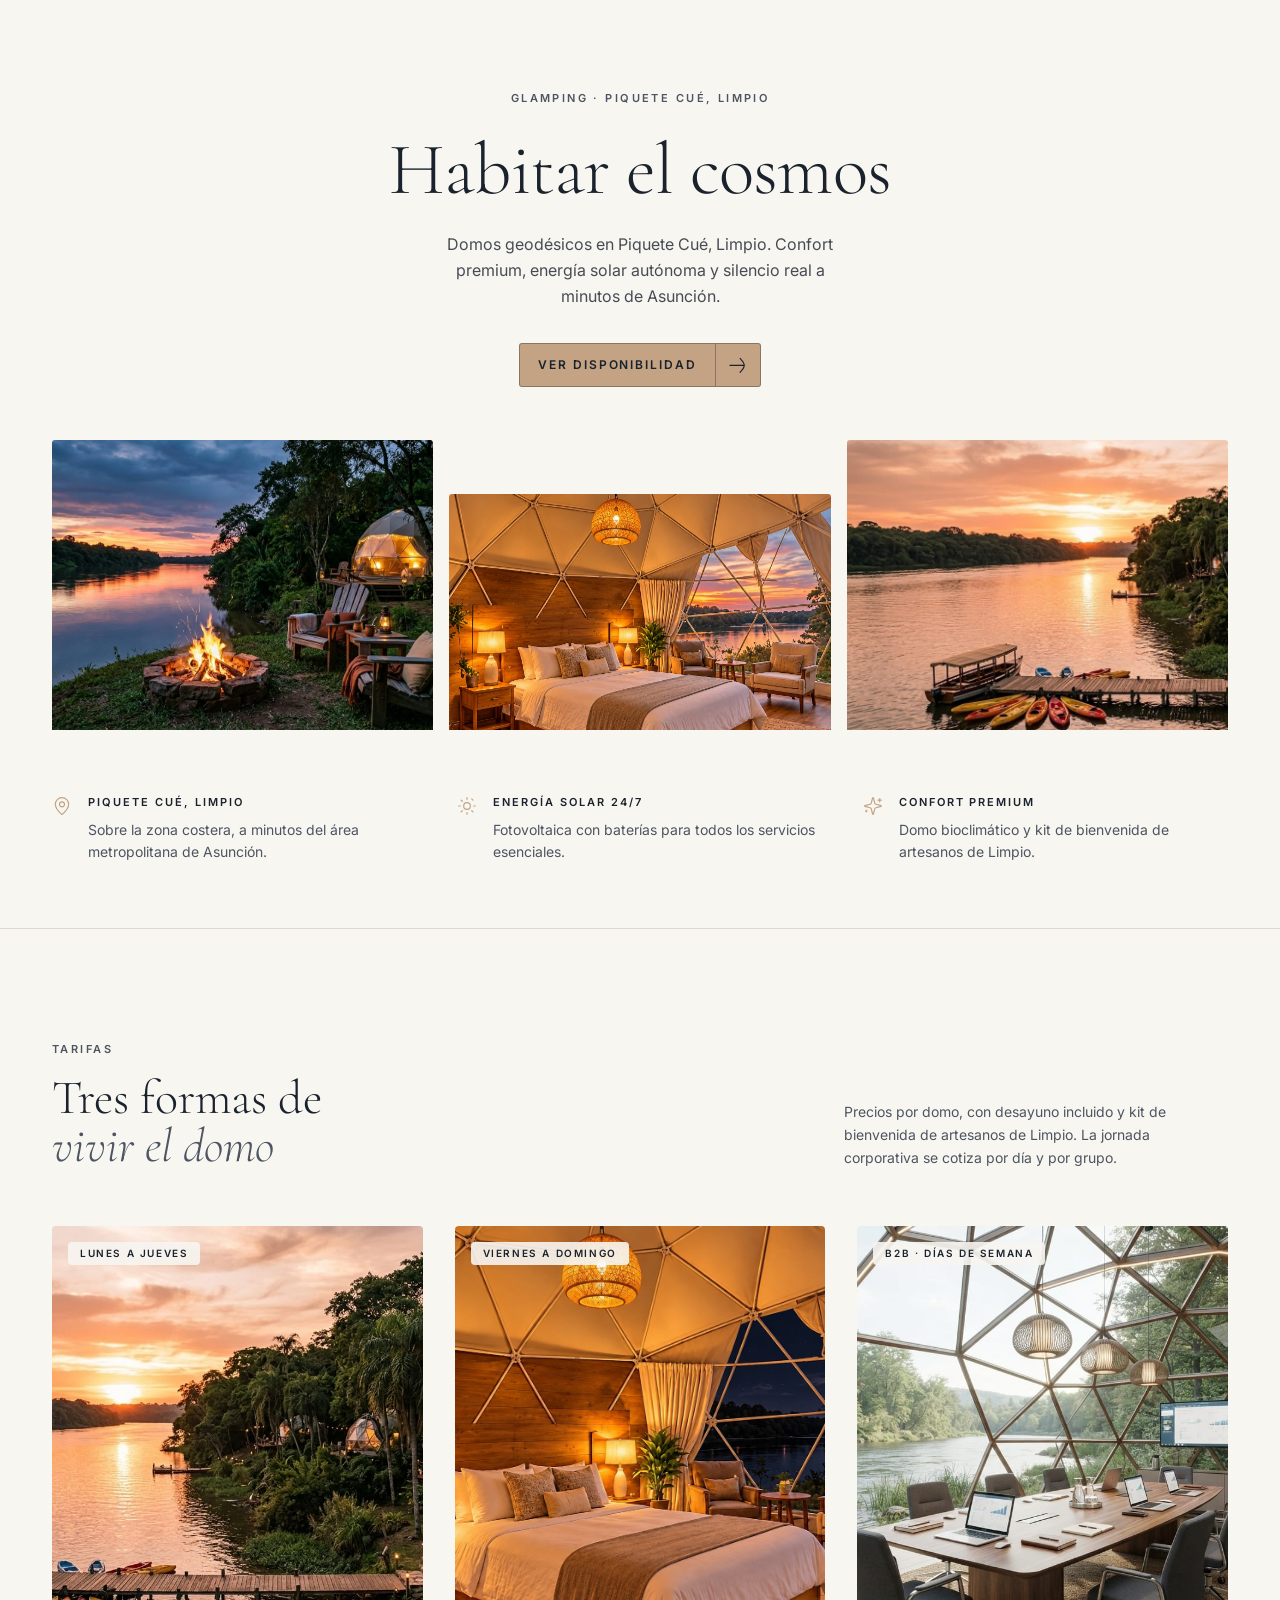
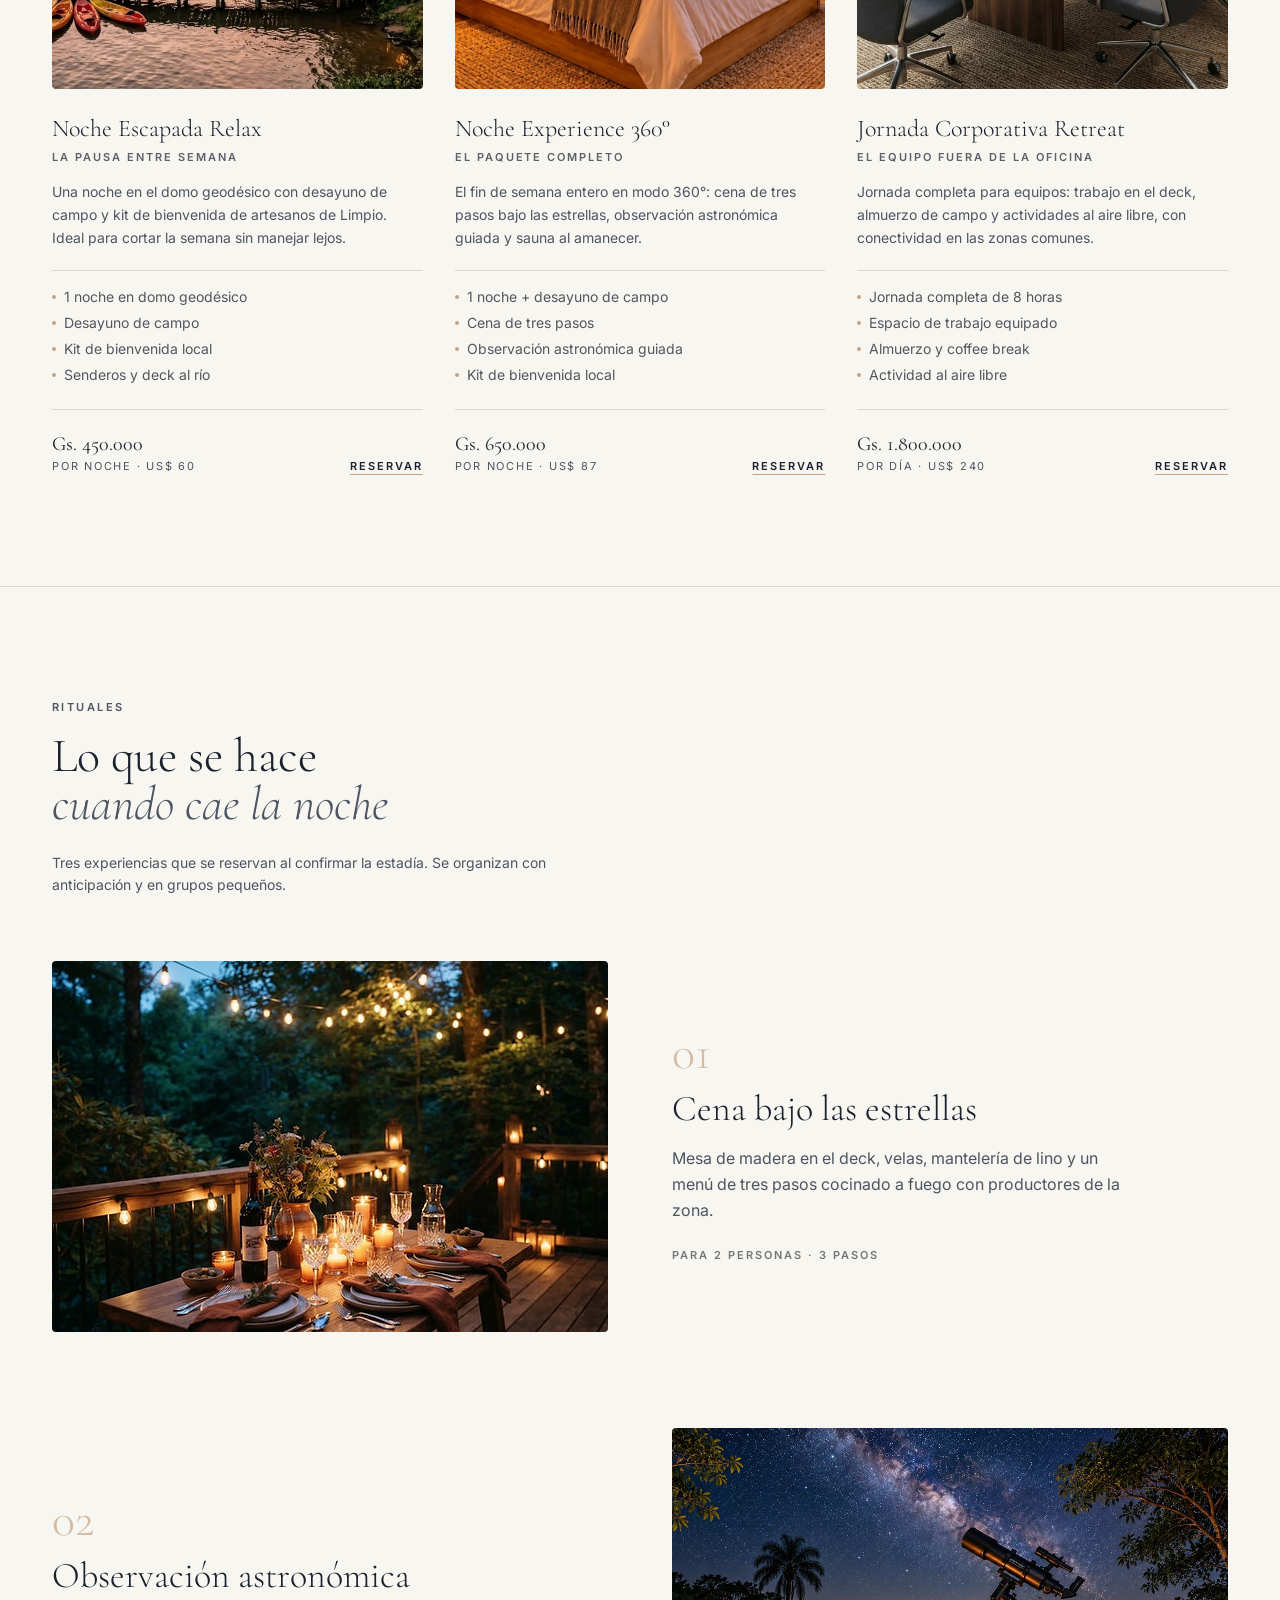
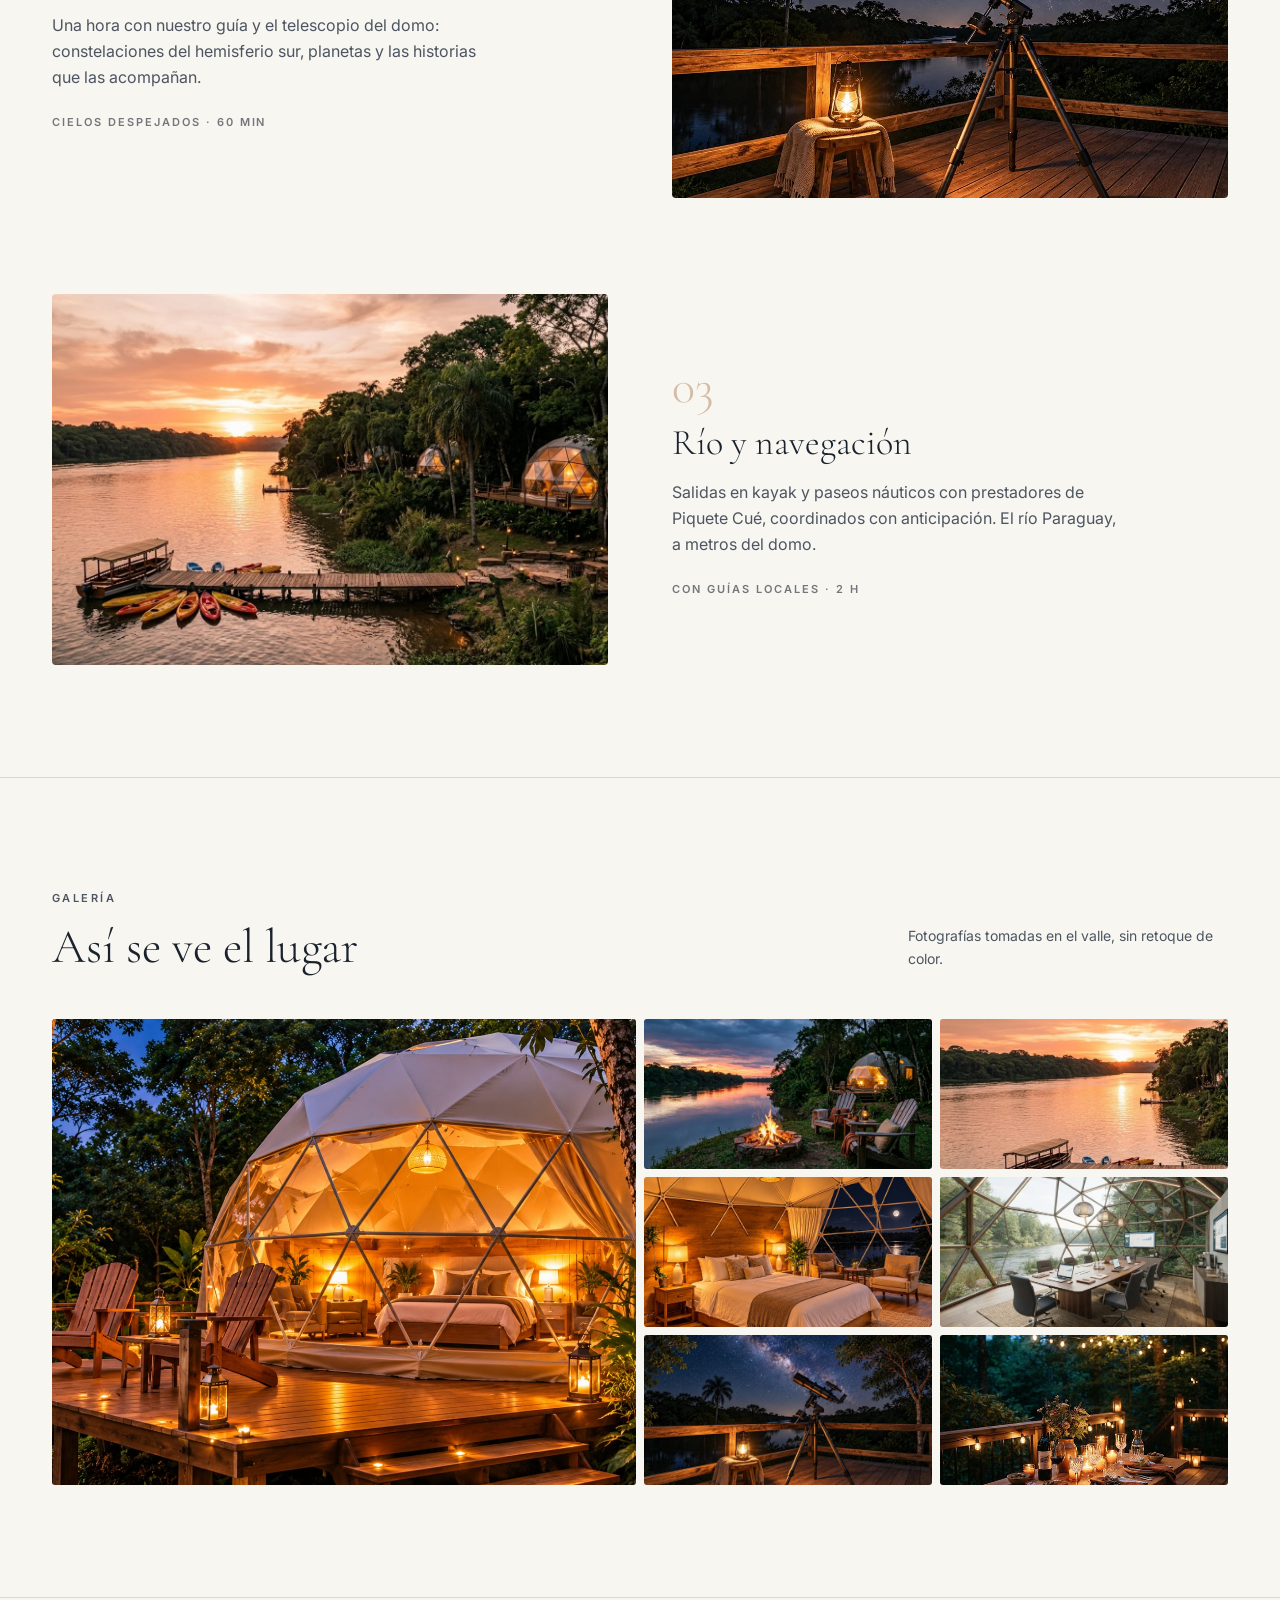
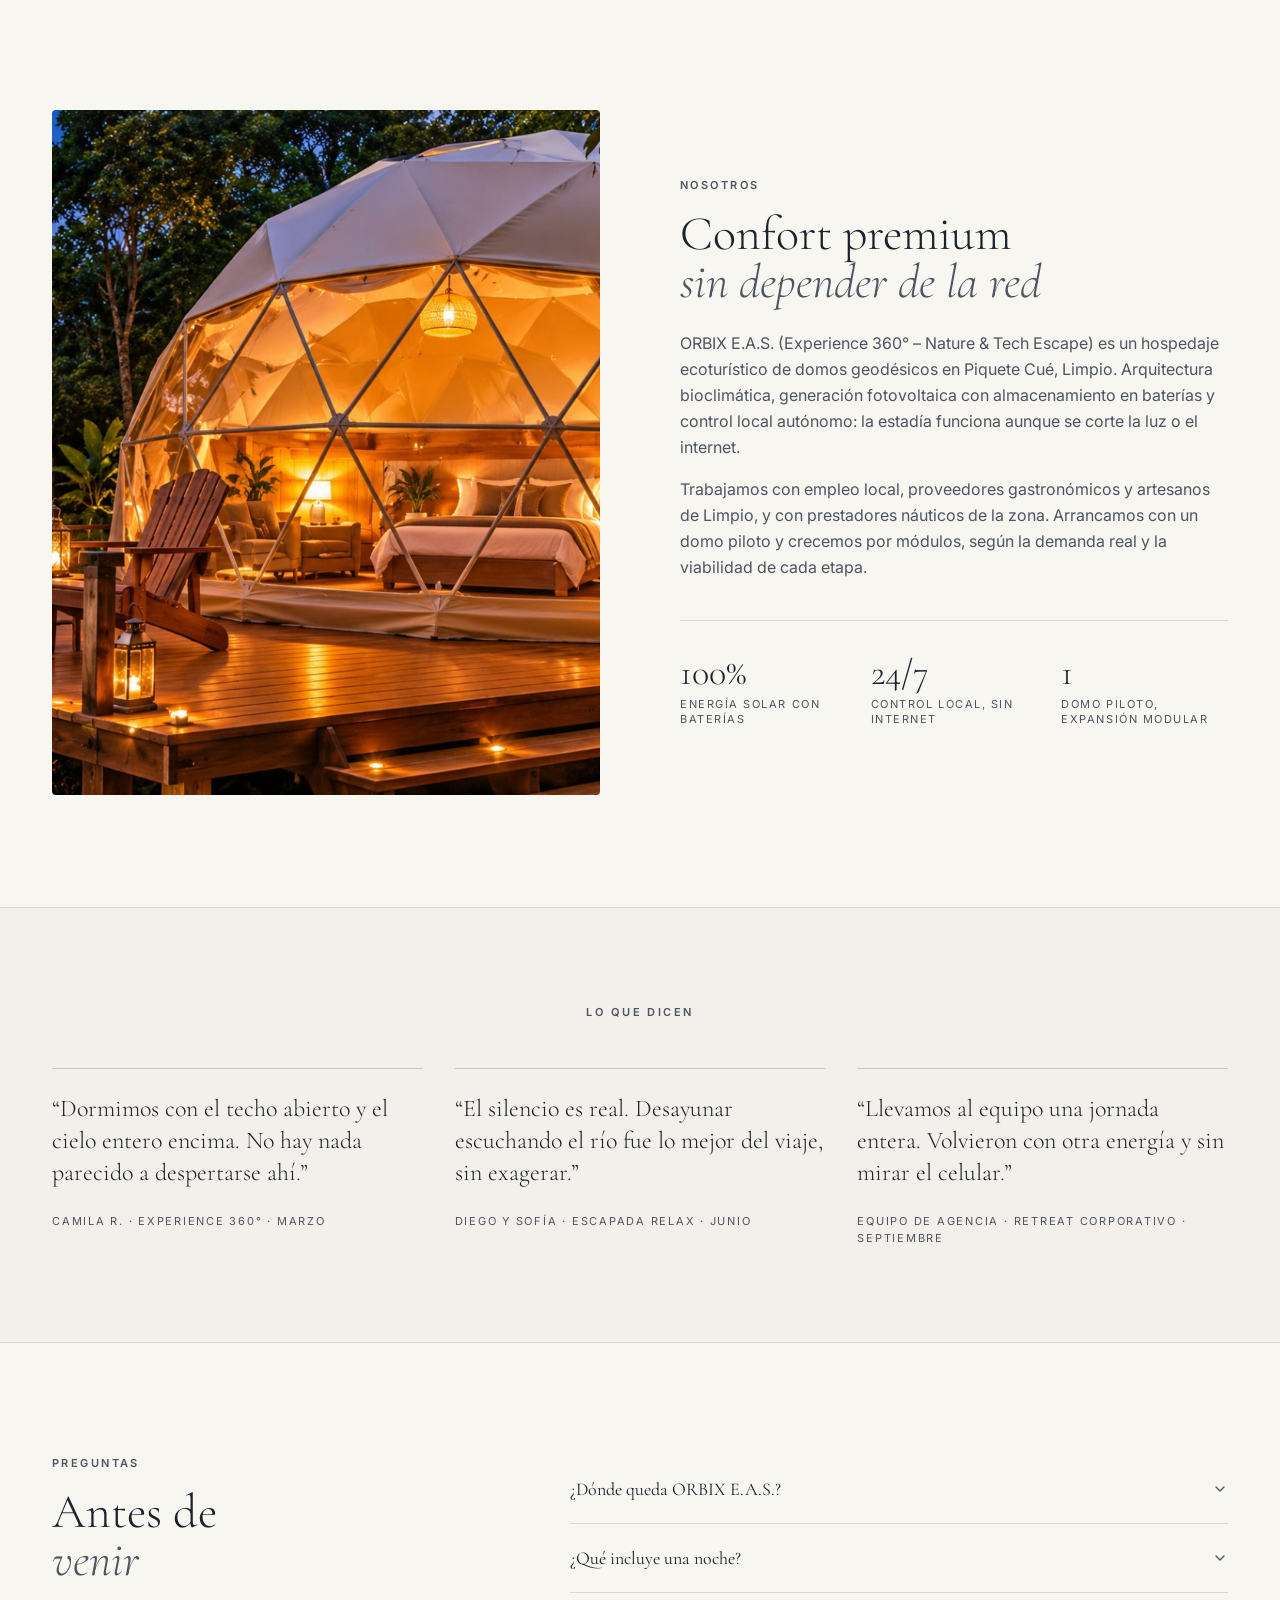
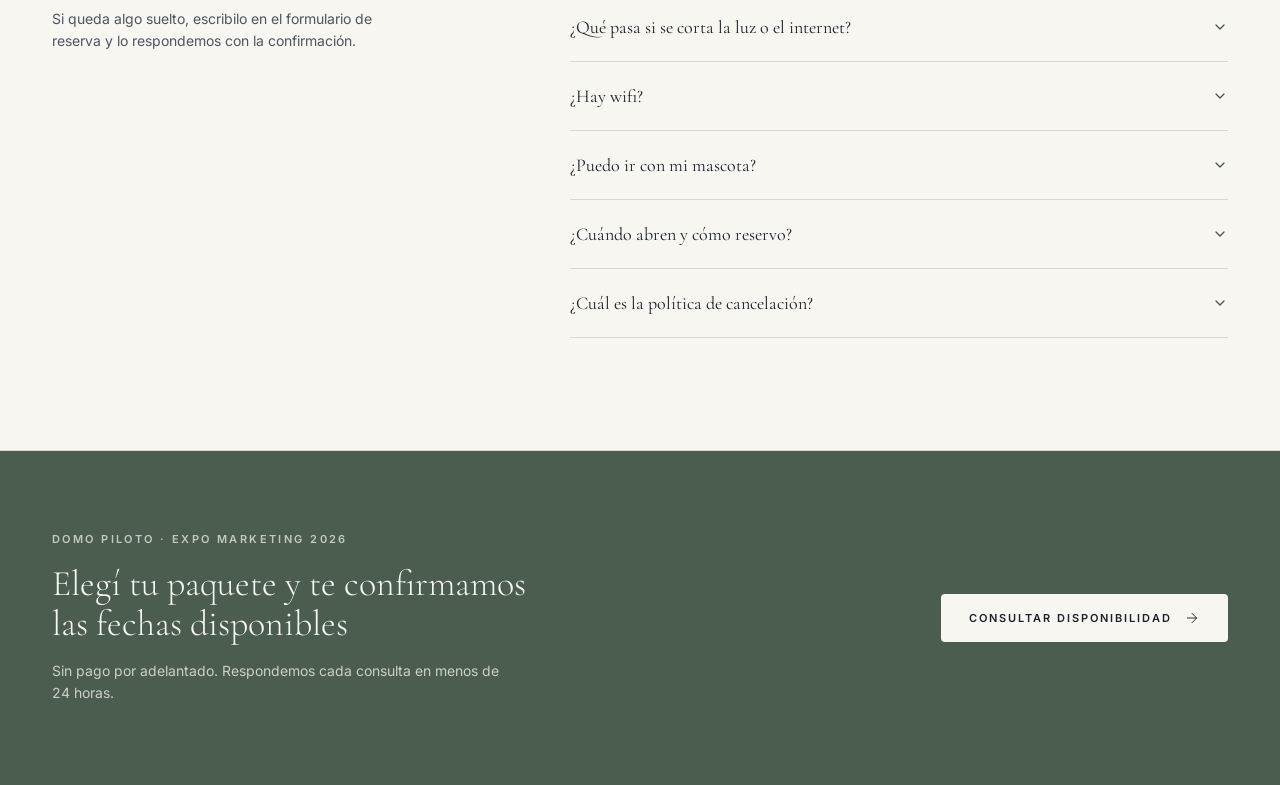
<file: index.html>
<!DOCTYPE html>
<html lang="es">
<head>
<meta charset="utf-8">
<meta name="viewport" content="width=device-width, initial-scale=1">
<title>ORBIX E.A.S. · Glamping en Piquete Cué, Limpio</title>
<meta name="description" content="Hospedaje ecoturístico en domos geodésicos en Piquete Cué, Limpio. Confort premium, energía solar autónoma y silencio a minutos de Asunción.">
<link rel="stylesheet" href="./ORBIX E.A.S. · Glamping en Piquete Cué, Limpio_files/index-BHN_kKSe.css">
<link rel="stylesheet" href="./ORBIX E.A.S. · Glamping en Piquete Cué, Limpio_files/routes-N5KJ4MRd.css">
<style>
  details.faq summary { cursor: pointer; list-style: none; }
  details.faq summary::-webkit-details-marker { display: none; }
  details.faq[open] summary svg { transform: rotate(180deg); }
  details.faq summary svg { transition: transform .2s ease; }
  .hs5-gallery { height: auto; align-items: start; overflow: visible; }
  .hs5-photo { align-self: start; }
  .hs5-photo-frame { height: clamp(220px, 24vw, 290px); }
  .hs5-img { object-fit: cover; object-position: center; }
  .orbix-gallery { display: grid; grid-template-columns: repeat(2, minmax(0, 1fr)); grid-auto-rows: 120px; gap: 8px; }
  .orbix-gallery > div { overflow: hidden; border-radius: 3px; background: hsl(var(--muted)); }
  .orbix-gallery img { width: 100%; height: 100%; object-fit: cover; display: block; }
  .orbix-gallery .tile-large { grid-column: span 2; grid-row: span 2; }
  @media (min-width: 640px) { .orbix-gallery { grid-template-columns: repeat(3, minmax(0, 1fr)); grid-auto-rows: 130px; } .orbix-gallery .tile-large { grid-column: span 1; grid-row: span 3; } }
  @media (min-width: 900px) { .orbix-gallery { grid-template-columns: repeat(4, minmax(0, 1fr)); grid-auto-rows: 150px; } .orbix-gallery .tile-large { grid-column: span 2; grid-row: span 3; } }
</style>
</head>
<body>

<section class="hs5-section hs5-anim" aria-label="Orbix EAS">
  <div class="hs5-inner">
    <div class="hs5-head">
      <p class="hs5-eyebrow">Glamping · Piquete Cué, Limpio</p>
      <h1 class="hs5-title">Habitar el cosmos</h1>
      <p class="hs5-sub">Domos geodésicos en Piquete Cué, Limpio. Confort premium, energía solar autónoma y silencio real a minutos de Asunción.</p>
      <a href="#reservas" class="hs5-btn">
        <span class="hs5-btn-label">Ver disponibilidad</span>
        <span class="hs5-btn-divider" aria-hidden="true"></span>
        <span class="hs5-btn-arrow" aria-hidden="true">
          <svg viewBox="0 0 17.4 17.4" fill="none" xmlns="http://www.w3.org/2000/svg" width="18" height="18">
            <path d="M11.3517 1.52148L14.1053 4.6806C15.9753 6.82906 15.9753 10.3126 14.1053 12.4611L11.3517 15.6202" stroke="currentColor" stroke-width="1.2" stroke-linecap="round" stroke-miterlimit="10" opacity="0.97"/>
            <path d="M15.5039 8.62988L1.07414 8.62988" stroke="currentColor" stroke-width="1.2" stroke-linecap="round" stroke-miterlimit="10"/>
          </svg>
        </span>
      </a>
    </div>
    <div class="hs5-gallery">
      <div class="hs5-photo hs5-photo--1"><figure class="hs5-photo-frame"><img class="hs5-img" src="./ORBIX E.A.S. · Glamping en Piquete Cué, Limpio_files/1.jpeg" alt="Domo geodésico iluminado en el bosque al anochecer"></figure></div>
      <div class="hs5-photo hs5-photo--2"><figure class="hs5-photo-frame"><img class="hs5-img" src="./ORBIX E.A.S. · Glamping en Piquete Cué, Limpio_files/2.jpeg" alt="Interior del domo con cama king frente al bosque"></figure></div>
      <div class="hs5-photo hs5-photo--3"><figure class="hs5-photo-frame"><img class="hs5-img" src="./ORBIX E.A.S. · Glamping en Piquete Cué, Limpio_files/3.jpeg" alt="Fogón de piedra y tazas de cerámica al atardecer"></figure></div>
    </div>
  </div>
</section>

<section class="border-b border-border">
  <div class="container-orbix grid gap-10 py-14 sm:grid-cols-3 md:py-16">
    <div class="flex gap-4">
      <svg class="mt-0.5 h-5 w-5 shrink-0 text-accent" viewBox="0 0 24 24" fill="none" stroke="currentColor" stroke-width="1.4" stroke-linecap="round" stroke-linejoin="round"><path d="M20 10c0 4.993-5.539 10.193-7.399 11.799a1 1 0 0 1-1.202 0C9.539 20.193 4 14.993 4 10a8 8 0 0 1 16 0"/><circle cx="12" cy="10" r="3"/></svg>
      <div>
        <p class="font-body text-[11px] font-semibold uppercase tracking-[0.18em] text-foreground">Piquete Cué, Limpio</p>
        <p class="mt-2 text-sm leading-relaxed text-muted-foreground">Sobre la zona costera, a minutos del área metropolitana de Asunción.</p>
      </div>
    </div>
    <div class="flex gap-4">
      <svg class="mt-0.5 h-5 w-5 shrink-0 text-accent" viewBox="0 0 24 24" fill="none" stroke="currentColor" stroke-width="1.4" stroke-linecap="round" stroke-linejoin="round"><circle cx="12" cy="12" r="4"/><path d="M12 2v2"/><path d="M12 20v2"/><path d="m4.93 4.93 1.41 1.41"/><path d="m17.66 17.66 1.41 1.41"/><path d="M2 12h2"/><path d="M20 12h2"/><path d="m6.34 17.66-1.41 1.41"/><path d="m19.07 4.93-1.41-1.41"/></svg>
      <div>
        <p class="font-body text-[11px] font-semibold uppercase tracking-[0.18em] text-foreground">Energía solar 24/7</p>
        <p class="mt-2 text-sm leading-relaxed text-muted-foreground">Fotovoltaica con baterías para todos los servicios esenciales.</p>
      </div>
    </div>
    <div class="flex gap-4">
      <svg class="mt-0.5 h-5 w-5 shrink-0 text-accent" viewBox="0 0 24 24" fill="none" stroke="currentColor" stroke-width="1.4" stroke-linecap="round" stroke-linejoin="round"><path d="M9.937 15.5A2 2 0 0 0 8.5 14.063l-6.135-1.582a.5.5 0 0 1 0-.962L8.5 9.936A2 2 0 0 0 9.937 8.5l1.582-6.135a.5.5 0 0 1 .963 0L14.063 8.5A2 2 0 0 0 15.5 9.937l6.135 1.581a.5.5 0 0 1 0 .964L15.5 14.063a2 2 0 0 0-1.437 1.437l-1.582 6.135a.5.5 0 0 1-.963 0z"/><path d="M20 3v4"/><path d="M22 5h-4"/><path d="M4 17v2"/><path d="M5 18H3"/></svg>
      <div>
        <p class="font-body text-[11px] font-semibold uppercase tracking-[0.18em] text-foreground">Confort premium</p>
        <p class="mt-2 text-sm leading-relaxed text-muted-foreground">Domo bioclimático y kit de bienvenida de artesanos de Limpio.</p>
      </div>
    </div>
  </div>
</section>

<section id="tarifas" class="scroll-mt-24 border-b border-border">
  <div class="container-orbix py-20 md:py-28">
    <div class="flex flex-col gap-6 md:flex-row md:items-end md:justify-between">
      <div class="max-w-xl">
        <p class="eyebrow">Tarifas</p>
        <h2 class="mt-4 font-heading text-4xl font-light leading-tight md:text-5xl">Tres formas de<span class="block italic text-muted-foreground">vivir el domo</span></h2>
      </div>
      <p class="max-w-sm text-sm leading-relaxed text-muted-foreground">Precios por domo, con desayuno incluido y kit de bienvenida de artesanos de Limpio. La jornada corporativa se cotiza por día y por grupo.</p>
    </div>

    <div class="mt-14 grid gap-10 md:grid-cols-3 md:gap-8">

      <article class="group flex flex-col">
        <div class="relative overflow-hidden rounded-sm bg-muted">
          <img class="aspect-[4/5] w-full object-cover transition-transform duration-700 group-hover:scale-[1.03]" src="./ORBIX E.A.S. · Glamping en Piquete Cué, Limpio_files/1-2.jpeg" alt="Noche Escapada Relax en ORBIX E.A.S.">
          <span class="absolute left-4 top-4 rounded-sm bg-background/90 px-3 py-1 font-body text-[10px] font-semibold uppercase tracking-[0.16em] text-foreground">Lunes a jueves</span>
        </div>
        <h3 class="mt-6 font-heading text-2xl font-light">Noche Escapada Relax</h3>
        <p class="mt-1 font-body text-[11px] font-semibold uppercase tracking-[0.18em] text-accent-foreground/70">La pausa entre semana</p>
        <p class="mt-4 text-sm leading-relaxed text-muted-foreground">Una noche en el domo geodésico con desayuno de campo y kit de bienvenida de artesanos de Limpio. Ideal para cortar la semana sin manejar lejos.</p>
        <ul class="mt-5 space-y-1.5 border-t border-border pt-4 text-sm text-foreground/75">
          <li class="flex items-center gap-2"><span class="h-1 w-1 rounded-full bg-accent"></span>1 noche en domo geodésico</li>
          <li class="flex items-center gap-2"><span class="h-1 w-1 rounded-full bg-accent"></span>Desayuno de campo</li>
          <li class="flex items-center gap-2"><span class="h-1 w-1 rounded-full bg-accent"></span>Kit de bienvenida local</li>
          <li class="flex items-center gap-2"><span class="h-1 w-1 rounded-full bg-accent"></span>Senderos y deck al río</li>
        </ul>
        <div class="mt-auto flex items-end justify-between border-t border-border pt-5 md:mt-6">
          <div><p class="font-heading text-xl">Gs. 450.000</p><p class="text-[11px] uppercase tracking-[0.16em] text-muted-foreground">por noche · US$ 60</p></div>
          <a href="#reservas" class="font-body text-[11px] font-semibold uppercase tracking-[0.18em] text-foreground underline decoration-accent decoration-1 underline-offset-4 hover:text-primary">Reservar</a>
        </div>
      </article>

      <article class="group flex flex-col">
        <div class="relative overflow-hidden rounded-sm bg-muted">
          <img class="aspect-[4/5] w-full object-cover transition-transform duration-700 group-hover:scale-[1.03]" src="./ORBIX E.A.S. · Glamping en Piquete Cué, Limpio_files/2-2.jpeg" alt="Noche Experience 360° en ORBIX E.A.S.">
          <span class="absolute left-4 top-4 rounded-sm bg-background/90 px-3 py-1 font-body text-[10px] font-semibold uppercase tracking-[0.16em] text-foreground">Viernes a domingo</span>
        </div>
        <h3 class="mt-6 font-heading text-2xl font-light">Noche Experience 360°</h3>
        <p class="mt-1 font-body text-[11px] font-semibold uppercase tracking-[0.18em] text-accent-foreground/70">El paquete completo</p>
        <p class="mt-4 text-sm leading-relaxed text-muted-foreground">El fin de semana entero en modo 360°: cena de tres pasos bajo las estrellas, observación astronómica guiada y sauna al amanecer.</p>
        <ul class="mt-5 space-y-1.5 border-t border-border pt-4 text-sm text-foreground/75">
          <li class="flex items-center gap-2"><span class="h-1 w-1 rounded-full bg-accent"></span>1 noche + desayuno de campo</li>
          <li class="flex items-center gap-2"><span class="h-1 w-1 rounded-full bg-accent"></span>Cena de tres pasos</li>
          <li class="flex items-center gap-2"><span class="h-1 w-1 rounded-full bg-accent"></span>Observación astronómica guiada</li>
          <li class="flex items-center gap-2"><span class="h-1 w-1 rounded-full bg-accent"></span>Kit de bienvenida local</li>
        </ul>
        <div class="mt-auto flex items-end justify-between border-t border-border pt-5 md:mt-6">
          <div><p class="font-heading text-xl">Gs. 650.000</p><p class="text-[11px] uppercase tracking-[0.16em] text-muted-foreground">por noche · US$ 87</p></div>
          <a href="#reservas" class="font-body text-[11px] font-semibold uppercase tracking-[0.18em] text-foreground underline decoration-accent decoration-1 underline-offset-4 hover:text-primary">Reservar</a>
        </div>
      </article>

      <article class="group flex flex-col">
        <div class="relative overflow-hidden rounded-sm bg-muted">
          <img class="aspect-[4/5] w-full object-cover transition-transform duration-700 group-hover:scale-[1.03]" src="./ORBIX E.A.S. · Glamping en Piquete Cué, Limpio_files/3-2.jpeg" alt="Jornada Corporativa Retreat en ORBIX E.A.S.">
          <span class="absolute left-4 top-4 rounded-sm bg-background/90 px-3 py-1 font-body text-[10px] font-semibold uppercase tracking-[0.16em] text-foreground">B2B · días de semana</span>
        </div>
        <h3 class="mt-6 font-heading text-2xl font-light">Jornada Corporativa Retreat</h3>
        <p class="mt-1 font-body text-[11px] font-semibold uppercase tracking-[0.18em] text-accent-foreground/70">El equipo fuera de la oficina</p>
        <p class="mt-4 text-sm leading-relaxed text-muted-foreground">Jornada completa para equipos: trabajo en el deck, almuerzo de campo y actividades al aire libre, con conectividad en las zonas comunes.</p>
        <ul class="mt-5 space-y-1.5 border-t border-border pt-4 text-sm text-foreground/75">
          <li class="flex items-center gap-2"><span class="h-1 w-1 rounded-full bg-accent"></span>Jornada completa de 8 horas</li>
          <li class="flex items-center gap-2"><span class="h-1 w-1 rounded-full bg-accent"></span>Espacio de trabajo equipado</li>
          <li class="flex items-center gap-2"><span class="h-1 w-1 rounded-full bg-accent"></span>Almuerzo y coffee break</li>
          <li class="flex items-center gap-2"><span class="h-1 w-1 rounded-full bg-accent"></span>Actividad al aire libre</li>
        </ul>
        <div class="mt-auto flex items-end justify-between border-t border-border pt-5 md:mt-6">
          <div><p class="font-heading text-xl">Gs. 1.800.000</p><p class="text-[11px] uppercase tracking-[0.16em] text-muted-foreground">por día · US$ 240</p></div>
          <a href="#reservas" class="font-body text-[11px] font-semibold uppercase tracking-[0.18em] text-foreground underline decoration-accent decoration-1 underline-offset-4 hover:text-primary">Reservar</a>
        </div>
      </article>

    </div>
  </div>
</section>

<section id="experiencias" class="scroll-mt-24 border-b border-border">
  <div class="container-orbix py-20 md:py-28">
    <div class="max-w-xl">
      <p class="eyebrow">Rituales</p>
      <h2 class="mt-4 font-heading text-4xl font-light leading-tight md:text-5xl">Lo que se hace<span class="block italic text-muted-foreground">cuando cae la noche</span></h2>
      <p class="mt-6 text-sm leading-relaxed text-muted-foreground">Tres experiencias que se reservan al confirmar la estadía. Se organizan con anticipación y en grupos pequeños.</p>
    </div>

    <div class="mt-16 space-y-16 md:space-y-24">

      <div class="grid items-center gap-8 md:grid-cols-2 md:gap-16">
        <div class="overflow-hidden rounded-sm bg-muted"><img class="aspect-[3/2] w-full object-cover" src="./ORBIX E.A.S. · Glamping en Piquete Cué, Limpio_files/972a2d8d2_generated_image(1).png" alt="Cena bajo las estrellas"></div>
        <div>
          <p class="font-heading text-5xl font-light text-accent/70">01</p>
          <h3 class="mt-3 font-heading text-3xl font-light md:text-4xl">Cena bajo las estrellas</h3>
          <p class="mt-4 max-w-md text-base leading-relaxed text-muted-foreground">Mesa de madera en el deck, velas, mantelería de lino y un menú de tres pasos cocinado a fuego con productores de la zona.</p>
          <p class="mt-6 font-body text-[11px] font-semibold uppercase tracking-[0.18em] text-foreground/60">Para 2 personas · 3 pasos</p>
        </div>
      </div>

      <div class="grid items-center gap-8 md:grid-cols-2 md:gap-16 md:[&>*:first-child]:order-2">
        <div class="overflow-hidden rounded-sm bg-muted"><img class="aspect-[3/2] w-full object-cover" src="./ORBIX E.A.S. · Glamping en Piquete Cué, Limpio_files/1-3.jpeg" alt="Observación astronómica"></div>
        <div>
          <p class="font-heading text-5xl font-light text-accent/70">02</p>
          <h3 class="mt-3 font-heading text-3xl font-light md:text-4xl">Observación astronómica</h3>
          <p class="mt-4 max-w-md text-base leading-relaxed text-muted-foreground">Una hora con nuestro guía y el telescopio del domo: constelaciones del hemisferio sur, planetas y las historias que las acompañan.</p>
          <p class="mt-6 font-body text-[11px] font-semibold uppercase tracking-[0.18em] text-foreground/60">Cielos despejados · 60 min</p>
        </div>
      </div>

      <div class="grid items-center gap-8 md:grid-cols-2 md:gap-16">
        <div class="overflow-hidden rounded-sm bg-muted"><img class="aspect-[3/2] w-full object-cover" src="./ORBIX E.A.S. · Glamping en Piquete Cué, Limpio_files/2-3.jpeg" alt="Río y navegación"></div>
        <div>
          <p class="font-heading text-5xl font-light text-accent/70">03</p>
          <h3 class="mt-3 font-heading text-3xl font-light md:text-4xl">Río y navegación</h3>
          <p class="mt-4 max-w-md text-base leading-relaxed text-muted-foreground">Salidas en kayak y paseos náuticos con prestadores de Piquete Cué, coordinados con anticipación. El río Paraguay, a metros del domo.</p>
          <p class="mt-6 font-body text-[11px] font-semibold uppercase tracking-[0.18em] text-foreground/60">Con guías locales · 2 h</p>
        </div>
      </div>

    </div>
  </div>
</section>

<section id="galeria" class="scroll-mt-24 border-b border-border">
  <div class="container-orbix py-20 md:py-28">
    <div class="flex flex-col gap-4 sm:flex-row sm:items-end sm:justify-between">
      <div>
        <p class="eyebrow">Galería</p>
        <h2 class="mt-4 font-heading text-4xl font-light md:text-5xl">Así se ve el lugar</h2>
      </div>
      <p class="max-w-xs text-sm leading-relaxed text-muted-foreground">Fotografías tomadas en el valle, sin retoque de color.</p>
    </div>
    <div class="mt-12 orbix-gallery">
      <div class="tile-large"><img src="./ORBIX E.A.S. · Glamping en Piquete Cué, Limpio_files/1-4.jpeg" alt="Vista principal del domo geodésico en el valle"></div>
      <div class="tile"><img src="./ORBIX E.A.S. · Glamping en Piquete Cué, Limpio_files/1.jpeg" alt="Domo geodésico iluminado en el bosque al anochecer"></div>
      <div class="tile"><img src="./ORBIX E.A.S. · Glamping en Piquete Cué, Limpio_files/3.jpeg" alt="Fogón de piedra y tazas de cerámica al atardecer"></div>
      <div class="tile"><img src="./ORBIX E.A.S. · Glamping en Piquete Cué, Limpio_files/2-2.jpeg" alt="Interior del domo"></div>
      <div class="tile"><img src="./ORBIX E.A.S. · Glamping en Piquete Cué, Limpio_files/3-2.jpeg" alt="Detalle del fogón y el bosque"></div>
      <div class="tile"><img src="./ORBIX E.A.S. · Glamping en Piquete Cué, Limpio_files/1-3.jpeg" alt="Paisaje del valle"></div>
      <div class="tile"><img src="./ORBIX E.A.S. · Glamping en Piquete Cué, Limpio_files/972a2d8d2_generated_image(1).png" alt="Cena bajo las estrellas"></div>
    </div>
  </div>
</section>

<section id="nosotros" class="scroll-mt-24 border-b border-border">
  <div class="container-orbix grid items-center gap-12 py-20 md:grid-cols-2 md:gap-20 md:py-28">
    <div class="overflow-hidden rounded-sm bg-muted"><img class="aspect-[4/5] w-full object-cover" src="./ORBIX E.A.S. · Glamping en Piquete Cué, Limpio_files/1-4.jpeg" alt="Vista aérea del predio en Piquete Cué, Limpio"></div>
    <div>
      <p class="eyebrow">Nosotros</p>
      <h2 class="mt-4 font-heading text-4xl font-light leading-tight md:text-5xl">Confort premium<span class="block italic text-muted-foreground">sin depender de la red</span></h2>
      <div class="mt-6 space-y-4 text-base leading-relaxed text-muted-foreground">
        <p>ORBIX E.A.S. (Experience 360° – Nature &amp; Tech Escape) es un hospedaje ecoturístico de domos geodésicos en Piquete Cué, Limpio. Arquitectura bioclimática, generación fotovoltaica con almacenamiento en baterías y control local autónomo: la estadía funciona aunque se corte la luz o el internet.</p>
        <p>Trabajamos con empleo local, proveedores gastronómicos y artesanos de Limpio, y con prestadores náuticos de la zona. Arrancamos con un domo piloto y crecemos por módulos, según la demanda real y la viabilidad de cada etapa.</p>
      </div>
      <div class="mt-10 grid grid-cols-3 gap-6 border-t border-border pt-8">
        <div><p class="font-heading text-3xl font-light md:text-4xl">100%</p><p class="mt-1 text-[11px] uppercase leading-snug tracking-[0.14em] text-muted-foreground">energía solar con baterías</p></div>
        <div><p class="font-heading text-3xl font-light md:text-4xl">24/7</p><p class="mt-1 text-[11px] uppercase leading-snug tracking-[0.14em] text-muted-foreground">control local, sin internet</p></div>
        <div><p class="font-heading text-3xl font-light md:text-4xl">1</p><p class="mt-1 text-[11px] uppercase leading-snug tracking-[0.14em] text-muted-foreground">domo piloto, expansión modular</p></div>
      </div>
    </div>
  </div>
</section>

<section class="border-b border-border bg-secondary/40">
  <div class="container-orbix py-20 md:py-24">
    <p class="eyebrow text-center">Lo que dicen</p>
    <div class="mt-12 grid gap-8 md:grid-cols-3">
      <figure class="flex flex-col border-t border-accent/60 pt-6"><blockquote class="font-heading text-xl font-light leading-snug text-foreground md:text-2xl">“Dormimos con el techo abierto y el cielo entero encima. No hay nada parecido a despertarse ahí.”</blockquote><figcaption class="mt-6 text-[11px] uppercase tracking-[0.16em] text-muted-foreground">Camila R. · Experience 360° · marzo</figcaption></figure>
      <figure class="flex flex-col border-t border-accent/60 pt-6"><blockquote class="font-heading text-xl font-light leading-snug text-foreground md:text-2xl">“El silencio es real. Desayunar escuchando el río fue lo mejor del viaje, sin exagerar.”</blockquote><figcaption class="mt-6 text-[11px] uppercase tracking-[0.16em] text-muted-foreground">Diego y Sofía · Escapada Relax · junio</figcaption></figure>
      <figure class="flex flex-col border-t border-accent/60 pt-6"><blockquote class="font-heading text-xl font-light leading-snug text-foreground md:text-2xl">“Llevamos al equipo una jornada entera. Volvieron con otra energía y sin mirar el celular.”</blockquote><figcaption class="mt-6 text-[11px] uppercase tracking-[0.16em] text-muted-foreground">Equipo de agencia · Retreat corporativo · septiembre</figcaption></figure>
    </div>
  </div>
</section>

<section id="preguntas" class="scroll-mt-24 border-b border-border">
  <div class="container-orbix grid gap-12 py-20 md:grid-cols-[0.8fr_1.2fr] md:gap-20 md:py-28">
    <div>
      <p class="eyebrow">Preguntas</p>
      <h2 class="mt-4 font-heading text-4xl font-light leading-tight md:text-5xl">Antes de<span class="block italic text-muted-foreground">venir</span></h2>
      <p class="mt-6 max-w-xs text-sm leading-relaxed text-muted-foreground">Si queda algo suelto, escribilo en el formulario de reserva y lo respondemos con la confirmación.</p>
    </div>
    <div class="w-full">
      <details class="faq border-b border-border"><summary class="flex flex-1 items-center justify-between py-5 text-left font-heading text-lg font-normal"><span>¿Dónde queda ORBIX E.A.S.?</span><svg class="h-4 w-4 shrink-0 text-muted-foreground" viewBox="0 0 24 24" fill="none" stroke="currentColor" stroke-width="2" stroke-linecap="round" stroke-linejoin="round"><path d="m6 9 6 6 6-6"/></svg></summary><p class="pb-5 text-sm leading-relaxed text-muted-foreground">En Piquete Cué, Limpio, Departamento Central, sobre la zona costera. Está a minutos del área metropolitana de Asunción: la idea es escaparse sin hacer un viaje largo.</p></details>
      <details class="faq border-b border-border"><summary class="flex flex-1 items-center justify-between py-5 text-left font-heading text-lg font-normal"><span>¿Qué incluye una noche?</span><svg class="h-4 w-4 shrink-0 text-muted-foreground" viewBox="0 0 24 24" fill="none" stroke="currentColor" stroke-width="2" stroke-linecap="round" stroke-linejoin="round"><path d="m6 9 6 6 6-6"/></svg></summary><p class="pb-5 text-sm leading-relaxed text-muted-foreground">El domo geodésico, desayuno de campo, kit de bienvenida con productos de artesanos de Limpio, ropa de cama y toallas, y acceso a los senderos y al deck. Las experiencias dependen del paquete elegido.</p></details>
      <details class="faq border-b border-border"><summary class="flex flex-1 items-center justify-between py-5 text-left font-heading text-lg font-normal"><span>¿Qué pasa si se corta la luz o el internet?</span><svg class="h-4 w-4 shrink-0 text-muted-foreground" viewBox="0 0 24 24" fill="none" stroke="currentColor" stroke-width="2" stroke-linecap="round" stroke-linejoin="round"><path d="m6 9 6 6 6-6"/></svg></summary><p class="pb-5 text-sm leading-relaxed text-muted-foreground">Nada. El complejo funciona con generación fotovoltaica y almacenamiento en baterías, y el control de iluminación, climatización y accesos es local: no depende de internet ni de la red pública.</p></details>
      <details class="faq border-b border-border"><summary class="flex flex-1 items-center justify-between py-5 text-left font-heading text-lg font-normal"><span>¿Hay wifi?</span><svg class="h-4 w-4 shrink-0 text-muted-foreground" viewBox="0 0 24 24" fill="none" stroke="currentColor" stroke-width="2" stroke-linecap="round" stroke-linejoin="round"><path d="m6 9 6 6 6-6"/></svg></summary><p class="pb-5 text-sm leading-relaxed text-muted-foreground">Sí, en las zonas comunes. Los domos están pensados para desconectar: la señal es baja y no llega a todos lados.</p></details>
      <details class="faq border-b border-border"><summary class="flex flex-1 items-center justify-between py-5 text-left font-heading text-lg font-normal"><span>¿Puedo ir con mi mascota?</span><svg class="h-4 w-4 shrink-0 text-muted-foreground" viewBox="0 0 24 24" fill="none" stroke="currentColor" stroke-width="2" stroke-linecap="round" stroke-linejoin="round"><path d="m6 9 6 6 6-6"/></svg></summary><p class="pb-5 text-sm leading-relaxed text-muted-foreground">Consultanos al reservar y lo coordinamos según la ocupación del domo. Pedimos que no suba a la cama y que esté acompañada en todo momento.</p></details>
      <details class="faq border-b border-border"><summary class="flex flex-1 items-center justify-between py-5 text-left font-heading text-lg font-normal"><span>¿Cuándo abren y cómo reservo?</span><svg class="h-4 w-4 shrink-0 text-muted-foreground" viewBox="0 0 24 24" fill="none" stroke="currentColor" stroke-width="2" stroke-linecap="round" stroke-linejoin="round"><path d="m6 9 6 6 6-6"/></svg></summary><p class="pb-5 text-sm leading-relaxed text-muted-foreground">Presentamos el domo piloto en Expo Marketing 2026. Las consultas que llegan por el sitio se confirman por orden de recepción y te avisamos apenas haya fechas disponibles.</p></details>
      <details class="faq border-b border-border"><summary class="flex flex-1 items-center justify-between py-5 text-left font-heading text-lg font-normal"><span>¿Cuál es la política de cancelación?</span><svg class="h-4 w-4 shrink-0 text-muted-foreground" viewBox="0 0 24 24" fill="none" stroke="currentColor" stroke-width="2" stroke-linecap="round" stroke-linejoin="round"><path d="m6 9 6 6 6-6"/></svg></summary><p class="pb-5 text-sm leading-relaxed text-muted-foreground">Sin cargo hasta 7 días antes de la llegada. Dentro de esos 7 días, ofrecemos cambiar la fecha una vez dentro de los siguientes 6 meses.</p></details>
    </div>
  </div>
</section>

<section id="reservas" class="bg-primary text-primary-foreground">
  <div class="container-orbix flex flex-col items-start gap-8 py-16 md:flex-row md:items-center md:justify-between md:py-20">
    <div>
      <p class="font-body text-[11px] font-semibold uppercase tracking-[0.22em] text-primary-foreground/70">Domo piloto · Expo Marketing 2026</p>
      <h2 class="mt-4 max-w-lg font-heading text-3xl font-light leading-tight md:text-4xl">Elegí tu paquete y te confirmamos las fechas disponibles</h2>
      <p class="mt-4 max-w-md text-sm leading-relaxed text-primary-foreground/75">Sin pago por adelantado. Respondemos cada consulta en menos de 24 horas.</p>
    </div>
    <a href="#tarifas" class="inline-flex items-center gap-3 rounded-sm bg-background px-7 py-4 font-body text-[11px] font-semibold uppercase tracking-[0.18em] text-foreground transition-colors hover:bg-accent hover:text-accent-foreground">Consultar disponibilidad<svg class="h-4 w-4" viewBox="0 0 24 24" fill="none" stroke="currentColor" stroke-width="1.4" stroke-linecap="round" stroke-linejoin="round"><path d="M5 12h14"/><path d="m12 5 7 7-7 7"/></svg></a>
  </div>
</section>

</body>
</html>
</file>
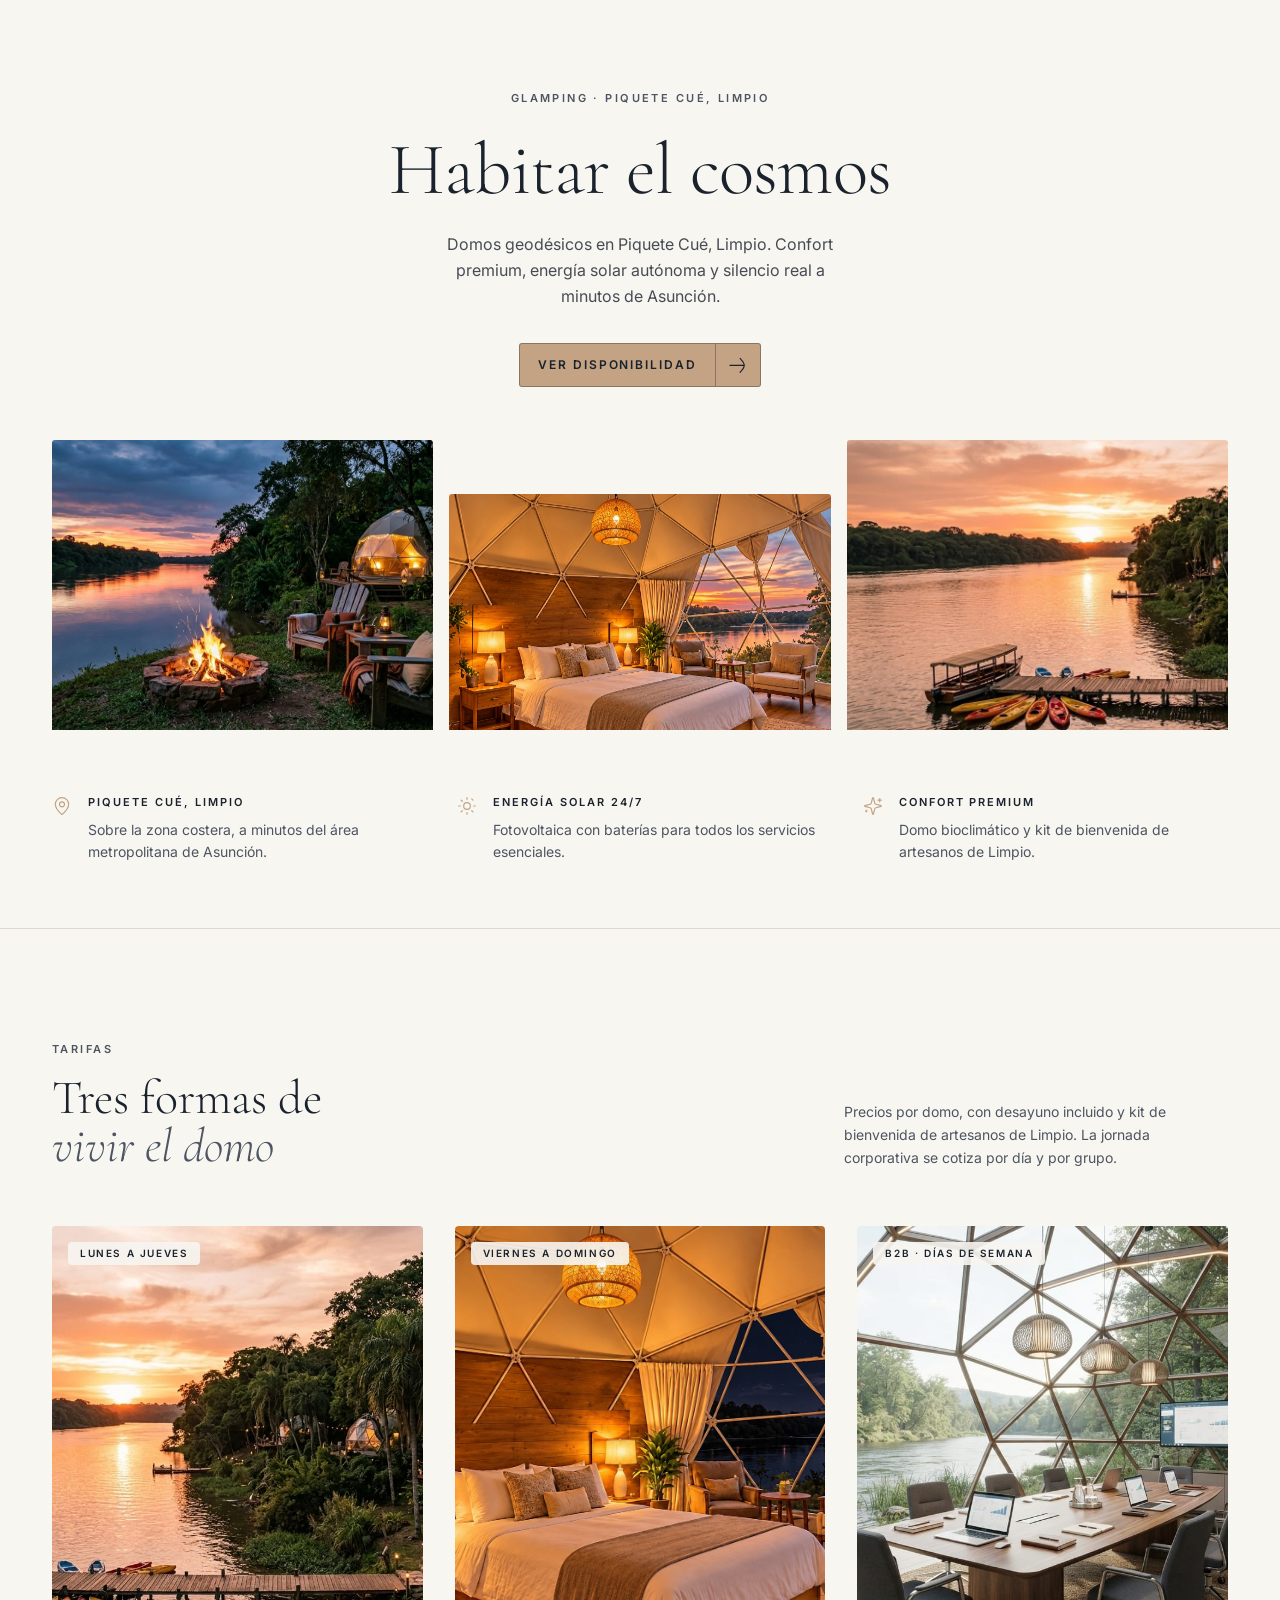
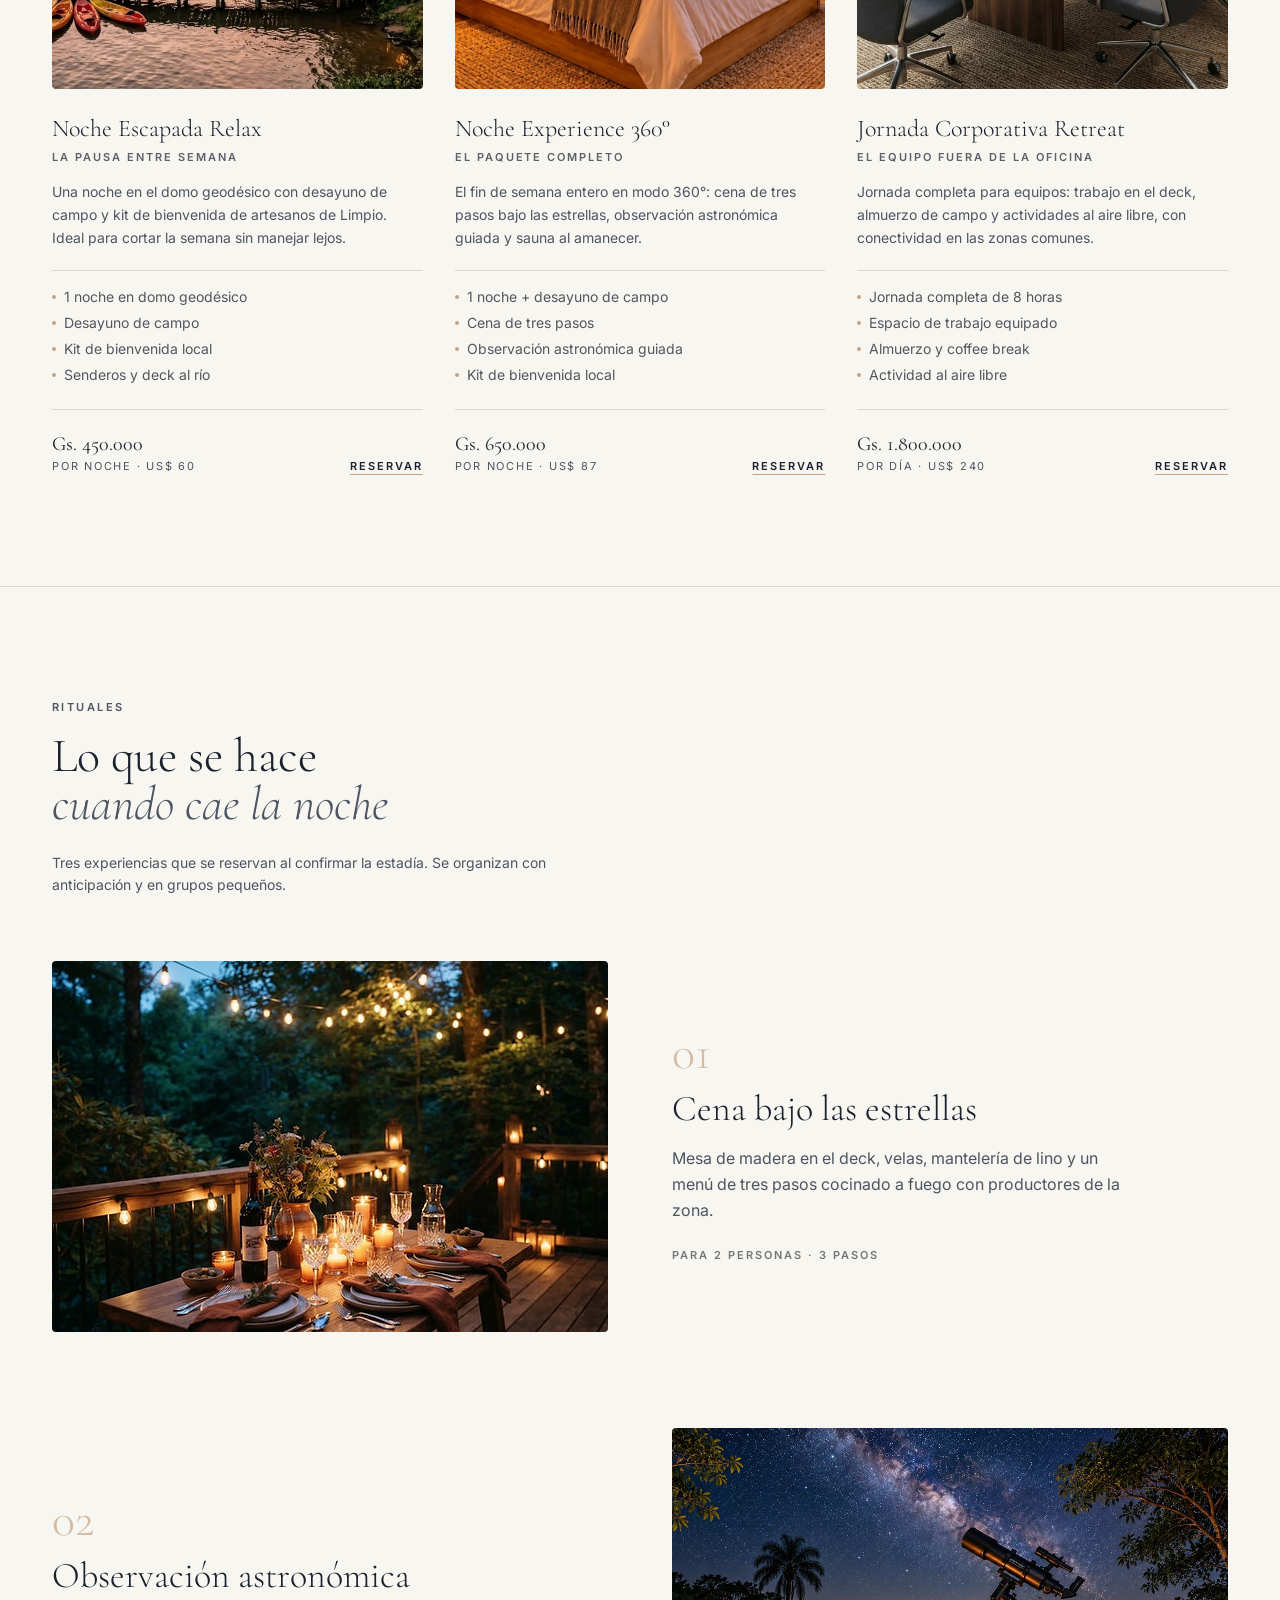
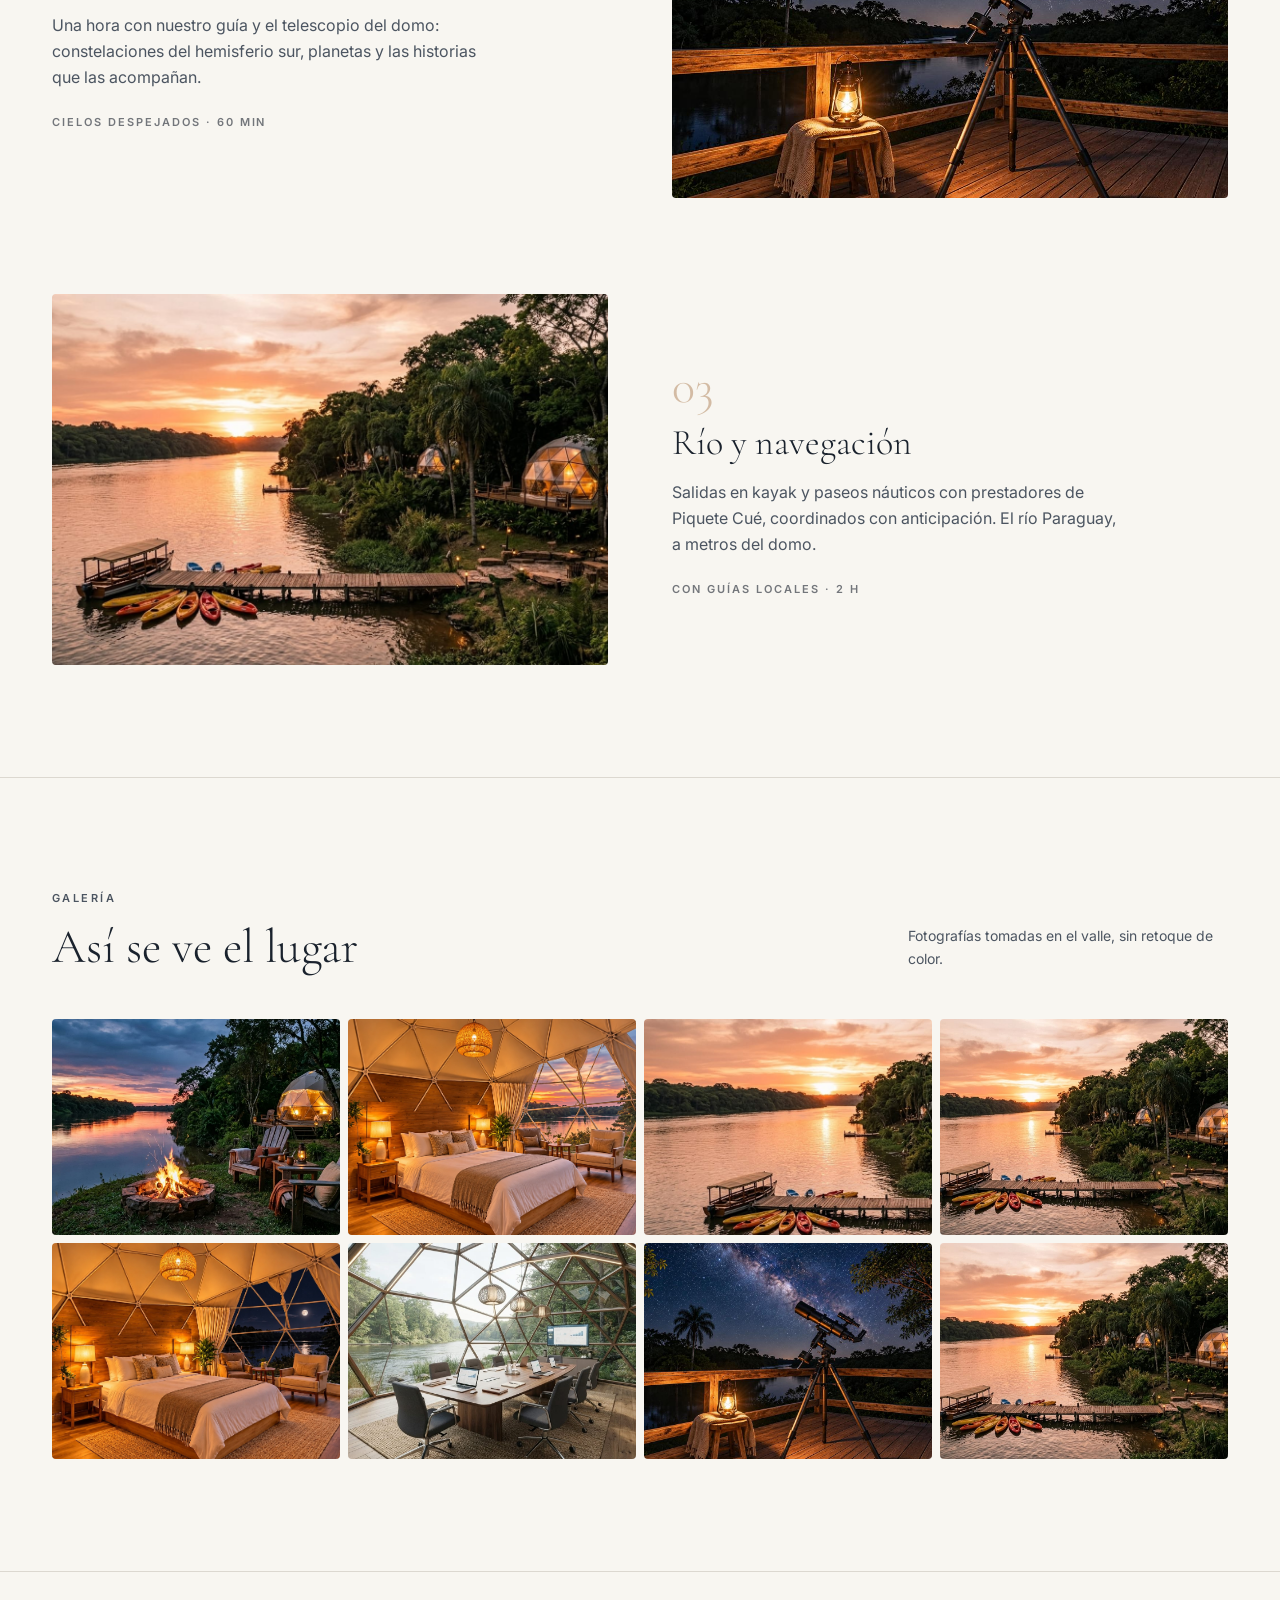
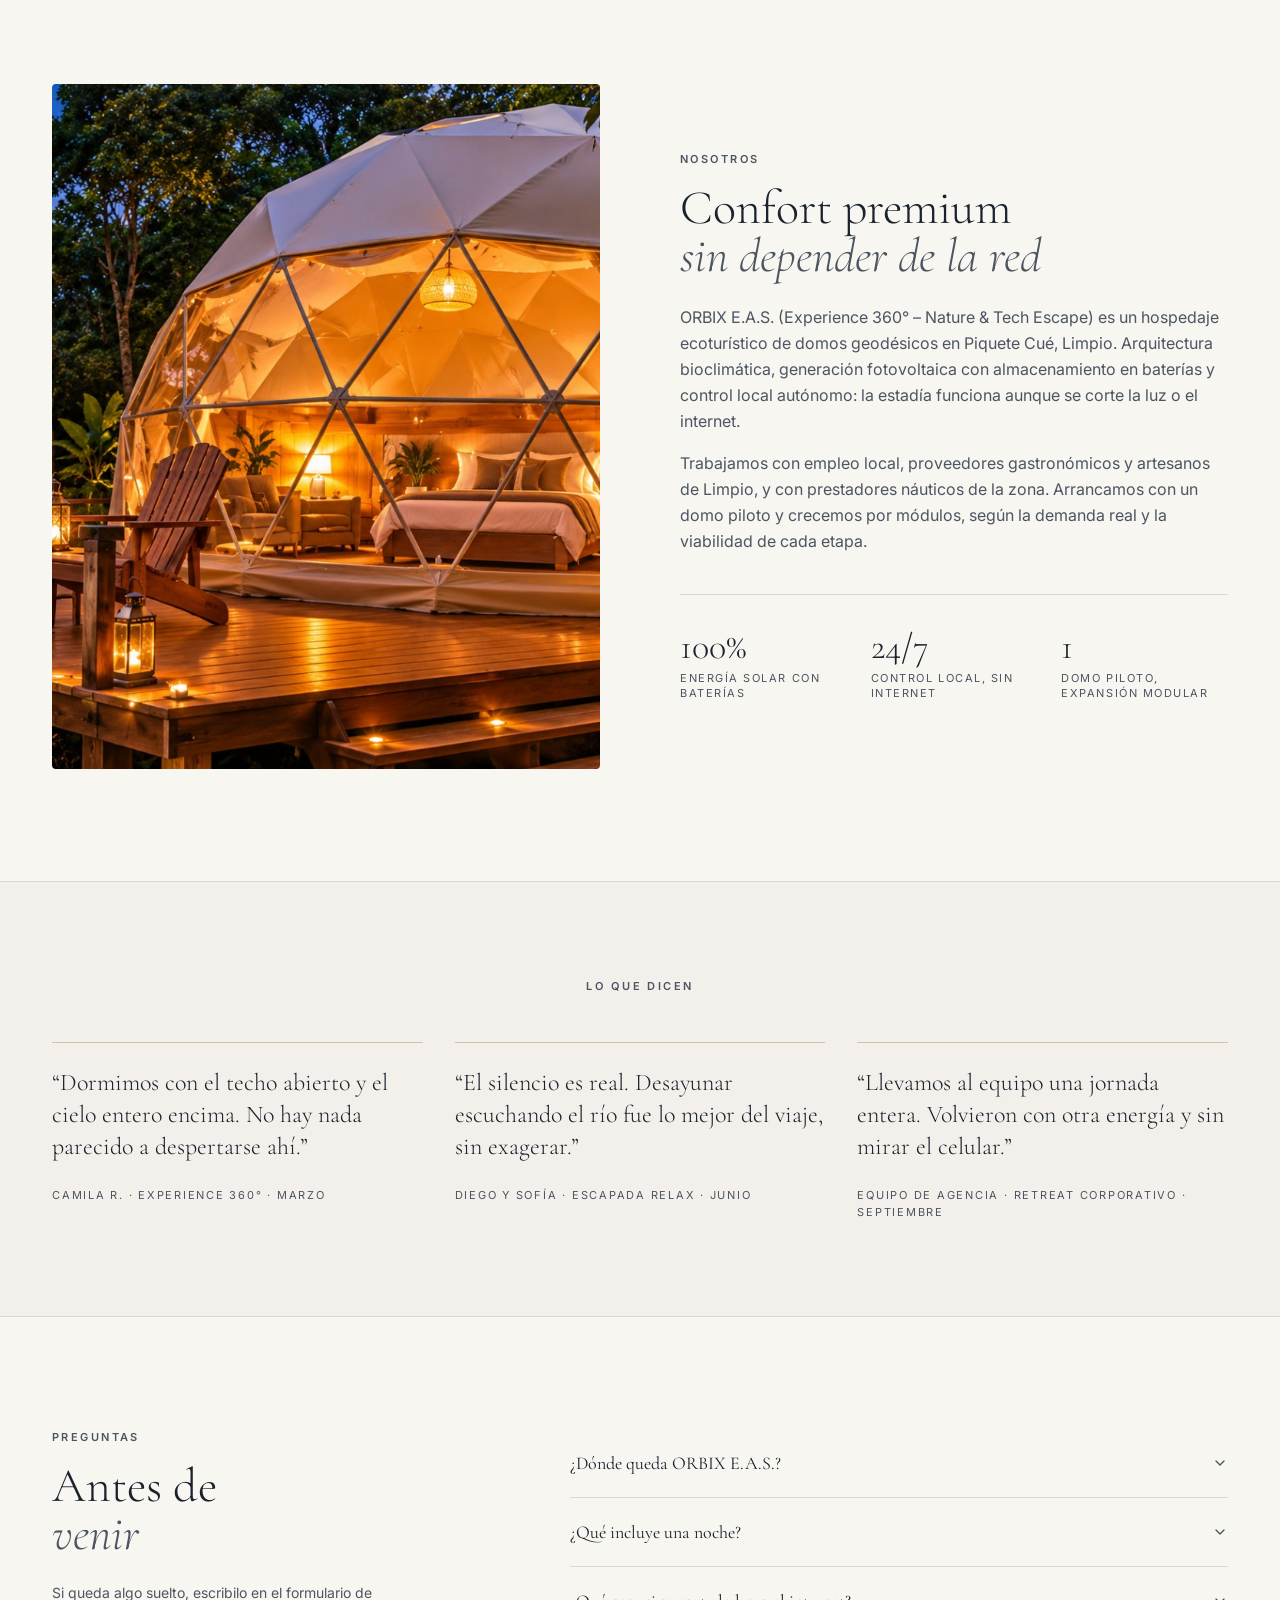
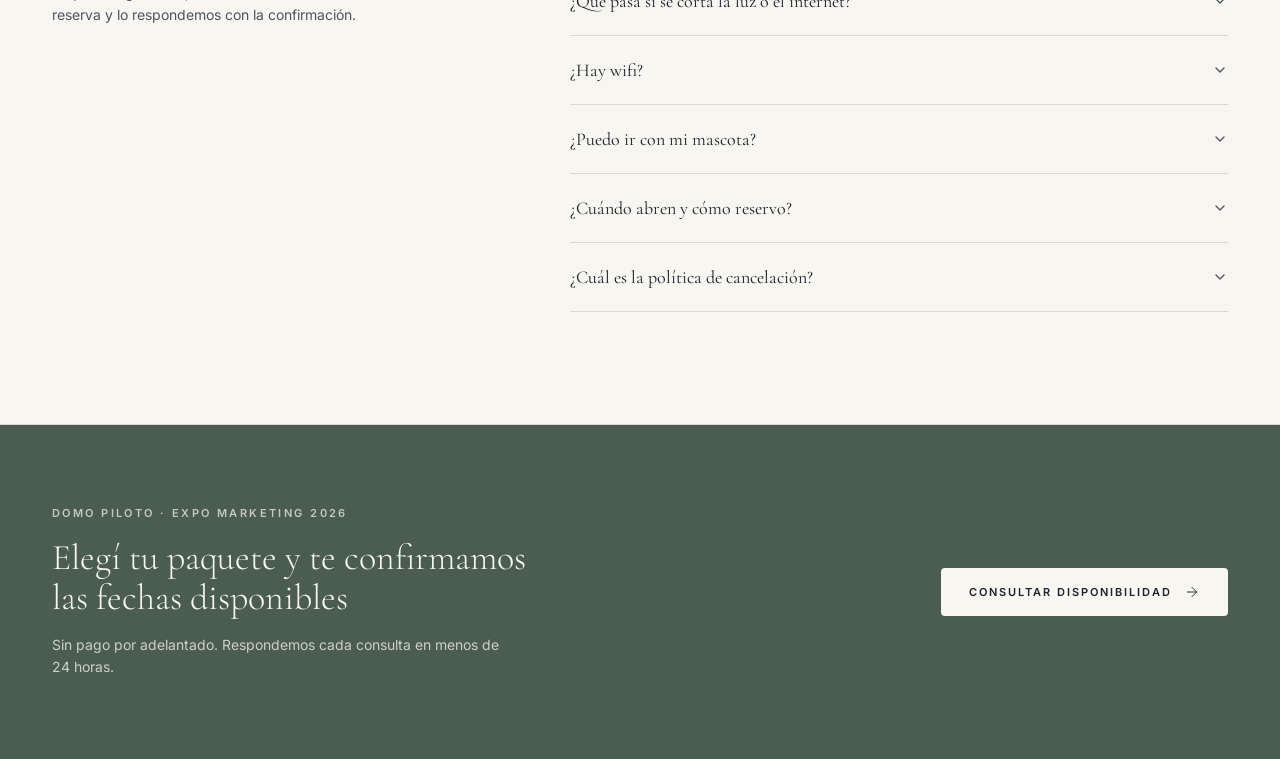
<file: ORBIX E.A.S. - local.html>
<!DOCTYPE html>
<html lang="es">
<head>
<meta charset="utf-8">
<meta name="viewport" content="width=device-width, initial-scale=1">
<title>ORBIX E.A.S. · Glamping en Piquete Cué, Limpio</title>
<meta name="description" content="Hospedaje ecoturístico en domos geodésicos en Piquete Cué, Limpio. Confort premium, energía solar autónoma y silencio a minutos de Asunción.">
<link rel="stylesheet" href="./ORBIX E.A.S. · Glamping en Piquete Cué, Limpio_files/index-BHN_kKSe.css">
<link rel="stylesheet" href="./ORBIX E.A.S. · Glamping en Piquete Cué, Limpio_files/routes-N5KJ4MRd.css">
<style>
  details.faq summary { cursor: pointer; list-style: none; }
  details.faq summary::-webkit-details-marker { display: none; }
  details.faq[open] summary svg { transform: rotate(180deg); }
  details.faq summary svg { transition: transform .2s ease; }
  .hs5-gallery { height: auto; align-items: start; overflow: visible; }
  .hs5-photo { align-self: start; }
  .hs5-photo-frame { height: clamp(220px, 24vw, 290px); }
  .hs5-img { object-fit: cover; object-position: center; }
  .orbix-gallery { display: grid; grid-template-columns: repeat(2, minmax(0, 1fr)); gap: 8px; }
  @media (min-width: 640px) { .orbix-gallery { grid-template-columns: repeat(3, minmax(0, 1fr)); } }
  @media (min-width: 900px) { .orbix-gallery { grid-template-columns: repeat(4, minmax(0, 1fr)); } }
</style>
</head>
<body>

<section class="hs5-section hs5-anim" aria-label="Orbix EAS">
  <div class="hs5-inner">
    <div class="hs5-head">
      <p class="hs5-eyebrow">Glamping · Piquete Cué, Limpio</p>
      <h1 class="hs5-title">Habitar el cosmos</h1>
      <p class="hs5-sub">Domos geodésicos en Piquete Cué, Limpio. Confort premium, energía solar autónoma y silencio real a minutos de Asunción.</p>
      <a href="#reservas" class="hs5-btn">
        <span class="hs5-btn-label">Ver disponibilidad</span>
        <span class="hs5-btn-divider" aria-hidden="true"></span>
        <span class="hs5-btn-arrow" aria-hidden="true">
          <svg viewBox="0 0 17.4 17.4" fill="none" xmlns="http://www.w3.org/2000/svg" width="18" height="18">
            <path d="M11.3517 1.52148L14.1053 4.6806C15.9753 6.82906 15.9753 10.3126 14.1053 12.4611L11.3517 15.6202" stroke="currentColor" stroke-width="1.2" stroke-linecap="round" stroke-miterlimit="10" opacity="0.97"/>
            <path d="M15.5039 8.62988L1.07414 8.62988" stroke="currentColor" stroke-width="1.2" stroke-linecap="round" stroke-miterlimit="10"/>
          </svg>
        </span>
      </a>
    </div>
    <div class="hs5-gallery">
      <div class="hs5-photo hs5-photo--1"><figure class="hs5-photo-frame"><img class="hs5-img" src="./ORBIX E.A.S. · Glamping en Piquete Cué, Limpio_files/1.jpeg" alt="Domo geodésico iluminado en el bosque al anochecer"></figure></div>
      <div class="hs5-photo hs5-photo--2"><figure class="hs5-photo-frame"><img class="hs5-img" src="./ORBIX E.A.S. · Glamping en Piquete Cué, Limpio_files/2.jpeg" alt="Interior del domo con cama king frente al bosque"></figure></div>
      <div class="hs5-photo hs5-photo--3"><figure class="hs5-photo-frame"><img class="hs5-img" src="./ORBIX E.A.S. · Glamping en Piquete Cué, Limpio_files/3.jpeg" alt="Fogón de piedra y tazas de cerámica al atardecer"></figure></div>
    </div>
  </div>
</section>

<section class="border-b border-border">
  <div class="container-orbix grid gap-10 py-14 sm:grid-cols-3 md:py-16">
    <div class="flex gap-4">
      <svg class="mt-0.5 h-5 w-5 shrink-0 text-accent" viewBox="0 0 24 24" fill="none" stroke="currentColor" stroke-width="1.4" stroke-linecap="round" stroke-linejoin="round"><path d="M20 10c0 4.993-5.539 10.193-7.399 11.799a1 1 0 0 1-1.202 0C9.539 20.193 4 14.993 4 10a8 8 0 0 1 16 0"/><circle cx="12" cy="10" r="3"/></svg>
      <div>
        <p class="font-body text-[11px] font-semibold uppercase tracking-[0.18em] text-foreground">Piquete Cué, Limpio</p>
        <p class="mt-2 text-sm leading-relaxed text-muted-foreground">Sobre la zona costera, a minutos del área metropolitana de Asunción.</p>
      </div>
    </div>
    <div class="flex gap-4">
      <svg class="mt-0.5 h-5 w-5 shrink-0 text-accent" viewBox="0 0 24 24" fill="none" stroke="currentColor" stroke-width="1.4" stroke-linecap="round" stroke-linejoin="round"><circle cx="12" cy="12" r="4"/><path d="M12 2v2"/><path d="M12 20v2"/><path d="m4.93 4.93 1.41 1.41"/><path d="m17.66 17.66 1.41 1.41"/><path d="M2 12h2"/><path d="M20 12h2"/><path d="m6.34 17.66-1.41 1.41"/><path d="m19.07 4.93-1.41-1.41"/></svg>
      <div>
        <p class="font-body text-[11px] font-semibold uppercase tracking-[0.18em] text-foreground">Energía solar 24/7</p>
        <p class="mt-2 text-sm leading-relaxed text-muted-foreground">Fotovoltaica con baterías para todos los servicios esenciales.</p>
      </div>
    </div>
    <div class="flex gap-4">
      <svg class="mt-0.5 h-5 w-5 shrink-0 text-accent" viewBox="0 0 24 24" fill="none" stroke="currentColor" stroke-width="1.4" stroke-linecap="round" stroke-linejoin="round"><path d="M9.937 15.5A2 2 0 0 0 8.5 14.063l-6.135-1.582a.5.5 0 0 1 0-.962L8.5 9.936A2 2 0 0 0 9.937 8.5l1.582-6.135a.5.5 0 0 1 .963 0L14.063 8.5A2 2 0 0 0 15.5 9.937l6.135 1.581a.5.5 0 0 1 0 .964L15.5 14.063a2 2 0 0 0-1.437 1.437l-1.582 6.135a.5.5 0 0 1-.963 0z"/><path d="M20 3v4"/><path d="M22 5h-4"/><path d="M4 17v2"/><path d="M5 18H3"/></svg>
      <div>
        <p class="font-body text-[11px] font-semibold uppercase tracking-[0.18em] text-foreground">Confort premium</p>
        <p class="mt-2 text-sm leading-relaxed text-muted-foreground">Domo bioclimático y kit de bienvenida de artesanos de Limpio.</p>
      </div>
    </div>
  </div>
</section>

<section id="tarifas" class="scroll-mt-24 border-b border-border">
  <div class="container-orbix py-20 md:py-28">
    <div class="flex flex-col gap-6 md:flex-row md:items-end md:justify-between">
      <div class="max-w-xl">
        <p class="eyebrow">Tarifas</p>
        <h2 class="mt-4 font-heading text-4xl font-light leading-tight md:text-5xl">Tres formas de<span class="block italic text-muted-foreground">vivir el domo</span></h2>
      </div>
      <p class="max-w-sm text-sm leading-relaxed text-muted-foreground">Precios por domo, con desayuno incluido y kit de bienvenida de artesanos de Limpio. La jornada corporativa se cotiza por día y por grupo.</p>
    </div>

    <div class="mt-14 grid gap-10 md:grid-cols-3 md:gap-8">

      <article class="group flex flex-col">
        <div class="relative overflow-hidden rounded-sm bg-muted">
          <img class="aspect-[4/5] w-full object-cover transition-transform duration-700 group-hover:scale-[1.03]" src="./ORBIX E.A.S. · Glamping en Piquete Cué, Limpio_files/1-2.jpeg" alt="Noche Escapada Relax en ORBIX E.A.S.">
          <span class="absolute left-4 top-4 rounded-sm bg-background/90 px-3 py-1 font-body text-[10px] font-semibold uppercase tracking-[0.16em] text-foreground">Lunes a jueves</span>
        </div>
        <h3 class="mt-6 font-heading text-2xl font-light">Noche Escapada Relax</h3>
        <p class="mt-1 font-body text-[11px] font-semibold uppercase tracking-[0.18em] text-accent-foreground/70">La pausa entre semana</p>
        <p class="mt-4 text-sm leading-relaxed text-muted-foreground">Una noche en el domo geodésico con desayuno de campo y kit de bienvenida de artesanos de Limpio. Ideal para cortar la semana sin manejar lejos.</p>
        <ul class="mt-5 space-y-1.5 border-t border-border pt-4 text-sm text-foreground/75">
          <li class="flex items-center gap-2"><span class="h-1 w-1 rounded-full bg-accent"></span>1 noche en domo geodésico</li>
          <li class="flex items-center gap-2"><span class="h-1 w-1 rounded-full bg-accent"></span>Desayuno de campo</li>
          <li class="flex items-center gap-2"><span class="h-1 w-1 rounded-full bg-accent"></span>Kit de bienvenida local</li>
          <li class="flex items-center gap-2"><span class="h-1 w-1 rounded-full bg-accent"></span>Senderos y deck al río</li>
        </ul>
        <div class="mt-auto flex items-end justify-between border-t border-border pt-5 md:mt-6">
          <div><p class="font-heading text-xl">Gs. 450.000</p><p class="text-[11px] uppercase tracking-[0.16em] text-muted-foreground">por noche · US$ 60</p></div>
          <a href="#reservas" class="font-body text-[11px] font-semibold uppercase tracking-[0.18em] text-foreground underline decoration-accent decoration-1 underline-offset-4 hover:text-primary">Reservar</a>
        </div>
      </article>

      <article class="group flex flex-col">
        <div class="relative overflow-hidden rounded-sm bg-muted">
          <img class="aspect-[4/5] w-full object-cover transition-transform duration-700 group-hover:scale-[1.03]" src="./ORBIX E.A.S. · Glamping en Piquete Cué, Limpio_files/2-2.jpeg" alt="Noche Experience 360° en ORBIX E.A.S.">
          <span class="absolute left-4 top-4 rounded-sm bg-background/90 px-3 py-1 font-body text-[10px] font-semibold uppercase tracking-[0.16em] text-foreground">Viernes a domingo</span>
        </div>
        <h3 class="mt-6 font-heading text-2xl font-light">Noche Experience 360°</h3>
        <p class="mt-1 font-body text-[11px] font-semibold uppercase tracking-[0.18em] text-accent-foreground/70">El paquete completo</p>
        <p class="mt-4 text-sm leading-relaxed text-muted-foreground">El fin de semana entero en modo 360°: cena de tres pasos bajo las estrellas, observación astronómica guiada y sauna al amanecer.</p>
        <ul class="mt-5 space-y-1.5 border-t border-border pt-4 text-sm text-foreground/75">
          <li class="flex items-center gap-2"><span class="h-1 w-1 rounded-full bg-accent"></span>1 noche + desayuno de campo</li>
          <li class="flex items-center gap-2"><span class="h-1 w-1 rounded-full bg-accent"></span>Cena de tres pasos</li>
          <li class="flex items-center gap-2"><span class="h-1 w-1 rounded-full bg-accent"></span>Observación astronómica guiada</li>
          <li class="flex items-center gap-2"><span class="h-1 w-1 rounded-full bg-accent"></span>Kit de bienvenida local</li>
        </ul>
        <div class="mt-auto flex items-end justify-between border-t border-border pt-5 md:mt-6">
          <div><p class="font-heading text-xl">Gs. 650.000</p><p class="text-[11px] uppercase tracking-[0.16em] text-muted-foreground">por noche · US$ 87</p></div>
          <a href="#reservas" class="font-body text-[11px] font-semibold uppercase tracking-[0.18em] text-foreground underline decoration-accent decoration-1 underline-offset-4 hover:text-primary">Reservar</a>
        </div>
      </article>

      <article class="group flex flex-col">
        <div class="relative overflow-hidden rounded-sm bg-muted">
          <img class="aspect-[4/5] w-full object-cover transition-transform duration-700 group-hover:scale-[1.03]" src="./ORBIX E.A.S. · Glamping en Piquete Cué, Limpio_files/3-2.jpeg" alt="Jornada Corporativa Retreat en ORBIX E.A.S.">
          <span class="absolute left-4 top-4 rounded-sm bg-background/90 px-3 py-1 font-body text-[10px] font-semibold uppercase tracking-[0.16em] text-foreground">B2B · días de semana</span>
        </div>
        <h3 class="mt-6 font-heading text-2xl font-light">Jornada Corporativa Retreat</h3>
        <p class="mt-1 font-body text-[11px] font-semibold uppercase tracking-[0.18em] text-accent-foreground/70">El equipo fuera de la oficina</p>
        <p class="mt-4 text-sm leading-relaxed text-muted-foreground">Jornada completa para equipos: trabajo en el deck, almuerzo de campo y actividades al aire libre, con conectividad en las zonas comunes.</p>
        <ul class="mt-5 space-y-1.5 border-t border-border pt-4 text-sm text-foreground/75">
          <li class="flex items-center gap-2"><span class="h-1 w-1 rounded-full bg-accent"></span>Jornada completa de 8 horas</li>
          <li class="flex items-center gap-2"><span class="h-1 w-1 rounded-full bg-accent"></span>Espacio de trabajo equipado</li>
          <li class="flex items-center gap-2"><span class="h-1 w-1 rounded-full bg-accent"></span>Almuerzo y coffee break</li>
          <li class="flex items-center gap-2"><span class="h-1 w-1 rounded-full bg-accent"></span>Actividad al aire libre</li>
        </ul>
        <div class="mt-auto flex items-end justify-between border-t border-border pt-5 md:mt-6">
          <div><p class="font-heading text-xl">Gs. 1.800.000</p><p class="text-[11px] uppercase tracking-[0.16em] text-muted-foreground">por día · US$ 240</p></div>
          <a href="#reservas" class="font-body text-[11px] font-semibold uppercase tracking-[0.18em] text-foreground underline decoration-accent decoration-1 underline-offset-4 hover:text-primary">Reservar</a>
        </div>
      </article>

    </div>
  </div>
</section>

<section id="experiencias" class="scroll-mt-24 border-b border-border">
  <div class="container-orbix py-20 md:py-28">
    <div class="max-w-xl">
      <p class="eyebrow">Rituales</p>
      <h2 class="mt-4 font-heading text-4xl font-light leading-tight md:text-5xl">Lo que se hace<span class="block italic text-muted-foreground">cuando cae la noche</span></h2>
      <p class="mt-6 text-sm leading-relaxed text-muted-foreground">Tres experiencias que se reservan al confirmar la estadía. Se organizan con anticipación y en grupos pequeños.</p>
    </div>

    <div class="mt-16 space-y-16 md:space-y-24">

      <div class="grid items-center gap-8 md:grid-cols-2 md:gap-16">
        <div class="overflow-hidden rounded-sm bg-muted"><img class="aspect-[3/2] w-full object-cover" src="./ORBIX E.A.S. · Glamping en Piquete Cué, Limpio_files/972a2d8d2_generated_image(1).png" alt="Cena bajo las estrellas"></div>
        <div>
          <p class="font-heading text-5xl font-light text-accent/70">01</p>
          <h3 class="mt-3 font-heading text-3xl font-light md:text-4xl">Cena bajo las estrellas</h3>
          <p class="mt-4 max-w-md text-base leading-relaxed text-muted-foreground">Mesa de madera en el deck, velas, mantelería de lino y un menú de tres pasos cocinado a fuego con productores de la zona.</p>
          <p class="mt-6 font-body text-[11px] font-semibold uppercase tracking-[0.18em] text-foreground/60">Para 2 personas · 3 pasos</p>
        </div>
      </div>

      <div class="grid items-center gap-8 md:grid-cols-2 md:gap-16 md:[&>*:first-child]:order-2">
        <div class="overflow-hidden rounded-sm bg-muted"><img class="aspect-[3/2] w-full object-cover" src="./ORBIX E.A.S. · Glamping en Piquete Cué, Limpio_files/1-3.jpeg" alt="Observación astronómica"></div>
        <div>
          <p class="font-heading text-5xl font-light text-accent/70">02</p>
          <h3 class="mt-3 font-heading text-3xl font-light md:text-4xl">Observación astronómica</h3>
          <p class="mt-4 max-w-md text-base leading-relaxed text-muted-foreground">Una hora con nuestro guía y el telescopio del domo: constelaciones del hemisferio sur, planetas y las historias que las acompañan.</p>
          <p class="mt-6 font-body text-[11px] font-semibold uppercase tracking-[0.18em] text-foreground/60">Cielos despejados · 60 min</p>
        </div>
      </div>

      <div class="grid items-center gap-8 md:grid-cols-2 md:gap-16">
        <div class="overflow-hidden rounded-sm bg-muted"><img class="aspect-[3/2] w-full object-cover" src="./ORBIX E.A.S. · Glamping en Piquete Cué, Limpio_files/2-3.jpeg" alt="Río y navegación"></div>
        <div>
          <p class="font-heading text-5xl font-light text-accent/70">03</p>
          <h3 class="mt-3 font-heading text-3xl font-light md:text-4xl">Río y navegación</h3>
          <p class="mt-4 max-w-md text-base leading-relaxed text-muted-foreground">Salidas en kayak y paseos náuticos con prestadores de Piquete Cué, coordinados con anticipación. El río Paraguay, a metros del domo.</p>
          <p class="mt-6 font-body text-[11px] font-semibold uppercase tracking-[0.18em] text-foreground/60">Con guías locales · 2 h</p>
        </div>
      </div>

    </div>
  </div>
</section>

<section id="galeria" class="scroll-mt-24 border-b border-border">
  <div class="container-orbix py-20 md:py-28">
    <div class="flex flex-col gap-4 sm:flex-row sm:items-end sm:justify-between">
      <div>
        <p class="eyebrow">Galería</p>
        <h2 class="mt-4 font-heading text-4xl font-light md:text-5xl">Así se ve el lugar</h2>
      </div>
      <p class="max-w-xs text-sm leading-relaxed text-muted-foreground">Fotografías tomadas en el valle, sin retoque de color.</p>
    </div>
    <div class="mt-12 orbix-gallery">
      <div class="overflow-hidden rounded-sm bg-muted aspect-[4/3]"><img class="h-full w-full object-cover" src="./ORBIX E.A.S. · Glamping en Piquete Cué, Limpio_files/1.jpeg" alt="Domo geodésico iluminado en el bosque al anochecer"></div>
      <div class="overflow-hidden rounded-sm bg-muted aspect-[4/3]"><img class="h-full w-full object-cover" src="./ORBIX E.A.S. · Glamping en Piquete Cué, Limpio_files/2.jpeg" alt="Interior del domo con cama king frente al bosque"></div>
      <div class="overflow-hidden rounded-sm bg-muted aspect-[4/3]"><img class="h-full w-full object-cover" src="./ORBIX E.A.S. · Glamping en Piquete Cué, Limpio_files/3.jpeg" alt="Fogón de piedra y tazas de cerámica al atardecer"></div>
      <div class="overflow-hidden rounded-sm bg-muted aspect-[4/3]"><img class="h-full w-full object-cover" src="./ORBIX E.A.S. · Glamping en Piquete Cué, Limpio_files/1-2.jpeg" alt="Vista del domo y el entorno"></div>
      <div class="overflow-hidden rounded-sm bg-muted aspect-[4/3]"><img class="h-full w-full object-cover" src="./ORBIX E.A.S. · Glamping en Piquete Cué, Limpio_files/2-2.jpeg" alt="Interior del domo"></div>
      <div class="overflow-hidden rounded-sm bg-muted aspect-[4/3]"><img class="h-full w-full object-cover" src="./ORBIX E.A.S. · Glamping en Piquete Cué, Limpio_files/3-2.jpeg" alt="Detalle del fogón y el bosque"></div>
      <div class="overflow-hidden rounded-sm bg-muted aspect-[4/3]"><img class="h-full w-full object-cover" src="./ORBIX E.A.S. · Glamping en Piquete Cué, Limpio_files/1-3.jpeg" alt="Paisaje del valle"></div>
      <div class="overflow-hidden rounded-sm bg-muted aspect-[4/3]"><img class="h-full w-full object-cover" src="./ORBIX E.A.S. · Glamping en Piquete Cué, Limpio_files/2-3.jpeg" alt="Domo geodésico durante el día"></div>
    </div>
  </div>
</section>

<section id="nosotros" class="scroll-mt-24 border-b border-border">
  <div class="container-orbix grid items-center gap-12 py-20 md:grid-cols-2 md:gap-20 md:py-28">
    <div class="overflow-hidden rounded-sm bg-muted"><img class="aspect-[4/5] w-full object-cover" src="./ORBIX E.A.S. · Glamping en Piquete Cué, Limpio_files/1-4.jpeg" alt="Vista aérea del predio en Piquete Cué, Limpio"></div>
    <div>
      <p class="eyebrow">Nosotros</p>
      <h2 class="mt-4 font-heading text-4xl font-light leading-tight md:text-5xl">Confort premium<span class="block italic text-muted-foreground">sin depender de la red</span></h2>
      <div class="mt-6 space-y-4 text-base leading-relaxed text-muted-foreground">
        <p>ORBIX E.A.S. (Experience 360° – Nature &amp; Tech Escape) es un hospedaje ecoturístico de domos geodésicos en Piquete Cué, Limpio. Arquitectura bioclimática, generación fotovoltaica con almacenamiento en baterías y control local autónomo: la estadía funciona aunque se corte la luz o el internet.</p>
        <p>Trabajamos con empleo local, proveedores gastronómicos y artesanos de Limpio, y con prestadores náuticos de la zona. Arrancamos con un domo piloto y crecemos por módulos, según la demanda real y la viabilidad de cada etapa.</p>
      </div>
      <div class="mt-10 grid grid-cols-3 gap-6 border-t border-border pt-8">
        <div><p class="font-heading text-3xl font-light md:text-4xl">100%</p><p class="mt-1 text-[11px] uppercase leading-snug tracking-[0.14em] text-muted-foreground">energía solar con baterías</p></div>
        <div><p class="font-heading text-3xl font-light md:text-4xl">24/7</p><p class="mt-1 text-[11px] uppercase leading-snug tracking-[0.14em] text-muted-foreground">control local, sin internet</p></div>
        <div><p class="font-heading text-3xl font-light md:text-4xl">1</p><p class="mt-1 text-[11px] uppercase leading-snug tracking-[0.14em] text-muted-foreground">domo piloto, expansión modular</p></div>
      </div>
    </div>
  </div>
</section>

<section class="border-b border-border bg-secondary/40">
  <div class="container-orbix py-20 md:py-24">
    <p class="eyebrow text-center">Lo que dicen</p>
    <div class="mt-12 grid gap-8 md:grid-cols-3">
      <figure class="flex flex-col border-t border-accent/60 pt-6"><blockquote class="font-heading text-xl font-light leading-snug text-foreground md:text-2xl">“Dormimos con el techo abierto y el cielo entero encima. No hay nada parecido a despertarse ahí.”</blockquote><figcaption class="mt-6 text-[11px] uppercase tracking-[0.16em] text-muted-foreground">Camila R. · Experience 360° · marzo</figcaption></figure>
      <figure class="flex flex-col border-t border-accent/60 pt-6"><blockquote class="font-heading text-xl font-light leading-snug text-foreground md:text-2xl">“El silencio es real. Desayunar escuchando el río fue lo mejor del viaje, sin exagerar.”</blockquote><figcaption class="mt-6 text-[11px] uppercase tracking-[0.16em] text-muted-foreground">Diego y Sofía · Escapada Relax · junio</figcaption></figure>
      <figure class="flex flex-col border-t border-accent/60 pt-6"><blockquote class="font-heading text-xl font-light leading-snug text-foreground md:text-2xl">“Llevamos al equipo una jornada entera. Volvieron con otra energía y sin mirar el celular.”</blockquote><figcaption class="mt-6 text-[11px] uppercase tracking-[0.16em] text-muted-foreground">Equipo de agencia · Retreat corporativo · septiembre</figcaption></figure>
    </div>
  </div>
</section>

<section id="preguntas" class="scroll-mt-24 border-b border-border">
  <div class="container-orbix grid gap-12 py-20 md:grid-cols-[0.8fr_1.2fr] md:gap-20 md:py-28">
    <div>
      <p class="eyebrow">Preguntas</p>
      <h2 class="mt-4 font-heading text-4xl font-light leading-tight md:text-5xl">Antes de<span class="block italic text-muted-foreground">venir</span></h2>
      <p class="mt-6 max-w-xs text-sm leading-relaxed text-muted-foreground">Si queda algo suelto, escribilo en el formulario de reserva y lo respondemos con la confirmación.</p>
    </div>
    <div class="w-full">
      <details class="faq border-b border-border"><summary class="flex flex-1 items-center justify-between py-5 text-left font-heading text-lg font-normal"><span>¿Dónde queda ORBIX E.A.S.?</span><svg class="h-4 w-4 shrink-0 text-muted-foreground" viewBox="0 0 24 24" fill="none" stroke="currentColor" stroke-width="2" stroke-linecap="round" stroke-linejoin="round"><path d="m6 9 6 6 6-6"/></svg></summary><p class="pb-5 text-sm leading-relaxed text-muted-foreground">En Piquete Cué, Limpio, Departamento Central, sobre la zona costera. Está a minutos del área metropolitana de Asunción: la idea es escaparse sin hacer un viaje largo.</p></details>
      <details class="faq border-b border-border"><summary class="flex flex-1 items-center justify-between py-5 text-left font-heading text-lg font-normal"><span>¿Qué incluye una noche?</span><svg class="h-4 w-4 shrink-0 text-muted-foreground" viewBox="0 0 24 24" fill="none" stroke="currentColor" stroke-width="2" stroke-linecap="round" stroke-linejoin="round"><path d="m6 9 6 6 6-6"/></svg></summary><p class="pb-5 text-sm leading-relaxed text-muted-foreground">El domo geodésico, desayuno de campo, kit de bienvenida con productos de artesanos de Limpio, ropa de cama y toallas, y acceso a los senderos y al deck. Las experiencias dependen del paquete elegido.</p></details>
      <details class="faq border-b border-border"><summary class="flex flex-1 items-center justify-between py-5 text-left font-heading text-lg font-normal"><span>¿Qué pasa si se corta la luz o el internet?</span><svg class="h-4 w-4 shrink-0 text-muted-foreground" viewBox="0 0 24 24" fill="none" stroke="currentColor" stroke-width="2" stroke-linecap="round" stroke-linejoin="round"><path d="m6 9 6 6 6-6"/></svg></summary><p class="pb-5 text-sm leading-relaxed text-muted-foreground">Nada. El complejo funciona con generación fotovoltaica y almacenamiento en baterías, y el control de iluminación, climatización y accesos es local: no depende de internet ni de la red pública.</p></details>
      <details class="faq border-b border-border"><summary class="flex flex-1 items-center justify-between py-5 text-left font-heading text-lg font-normal"><span>¿Hay wifi?</span><svg class="h-4 w-4 shrink-0 text-muted-foreground" viewBox="0 0 24 24" fill="none" stroke="currentColor" stroke-width="2" stroke-linecap="round" stroke-linejoin="round"><path d="m6 9 6 6 6-6"/></svg></summary><p class="pb-5 text-sm leading-relaxed text-muted-foreground">Sí, en las zonas comunes. Los domos están pensados para desconectar: la señal es baja y no llega a todos lados.</p></details>
      <details class="faq border-b border-border"><summary class="flex flex-1 items-center justify-between py-5 text-left font-heading text-lg font-normal"><span>¿Puedo ir con mi mascota?</span><svg class="h-4 w-4 shrink-0 text-muted-foreground" viewBox="0 0 24 24" fill="none" stroke="currentColor" stroke-width="2" stroke-linecap="round" stroke-linejoin="round"><path d="m6 9 6 6 6-6"/></svg></summary><p class="pb-5 text-sm leading-relaxed text-muted-foreground">Consultanos al reservar y lo coordinamos según la ocupación del domo. Pedimos que no suba a la cama y que esté acompañada en todo momento.</p></details>
      <details class="faq border-b border-border"><summary class="flex flex-1 items-center justify-between py-5 text-left font-heading text-lg font-normal"><span>¿Cuándo abren y cómo reservo?</span><svg class="h-4 w-4 shrink-0 text-muted-foreground" viewBox="0 0 24 24" fill="none" stroke="currentColor" stroke-width="2" stroke-linecap="round" stroke-linejoin="round"><path d="m6 9 6 6 6-6"/></svg></summary><p class="pb-5 text-sm leading-relaxed text-muted-foreground">Presentamos el domo piloto en Expo Marketing 2026. Las consultas que llegan por el sitio se confirman por orden de recepción y te avisamos apenas haya fechas disponibles.</p></details>
      <details class="faq border-b border-border"><summary class="flex flex-1 items-center justify-between py-5 text-left font-heading text-lg font-normal"><span>¿Cuál es la política de cancelación?</span><svg class="h-4 w-4 shrink-0 text-muted-foreground" viewBox="0 0 24 24" fill="none" stroke="currentColor" stroke-width="2" stroke-linecap="round" stroke-linejoin="round"><path d="m6 9 6 6 6-6"/></svg></summary><p class="pb-5 text-sm leading-relaxed text-muted-foreground">Sin cargo hasta 7 días antes de la llegada. Dentro de esos 7 días, ofrecemos cambiar la fecha una vez dentro de los siguientes 6 meses.</p></details>
    </div>
  </div>
</section>

<section id="reservas" class="bg-primary text-primary-foreground">
  <div class="container-orbix flex flex-col items-start gap-8 py-16 md:flex-row md:items-center md:justify-between md:py-20">
    <div>
      <p class="font-body text-[11px] font-semibold uppercase tracking-[0.22em] text-primary-foreground/70">Domo piloto · Expo Marketing 2026</p>
      <h2 class="mt-4 max-w-lg font-heading text-3xl font-light leading-tight md:text-4xl">Elegí tu paquete y te confirmamos las fechas disponibles</h2>
      <p class="mt-4 max-w-md text-sm leading-relaxed text-primary-foreground/75">Sin pago por adelantado. Respondemos cada consulta en menos de 24 horas.</p>
    </div>
    <a href="#tarifas" class="inline-flex items-center gap-3 rounded-sm bg-background px-7 py-4 font-body text-[11px] font-semibold uppercase tracking-[0.18em] text-foreground transition-colors hover:bg-accent hover:text-accent-foreground">Consultar disponibilidad<svg class="h-4 w-4" viewBox="0 0 24 24" fill="none" stroke="currentColor" stroke-width="1.4" stroke-linecap="round" stroke-linejoin="round"><path d="M5 12h14"/><path d="m12 5 7 7-7 7"/></svg></a>
  </div>
</section>

</body>
</html>
</file>
<file: ORBIX E.A.S. · Glamping en Piquete Cué, Limpio_files/index-BHN_kKSe.css>
@import "https://fonts.googleapis.com/css2?family=Cormorant+Garamond:ital,wght@0,300;0,400;0,500;0,600;1,300;1,400&family=Inter:wght@300;400;500;600&display=swap";*,:before,:after,::backdrop{--tw-border-spacing-x:0;--tw-border-spacing-y:0;--tw-translate-x:0;--tw-translate-y:0;--tw-rotate:0;--tw-skew-x:0;--tw-skew-y:0;--tw-scale-x:1;--tw-scale-y:1;--tw-pan-x: ;--tw-pan-y: ;--tw-pinch-zoom: ;--tw-scroll-snap-strictness:proximity;--tw-gradient-from-position: ;--tw-gradient-via-position: ;--tw-gradient-to-position: ;--tw-ordinal: ;--tw-slashed-zero: ;--tw-numeric-figure: ;--tw-numeric-spacing: ;--tw-numeric-fraction: ;--tw-ring-inset: ;--tw-ring-offset-width:0px;--tw-ring-offset-color:#fff;--tw-ring-color:#3b82f680;--tw-ring-offset-shadow:0 0 #0000;--tw-ring-shadow:0 0 #0000;--tw-shadow:0 0 #0000;--tw-shadow-colored:0 0 #0000;--tw-blur: ;--tw-brightness: ;--tw-contrast: ;--tw-grayscale: ;--tw-hue-rotate: ;--tw-invert: ;--tw-saturate: ;--tw-sepia: ;--tw-drop-shadow: ;--tw-backdrop-blur: ;--tw-backdrop-brightness: ;--tw-backdrop-contrast: ;--tw-backdrop-grayscale: ;--tw-backdrop-hue-rotate: ;--tw-backdrop-invert: ;--tw-backdrop-opacity: ;--tw-backdrop-saturate: ;--tw-backdrop-sepia: ;--tw-contain-size: ;--tw-contain-layout: ;--tw-contain-paint: ;--tw-contain-style: }*,:before,:after{box-sizing:border-box;border:0 solid #e5e7eb}:before,:after{--tw-content:""}html,:host{-webkit-text-size-adjust:100%;tab-size:4;font-feature-settings:normal;font-variation-settings:normal;-webkit-tap-highlight-color:transparent;font-family:ui-sans-serif,system-ui,sans-serif,Apple Color Emoji,Segoe UI Emoji,Segoe UI Symbol,Noto Color Emoji;line-height:1.5}body{line-height:inherit;margin:0}hr{height:0;color:inherit;border-top-width:1px}abbr:where([title]){-webkit-text-decoration:underline dotted;text-decoration:underline dotted}h1,h2,h3,h4,h5,h6{font-size:inherit;font-weight:inherit}a{color:inherit;-webkit-text-decoration:inherit;text-decoration:inherit}b,strong{font-weight:bolder}code,kbd,samp,pre{font-family:var(--font-mono);font-feature-settings:normal;font-variation-settings:normal;font-size:1em}small{font-size:80%}sub,sup{vertical-align:baseline;font-size:75%;line-height:0;position:relative}sub{bottom:-.25em}sup{top:-.5em}table{text-indent:0;border-color:inherit;border-collapse:collapse}button,input,optgroup,select,textarea{font-feature-settings:inherit;font-variation-settings:inherit;font-family:inherit;font-size:100%;font-weight:inherit;line-height:inherit;letter-spacing:inherit;color:inherit;margin:0;padding:0}button,select{text-transform:none}button,input:where([type=button]),input:where([type=reset]),input:where([type=submit]){-webkit-appearance:button;background-color:#0000;background-image:none}:-moz-focusring{outline:auto}:-moz-ui-invalid{box-shadow:none}progress{vertical-align:baseline}::-webkit-inner-spin-button{height:auto}::-webkit-outer-spin-button{height:auto}[type=search]{-webkit-appearance:textfield;outline-offset:-2px}::-webkit-search-decoration{-webkit-appearance:none}::-webkit-file-upload-button{-webkit-appearance:button;font:inherit}summary{display:list-item}blockquote,dl,dd,h1,h2,h3,h4,h5,h6,hr,figure,p,pre{margin:0}fieldset{margin:0;padding:0}legend{padding:0}ol,ul,menu{margin:0;padding:0;list-style:none}dialog{padding:0}textarea{resize:vertical}input::-moz-placeholder{opacity:1;color:#9ca3af}textarea::-moz-placeholder{opacity:1;color:#9ca3af}input::placeholder,textarea::placeholder{opacity:1;color:#9ca3af}button,[role=button]{cursor:pointer}:disabled{cursor:default}img,svg,video,canvas,audio,iframe,embed,object{vertical-align:middle;display:block}img,video{max-width:100%;height:auto}[hidden]:where(:not([hidden=until-found])){display:none}:root{--background:40 33% 96%;--foreground:215 27% 14%;--card:40 40% 99%;--card-foreground:215 27% 14%;--popover:40 40% 99%;--popover-foreground:215 27% 14%;--primary:133 11% 33%;--primary-foreground:40 33% 96%;--secondary:40 22% 90%;--secondary-foreground:215 27% 14%;--muted:40 18% 91%;--muted-foreground:215 12% 34%;--accent:30 35% 64%;--accent-foreground:215 27% 14%;--destructive:0 65% 45%;--destructive-foreground:40 33% 96%;--border:40 15% 84%;--input:40 15% 84%;--ring:133 11% 33%;--chart-1:30 35% 64%;--chart-2:133 11% 33%;--chart-3:215 27% 30%;--chart-4:40 20% 55%;--chart-5:20 40% 45%;--radius:.5rem;--font-heading:"Cormorant Garamond", Georgia, "Times New Roman", serif;--font-body:"Inter", system-ui, -apple-system, Arial, sans-serif;--font-display:"Cormorant Garamond", Georgia, "Times New Roman", serif;--font-mono:ui-monospace, SFMono-Regular, Menlo, Monaco, Consolas, "Liberation Mono", "Courier New", monospace;--sidebar-background:40 33% 96%;--sidebar-foreground:215 27% 20%;--sidebar-primary:133 11% 33%;--sidebar-primary-foreground:40 33% 96%;--sidebar-accent:40 22% 90%;--sidebar-accent-foreground:215 27% 14%;--sidebar-border:40 15% 84%;--sidebar-ring:133 11% 33%}.dark{--background:215 27% 9%;--foreground:40 33% 96%;--card:215 25% 12%;--card-foreground:40 33% 96%;--popover:215 25% 12%;--popover-foreground:40 33% 96%;--primary:40 33% 92%;--primary-foreground:215 27% 14%;--secondary:215 20% 18%;--secondary-foreground:40 33% 96%;--muted:215 20% 18%;--muted-foreground:40 12% 70%;--accent:30 35% 64%;--accent-foreground:215 27% 12%;--destructive:0 55% 45%;--destructive-foreground:40 33% 96%;--border:215 18% 22%;--input:215 18% 22%;--ring:30 35% 64%;--sidebar-background:215 27% 9%;--sidebar-foreground:40 20% 92%;--sidebar-primary:30 35% 64%;--sidebar-primary-foreground:215 27% 12%;--sidebar-accent:215 20% 18%;--sidebar-accent-foreground:40 33% 96%;--sidebar-border:215 18% 22%;--sidebar-ring:30 35% 64%}*{border-color:hsl(var(--border));outline-color:hsl(var(--ring) / .5)}body{background-color:hsl(var(--background));font-family:var(--font-body);color:hsl(var(--foreground));-webkit-font-smoothing:antialiased;-moz-osx-font-smoothing:grayscale}h1,h2,h3,h4{font-family:var(--font-heading)}.container{width:100%}@media (width>=640px){.container{max-width:640px}}@media (width>=768px){.container{max-width:768px}}@media (width>=1024px){.container{max-width:1024px}}@media (width>=1280px){.container{max-width:1280px}}@media (width>=1536px){.container{max-width:1536px}}.container-orbix{width:100%;max-width:1240px;margin-left:auto;margin-right:auto;padding-left:1.25rem;padding-right:1.25rem}@media (width>=640px){.container-orbix{padding-left:2rem;padding-right:2rem}}.eyebrow{font-family:var(--font-body);text-transform:uppercase;letter-spacing:.22em;color:hsl(var(--muted-foreground));font-size:11px;font-weight:600}.sr-only{clip:rect(0, 0, 0, 0);white-space:nowrap;border-width:0;width:1px;height:1px;margin:-1px;padding:0;position:absolute;overflow:hidden}.pointer-events-none{pointer-events:none}.pointer-events-auto{pointer-events:auto}.visible{visibility:visible}.invisible{visibility:hidden}.static{position:static}.fixed{position:fixed}.absolute{position:absolute}.relative{position:relative}.sticky{position:sticky}.inset-0{inset:0}.inset-x-0{left:0;right:0}.inset-y-0{top:0;bottom:0}.-bottom-12{bottom:-3rem}.-left-12{left:-3rem}.-right-12{right:-3rem}.-top-12{top:-3rem}.bottom-0{bottom:0}.left-0{left:0}.left-1{left:.25rem}.left-1\/2{left:50%}.left-2{left:.5rem}.left-3{left:.75rem}.left-4{left:1rem}.left-\[50\%\]{left:50%}.right-0{right:0}.right-1{right:.25rem}.right-2{right:.5rem}.right-3{right:.75rem}.right-4{right:1rem}.top-0{top:0}.top-1\.5{top:.375rem}.top-1\/2{top:50%}.top-2{top:.5rem}.top-3\.5{top:.875rem}.top-4{top:1rem}.top-\[1px\]{top:1px}.top-\[50\%\]{top:50%}.top-\[60\%\]{top:60%}.top-full{top:100%}.z-10{z-index:10}.z-20{z-index:20}.z-50{z-index:50}.z-\[100\]{z-index:100}.z-\[1\]{z-index:1}.col-span-2{grid-column:span 2/span 2}.row-span-2{grid-row:span 2/span 2}.-mx-1{margin-left:-.25rem;margin-right:-.25rem}.mx-2{margin-left:.5rem;margin-right:.5rem}.mx-3\.5{margin-left:.875rem;margin-right:.875rem}.mx-auto{margin-left:auto;margin-right:auto}.my-0\.5{margin-top:.125rem;margin-bottom:.125rem}.my-1{margin-top:.25rem;margin-bottom:.25rem}.-ml-4{margin-left:-1rem}.-mt-4{margin-top:-1rem}.mb-1{margin-bottom:.25rem}.mb-2{margin-bottom:.5rem}.mb-3{margin-bottom:.75rem}.mb-4{margin-bottom:1rem}.mb-6{margin-bottom:1.5rem}.mb-8{margin-bottom:2rem}.ml-1{margin-left:.25rem}.ml-auto{margin-left:auto}.mr-1{margin-right:.25rem}.mr-2{margin-right:.5rem}.mt-0\.5{margin-top:.125rem}.mt-1{margin-top:.25rem}.mt-1\.5{margin-top:.375rem}.mt-10{margin-top:2.5rem}.mt-12{margin-top:3rem}.mt-14{margin-top:3.5rem}.mt-16{margin-top:4rem}.mt-2{margin-top:.5rem}.mt-24{margin-top:6rem}.mt-3{margin-top:.75rem}.mt-4{margin-top:1rem}.mt-5{margin-top:1.25rem}.mt-6{margin-top:1.5rem}.mt-8{margin-top:2rem}.mt-auto{margin-top:auto}.block{display:block}.inline-block{display:inline-block}.inline{display:inline}.flex{display:flex}.inline-flex{display:inline-flex}.table{display:table}.grid{display:grid}.hidden{display:none}.aspect-\[3\/2\]{aspect-ratio:3/2}.aspect-\[4\/3\]{aspect-ratio:4/3}.aspect-\[4\/5\]{aspect-ratio:4/5}.aspect-square{aspect-ratio:1}.aspect-video{aspect-ratio:16/9}.size-4{width:1rem;height:1rem}.h-1{height:.25rem}.h-1\.5{height:.375rem}.h-10{height:2.5rem}.h-11{height:2.75rem}.h-12{height:3rem}.h-14{height:3.5rem}.h-16{height:4rem}.h-2{height:.5rem}.h-2\.5{height:.625rem}.h-3{height:.75rem}.h-3\.5{height:.875rem}.h-36{height:9rem}.h-4{height:1rem}.h-5{height:1.25rem}.h-6{height:1.5rem}.h-7{height:1.75rem}.h-8{height:2rem}.h-9{height:2.25rem}.h-\[1px\]{height:1px}.h-\[var\(--radix-navigation-menu-viewport-height\)\]{height:var(--radix-navigation-menu-viewport-height)}.h-\[var\(--radix-select-trigger-height\)\]{height:var(--radix-select-trigger-height)}.h-auto{height:auto}.h-full{height:100%}.h-px{height:1px}.h-svh{height:100svh}.max-h-96{max-height:24rem}.max-h-\[300px\]{max-height:300px}.max-h-screen{max-height:100vh}.min-h-0{min-height:0}.min-h-\[2rem\]{min-height:2rem}.min-h-\[60px\]{min-height:60px}.min-h-screen{min-height:100vh}.min-h-svh{min-height:100svh}.w-0{width:0}.w-1{width:.25rem}.w-10{width:2.5rem}.w-12{width:3rem}.w-14{width:3.5rem}.w-2{width:.5rem}.w-2\.5{width:.625rem}.w-3{width:.75rem}.w-3\.5{width:.875rem}.w-3\/4{width:75%}.w-36{width:9rem}.w-4{width:1rem}.w-5{width:1.25rem}.w-6{width:1.5rem}.w-64{width:16rem}.w-7{width:1.75rem}.w-72{width:18rem}.w-8{width:2rem}.w-9{width:2.25rem}.w-\[--sidebar-width\]{width:var(--sidebar-width)}.w-\[100px\]{width:100px}.w-\[140px\]{width:140px}.w-\[1px\]{width:1px}.w-auto{width:auto}.w-full{width:100%}.w-max{width:max-content}.w-px{width:1px}.min-w-0{min-width:0}.min-w-10{min-width:2.5rem}.min-w-5{min-width:1.25rem}.min-w-8{min-width:2rem}.min-w-9{min-width:2.25rem}.min-w-\[10rem\]{min-width:10rem}.min-w-\[12rem\]{min-width:12rem}.min-w-\[8rem\]{min-width:8rem}.min-w-\[var\(--radix-select-trigger-width\)\]{min-width:var(--radix-select-trigger-width)}.max-w-2xl{max-width:42rem}.max-w-3xl{max-width:48rem}.max-w-\[--skeleton-width\]{max-width:var(--skeleton-width)}.max-w-lg{max-width:32rem}.max-w-max{max-width:max-content}.max-w-md{max-width:28rem}.max-w-sm{max-width:24rem}.max-w-xl{max-width:36rem}.max-w-xs{max-width:20rem}.flex-1{flex:1}.shrink-0{flex-shrink:0}.grow{flex-grow:1}.grow-0{flex-grow:0}.basis-full{flex-basis:100%}.caption-bottom{caption-side:bottom}.border-collapse{border-collapse:collapse}.-translate-x-1\/2{--tw-translate-x:-50%;transform:translate(var(--tw-translate-x), var(--tw-translate-y)) rotate(var(--tw-rotate)) skewX(var(--tw-skew-x)) skewY(var(--tw-skew-y)) scaleX(var(--tw-scale-x)) scaleY(var(--tw-scale-y))}.-translate-x-px{--tw-translate-x:-1px;transform:translate(var(--tw-translate-x), var(--tw-translate-y)) rotate(var(--tw-rotate)) skewX(var(--tw-skew-x)) skewY(var(--tw-skew-y)) scaleX(var(--tw-scale-x)) scaleY(var(--tw-scale-y))}.-translate-y-1\/2{--tw-translate-y:-50%;transform:translate(var(--tw-translate-x), var(--tw-translate-y)) rotate(var(--tw-rotate)) skewX(var(--tw-skew-x)) skewY(var(--tw-skew-y)) scaleX(var(--tw-scale-x)) scaleY(var(--tw-scale-y))}.translate-x-\[-50\%\]{--tw-translate-x:-50%;transform:translate(var(--tw-translate-x), var(--tw-translate-y)) rotate(var(--tw-rotate)) skewX(var(--tw-skew-x)) skewY(var(--tw-skew-y)) scaleX(var(--tw-scale-x)) scaleY(var(--tw-scale-y))}.translate-x-px{--tw-translate-x:1px;transform:translate(var(--tw-translate-x), var(--tw-translate-y)) rotate(var(--tw-rotate)) skewX(var(--tw-skew-x)) skewY(var(--tw-skew-y)) scaleX(var(--tw-scale-x)) scaleY(var(--tw-scale-y))}.translate-y-\[-50\%\]{--tw-translate-y:-50%;transform:translate(var(--tw-translate-x), var(--tw-translate-y)) rotate(var(--tw-rotate)) skewX(var(--tw-skew-x)) skewY(var(--tw-skew-y)) scaleX(var(--tw-scale-x)) scaleY(var(--tw-scale-y))}.rotate-45{--tw-rotate:45deg;transform:translate(var(--tw-translate-x), var(--tw-translate-y)) rotate(var(--tw-rotate)) skewX(var(--tw-skew-x)) skewY(var(--tw-skew-y)) scaleX(var(--tw-scale-x)) scaleY(var(--tw-scale-y))}.rotate-90{--tw-rotate:90deg;transform:translate(var(--tw-translate-x), var(--tw-translate-y)) rotate(var(--tw-rotate)) skewX(var(--tw-skew-x)) skewY(var(--tw-skew-y)) scaleX(var(--tw-scale-x)) scaleY(var(--tw-scale-y))}.transform{transform:translate(var(--tw-translate-x), var(--tw-translate-y)) rotate(var(--tw-rotate)) skewX(var(--tw-skew-x)) skewY(var(--tw-skew-y)) scaleX(var(--tw-scale-x)) scaleY(var(--tw-scale-y))}@keyframes pulse{50%{opacity:.5}}.animate-pulse{animation:2s cubic-bezier(.4,0,.6,1) infinite pulse}@keyframes spin{to{transform:rotate(360deg)}}.animate-spin{animation:1s linear infinite spin}.cursor-default{cursor:default}.cursor-pointer{cursor:pointer}.touch-none{touch-action:none}.select-none{-webkit-user-select:none;user-select:none}.scroll-mt-24{scroll-margin-top:6rem}.list-decimal{list-style-type:decimal}.list-none{list-style-type:none}.grid-cols-2{grid-template-columns:repeat(2,minmax(0,1fr))}.grid-cols-3{grid-template-columns:repeat(3,minmax(0,1fr))}.flex-row{flex-direction:row}.flex-col{flex-direction:column}.flex-col-reverse{flex-direction:column-reverse}.flex-wrap{flex-wrap:wrap}.items-start{align-items:flex-start}.items-end{align-items:flex-end}.items-center{align-items:center}.items-baseline{align-items:baseline}.items-stretch{align-items:stretch}.justify-center{justify-content:center}.justify-between{justify-content:space-between}.gap-0\.5{gap:.125rem}.gap-1{gap:.25rem}.gap-1\.5{gap:.375rem}.gap-10{gap:2.5rem}.gap-12{gap:3rem}.gap-2{gap:.5rem}.gap-3{gap:.75rem}.gap-4{gap:1rem}.gap-5{gap:1.25rem}.gap-6{gap:1.5rem}.gap-8{gap:2rem}.space-x-1>:not([hidden])~:not([hidden]){--tw-space-x-reverse:0;margin-right:calc(.25rem * var(--tw-space-x-reverse));margin-left:calc(.25rem * calc(1 - var(--tw-space-x-reverse)))}.space-x-4>:not([hidden])~:not([hidden]){--tw-space-x-reverse:0;margin-right:calc(1rem * var(--tw-space-x-reverse));margin-left:calc(1rem * calc(1 - var(--tw-space-x-reverse)))}.space-y-1>:not([hidden])~:not([hidden]){--tw-space-y-reverse:0;margin-top:calc(.25rem * calc(1 - var(--tw-space-y-reverse)));margin-bottom:calc(.25rem * var(--tw-space-y-reverse))}.space-y-1\.5>:not([hidden])~:not([hidden]){--tw-space-y-reverse:0;margin-top:calc(.375rem * calc(1 - var(--tw-space-y-reverse)));margin-bottom:calc(.375rem * var(--tw-space-y-reverse))}.space-y-10>:not([hidden])~:not([hidden]){--tw-space-y-reverse:0;margin-top:calc(2.5rem * calc(1 - var(--tw-space-y-reverse)));margin-bottom:calc(2.5rem * var(--tw-space-y-reverse))}.space-y-16>:not([hidden])~:not([hidden]){--tw-space-y-reverse:0;margin-top:calc(4rem * calc(1 - var(--tw-space-y-reverse)));margin-bottom:calc(4rem * var(--tw-space-y-reverse))}.space-y-2>:not([hidden])~:not([hidden]){--tw-space-y-reverse:0;margin-top:calc(.5rem * calc(1 - var(--tw-space-y-reverse)));margin-bottom:calc(.5rem * var(--tw-space-y-reverse))}.space-y-3>:not([hidden])~:not([hidden]){--tw-space-y-reverse:0;margin-top:calc(.75rem * calc(1 - var(--tw-space-y-reverse)));margin-bottom:calc(.75rem * var(--tw-space-y-reverse))}.space-y-4>:not([hidden])~:not([hidden]){--tw-space-y-reverse:0;margin-top:calc(1rem * calc(1 - var(--tw-space-y-reverse)));margin-bottom:calc(1rem * var(--tw-space-y-reverse))}.divide-y>:not([hidden])~:not([hidden]){--tw-divide-y-reverse:0;border-top-width:calc(1px * calc(1 - var(--tw-divide-y-reverse)));border-bottom-width:calc(1px * var(--tw-divide-y-reverse))}.divide-border>:not([hidden])~:not([hidden]){border-color:hsl(var(--border))}.overflow-auto{overflow:auto}.overflow-hidden{overflow:hidden}.overflow-y-auto{overflow-y:auto}.overflow-x-hidden{overflow-x:hidden}.whitespace-nowrap{white-space:nowrap}.break-words{overflow-wrap:break-word}.break-all{word-break:break-all}.rounded-2xl{border-radius:1rem}.rounded-\[2px\]{border-radius:2px}.rounded-\[inherit\]{border-radius:inherit}.rounded-full{border-radius:9999px}.rounded-lg{border-radius:var(--radius)}.rounded-md{border-radius:calc(var(--radius) - 2px)}.rounded-sm{border-radius:calc(var(--radius) - 4px)}.rounded-xl{border-radius:.75rem}.rounded-t-\[10px\]{border-top-left-radius:10px;border-top-right-radius:10px}.rounded-tl-sm{border-top-left-radius:calc(var(--radius) - 4px)}.border{border-width:1px}.border-2{border-width:2px}.border-\[1\.5px\]{border-width:1.5px}.border-y{border-top-width:1px;border-bottom-width:1px}.border-b{border-bottom-width:1px}.border-l{border-left-width:1px}.border-l-2{border-left-width:2px}.border-r{border-right-width:1px}.border-t{border-top-width:1px}.border-dashed{border-style:dashed}.border-\[--color-border\]{border-color:var(--color-border)}.border-accent\/60{border-color:hsl(var(--accent) / .6)}.border-border{border-color:hsl(var(--border))}.border-border\/50{border-color:hsl(var(--border) / .5)}.border-border\/60{border-color:hsl(var(--border) / .6)}.border-border\/70{border-color:hsl(var(--border) / .7)}.border-destructive{border-color:hsl(var(--destructive))}.border-destructive\/50{border-color:hsl(var(--destructive) / .5)}.border-foreground\/30{border-color:hsl(var(--foreground) / .3)}.border-input{border-color:hsl(var(--input))}.border-primary{border-color:hsl(var(--primary))}.border-primary\/50{border-color:hsl(var(--primary) / .5)}.border-sidebar-border{border-color:hsl(var(--sidebar-border))}.border-transparent{border-color:#0000}.border-l-transparent{border-left-color:#0000}.border-t-transparent{border-top-color:#0000}.bg-\[--color-bg\]{background-color:var(--color-bg)}.bg-accent{background-color:hsl(var(--accent))}.bg-background{background-color:hsl(var(--background))}.bg-background\/85{background-color:hsl(var(--background) / .85)}.bg-background\/90{background-color:hsl(var(--background) / .9)}.bg-black\/80{background-color:#000c}.bg-border{background-color:hsl(var(--border))}.bg-card{background-color:hsl(var(--card))}.bg-destructive{background-color:hsl(var(--destructive))}.bg-destructive\/10{background-color:hsl(var(--destructive) / .1)}.bg-foreground{background-color:hsl(var(--foreground))}.bg-muted{background-color:hsl(var(--muted))}.bg-muted\/50{background-color:hsl(var(--muted) / .5)}.bg-popover{background-color:hsl(var(--popover))}.bg-primary{background-color:hsl(var(--primary))}.bg-primary\/10{background-color:hsl(var(--primary) / .1)}.bg-primary\/20{background-color:hsl(var(--primary) / .2)}.bg-secondary{background-color:hsl(var(--secondary))}.bg-secondary\/40{background-color:hsl(var(--secondary) / .4)}.bg-sidebar{background-color:hsl(var(--sidebar-background))}.bg-sidebar-border{background-color:hsl(var(--sidebar-border))}.bg-transparent{background-color:#0000}.bg-white{--tw-bg-opacity:1;background-color:rgb(255 255 255/var(--tw-bg-opacity,1))}.fill-current{fill:currentColor}.fill-primary{fill:hsl(var(--primary))}.object-contain{-o-object-fit:contain;object-fit:contain}.object-cover{-o-object-fit:cover;object-fit:cover}.p-0{padding:0}.p-1{padding:.25rem}.p-2{padding:.5rem}.p-3{padding:.75rem}.p-4{padding:1rem}.p-6{padding:1.5rem}.p-8{padding:2rem}.p-\[1px\]{padding:1px}.px-1{padding-left:.25rem;padding-right:.25rem}.px-1\.5{padding-left:.375rem;padding-right:.375rem}.px-2{padding-left:.5rem;padding-right:.5rem}.px-2\.5{padding-left:.625rem;padding-right:.625rem}.px-3{padding-left:.75rem;padding-right:.75rem}.px-4{padding-left:1rem;padding-right:1rem}.px-6{padding-left:1.5rem;padding-right:1.5rem}.px-7{padding-left:1.75rem;padding-right:1.75rem}.px-8{padding-left:2rem;padding-right:2rem}.py-0\.5{padding-top:.125rem;padding-bottom:.125rem}.py-1{padding-top:.25rem;padding-bottom:.25rem}.py-1\.5{padding-top:.375rem;padding-bottom:.375rem}.py-14{padding-top:3.5rem;padding-bottom:3.5rem}.py-16{padding-top:4rem;padding-bottom:4rem}.py-2{padding-top:.5rem;padding-bottom:.5rem}.py-20{padding-top:5rem;padding-bottom:5rem}.py-24{padding-top:6rem;padding-bottom:6rem}.py-3{padding-top:.75rem;padding-bottom:.75rem}.py-4{padding-top:1rem;padding-bottom:1rem}.py-5{padding-top:1.25rem;padding-bottom:1.25rem}.py-6{padding-top:1.5rem;padding-bottom:1.5rem}.py-8{padding-top:2rem;padding-bottom:2rem}.pb-3{padding-bottom:.75rem}.pb-4{padding-bottom:1rem}.pb-5{padding-bottom:1.25rem}.pl-10{padding-left:2.5rem}.pl-2{padding-left:.5rem}.pl-2\.5{padding-left:.625rem}.pl-3{padding-left:.75rem}.pl-4{padding-left:1rem}.pl-5{padding-left:1.25rem}.pl-8{padding-left:2rem}.pr-2{padding-right:.5rem}.pr-2\.5{padding-right:.625rem}.pr-8{padding-right:2rem}.pt-0{padding-top:0}.pt-1{padding-top:.25rem}.pt-2{padding-top:.5rem}.pt-3{padding-top:.75rem}.pt-4{padding-top:1rem}.pt-5{padding-top:1.25rem}.pt-6{padding-top:1.5rem}.pt-8{padding-top:2rem}.text-left{text-align:left}.text-center{text-align:center}.align-middle{vertical-align:middle}.font-body{font-family:var(--font-body)}.font-heading{font-family:var(--font-heading)}.font-mono{font-family:var(--font-mono)}.text-2xl{font-size:1.5rem;line-height:2rem}.text-3xl{font-size:1.875rem;line-height:2.25rem}.text-4xl{font-size:2.25rem;line-height:2.5rem}.text-5xl{font-size:3rem;line-height:1}.text-6xl{font-size:3.75rem;line-height:1}.text-\[0\.8rem\]{font-size:.8rem}.text-\[10px\]{font-size:10px}.text-\[11px\]{font-size:11px}.text-base{font-size:1rem;line-height:1.5rem}.text-lg{font-size:1.125rem;line-height:1.75rem}.text-sm{font-size:.875rem;line-height:1.25rem}.text-xl{font-size:1.25rem;line-height:1.75rem}.text-xs{font-size:.75rem;line-height:1rem}.font-bold{font-weight:700}.font-light{font-weight:300}.font-medium{font-weight:500}.font-normal{font-weight:400}.font-semibold{font-weight:600}.uppercase{text-transform:uppercase}.italic{font-style:italic}.tabular-nums{--tw-numeric-spacing:tabular-nums;font-variant-numeric:var(--tw-ordinal) var(--tw-slashed-zero) var(--tw-numeric-figure) var(--tw-numeric-spacing) var(--tw-numeric-fraction)}.leading-none{line-height:1}.leading-relaxed{line-height:1.625}.leading-snug{line-height:1.375}.leading-tight{line-height:1.25}.tracking-\[0\.14em\]{letter-spacing:.14em}.tracking-\[0\.16em\]{letter-spacing:.16em}.tracking-\[0\.18em\]{letter-spacing:.18em}.tracking-\[0\.22em\]{letter-spacing:.22em}.tracking-\[0\.24em\]{letter-spacing:.24em}.tracking-tight{letter-spacing:-.025em}.tracking-wide{letter-spacing:.025em}.tracking-wider{letter-spacing:.05em}.tracking-widest{letter-spacing:.1em}.text-accent{color:hsl(var(--accent))}.text-accent-foreground{color:hsl(var(--accent-foreground))}.text-accent-foreground\/70{color:hsl(var(--accent-foreground) / .7)}.text-accent\/70{color:hsl(var(--accent) / .7)}.text-card-foreground{color:hsl(var(--card-foreground))}.text-current{color:currentColor}.text-destructive{color:hsl(var(--destructive))}.text-destructive-foreground{color:hsl(var(--destructive-foreground))}.text-foreground{color:hsl(var(--foreground))}.text-foreground\/50{color:hsl(var(--foreground) / .5)}.text-foreground\/60{color:hsl(var(--foreground) / .6)}.text-foreground\/70{color:hsl(var(--foreground) / .7)}.text-foreground\/75{color:hsl(var(--foreground) / .75)}.text-foreground\/80{color:hsl(var(--foreground) / .8)}.text-muted-foreground{color:hsl(var(--muted-foreground))}.text-popover-foreground{color:hsl(var(--popover-foreground))}.text-primary{color:hsl(var(--primary))}.text-primary-foreground{color:hsl(var(--primary-foreground))}.text-primary-foreground\/70{color:hsl(var(--primary-foreground) / .7)}.text-primary-foreground\/75{color:hsl(var(--primary-foreground) / .75)}.text-secondary-foreground{color:hsl(var(--secondary-foreground))}.text-sidebar-foreground{color:hsl(var(--sidebar-foreground))}.text-sidebar-foreground\/70{color:hsl(var(--sidebar-foreground) / .7)}.underline{text-decoration-line:underline}.decoration-accent{-webkit-text-decoration-color:hsl(var(--accent));text-decoration-color:hsl(var(--accent))}.decoration-1{text-decoration-thickness:1px}.underline-offset-4{text-underline-offset:4px}.accent-primary{accent-color:hsl(var(--primary))}.opacity-0{opacity:0}.opacity-100{opacity:1}.opacity-50{opacity:.5}.opacity-60{opacity:.6}.opacity-70{opacity:.7}.opacity-90{opacity:.9}.shadow{--tw-shadow:0 1px 3px 0 #0000001a, 0 1px 2px -1px #0000001a;--tw-shadow-colored:0 1px 3px 0 var(--tw-shadow-color), 0 1px 2px -1px var(--tw-shadow-color);box-shadow:var(--tw-ring-offset-shadow,0 0 #0000), var(--tw-ring-shadow,0 0 #0000), var(--tw-shadow)}.shadow-\[0_0_0_1px_hsl\(var\(--sidebar-border\)\)\]{--tw-shadow:0 0 0 1px hsl(var(--sidebar-border));--tw-shadow-colored:0 0 0 1px var(--tw-shadow-color);box-shadow:var(--tw-ring-offset-shadow,0 0 #0000), var(--tw-ring-shadow,0 0 #0000), var(--tw-shadow)}.shadow-lg{--tw-shadow:0 10px 15px -3px #0000001a, 0 4px 6px -4px #0000001a;--tw-shadow-colored:0 10px 15px -3px var(--tw-shadow-color), 0 4px 6px -4px var(--tw-shadow-color);box-shadow:var(--tw-ring-offset-shadow,0 0 #0000), var(--tw-ring-shadow,0 0 #0000), var(--tw-shadow)}.shadow-md{--tw-shadow:0 4px 6px -1px #0000001a, 0 2px 4px -2px #0000001a;--tw-shadow-colored:0 4px 6px -1px var(--tw-shadow-color), 0 2px 4px -2px var(--tw-shadow-color);box-shadow:var(--tw-ring-offset-shadow,0 0 #0000), var(--tw-ring-shadow,0 0 #0000), var(--tw-shadow)}.shadow-none{--tw-shadow:0 0 #0000;--tw-shadow-colored:0 0 #0000;box-shadow:var(--tw-ring-offset-shadow,0 0 #0000), var(--tw-ring-shadow,0 0 #0000), var(--tw-shadow)}.shadow-sm{--tw-shadow:0 1px 2px 0 #0000000d;--tw-shadow-colored:0 1px 2px 0 var(--tw-shadow-color);box-shadow:var(--tw-ring-offset-shadow,0 0 #0000), var(--tw-ring-shadow,0 0 #0000), var(--tw-shadow)}.shadow-xl{--tw-shadow:0 20px 25px -5px #0000001a, 0 8px 10px -6px #0000001a;--tw-shadow-colored:0 20px 25px -5px var(--tw-shadow-color), 0 8px 10px -6px var(--tw-shadow-color);box-shadow:var(--tw-ring-offset-shadow,0 0 #0000), var(--tw-ring-shadow,0 0 #0000), var(--tw-shadow)}.outline-none{outline-offset:2px;outline:2px solid #0000}.outline{outline-style:solid}.ring-0{--tw-ring-offset-shadow:var(--tw-ring-inset) 0 0 0 var(--tw-ring-offset-width) var(--tw-ring-offset-color);--tw-ring-shadow:var(--tw-ring-inset) 0 0 0 calc(0px + var(--tw-ring-offset-width)) var(--tw-ring-color);box-shadow:var(--tw-ring-offset-shadow), var(--tw-ring-shadow), var(--tw-shadow,0 0 #0000)}.ring-1{--tw-ring-offset-shadow:var(--tw-ring-inset) 0 0 0 var(--tw-ring-offset-width) var(--tw-ring-offset-color);--tw-ring-shadow:var(--tw-ring-inset) 0 0 0 calc(1px + var(--tw-ring-offset-width)) var(--tw-ring-color);box-shadow:var(--tw-ring-offset-shadow), var(--tw-ring-shadow), var(--tw-shadow,0 0 #0000)}.ring-ring{--tw-ring-color:hsl(var(--ring))}.ring-sidebar-ring{--tw-ring-color:hsl(var(--sidebar-ring))}.ring-offset-background{--tw-ring-offset-color:hsl(var(--background))}.blur{--tw-blur:blur(8px);filter:var(--tw-blur) var(--tw-brightness) var(--tw-contrast) var(--tw-grayscale) var(--tw-hue-rotate) var(--tw-invert) var(--tw-saturate) var(--tw-sepia) var(--tw-drop-shadow)}.filter{filter:var(--tw-blur) var(--tw-brightness) var(--tw-contrast) var(--tw-grayscale) var(--tw-hue-rotate) var(--tw-invert) var(--tw-saturate) var(--tw-sepia) var(--tw-drop-shadow)}.backdrop-blur-md{--tw-backdrop-blur:blur(12px);-webkit-backdrop-filter:var(--tw-backdrop-blur) var(--tw-backdrop-brightness) var(--tw-backdrop-contrast) var(--tw-backdrop-grayscale) var(--tw-backdrop-hue-rotate) var(--tw-backdrop-invert) var(--tw-backdrop-opacity) var(--tw-backdrop-saturate) var(--tw-backdrop-sepia);backdrop-filter:var(--tw-backdrop-blur) var(--tw-backdrop-brightness) var(--tw-backdrop-contrast) var(--tw-backdrop-grayscale) var(--tw-backdrop-hue-rotate) var(--tw-backdrop-invert) var(--tw-backdrop-opacity) var(--tw-backdrop-saturate) var(--tw-backdrop-sepia)}.transition{transition-property:color,background-color,border-color,text-decoration-color,fill,stroke,opacity,box-shadow,transform,filter,-webkit-backdrop-filter,backdrop-filter;transition-duration:.15s;transition-timing-function:cubic-bezier(.4,0,.2,1)}.transition-\[left\,right\,width\]{transition-property:left,right,width;transition-duration:.15s;transition-timing-function:cubic-bezier(.4,0,.2,1)}.transition-\[margin\,opacity\]{transition-property:margin,opacity;transition-duration:.15s;transition-timing-function:cubic-bezier(.4,0,.2,1)}.transition-\[width\,height\,padding\]{transition-property:width,height,padding;transition-duration:.15s;transition-timing-function:cubic-bezier(.4,0,.2,1)}.transition-\[width\]{transition-property:width;transition-duration:.15s;transition-timing-function:cubic-bezier(.4,0,.2,1)}.transition-all{transition-property:all;transition-duration:.15s;transition-timing-function:cubic-bezier(.4,0,.2,1)}.transition-colors{transition-property:color,background-color,border-color,text-decoration-color,fill,stroke;transition-duration:.15s;transition-timing-function:cubic-bezier(.4,0,.2,1)}.transition-opacity{transition-property:opacity;transition-duration:.15s;transition-timing-function:cubic-bezier(.4,0,.2,1)}.transition-transform{transition-property:transform;transition-duration:.15s;transition-timing-function:cubic-bezier(.4,0,.2,1)}.duration-1000{transition-duration:1s}.duration-200{transition-duration:.2s}.duration-300{transition-duration:.3s}.duration-700{transition-duration:.7s}.ease-in-out{transition-timing-function:cubic-bezier(.4,0,.2,1)}.ease-linear{transition-timing-function:linear}@keyframes enter{0%{opacity:var(--tw-enter-opacity,1);transform:translate3d(var(--tw-enter-translate-x,0), var(--tw-enter-translate-y,0), 0) scale3d(var(--tw-enter-scale,1), var(--tw-enter-scale,1), var(--tw-enter-scale,1)) rotate(var(--tw-enter-rotate,0))}}@keyframes exit{to{opacity:var(--tw-exit-opacity,1);transform:translate3d(var(--tw-exit-translate-x,0), var(--tw-exit-translate-y,0), 0) scale3d(var(--tw-exit-scale,1), var(--tw-exit-scale,1), var(--tw-exit-scale,1)) rotate(var(--tw-exit-rotate,0))}}.animate-in{--tw-enter-opacity:initial;--tw-enter-scale:initial;--tw-enter-rotate:initial;--tw-enter-translate-x:initial;--tw-enter-translate-y:initial;animation-name:enter;animation-duration:.15s}.fade-in-0{--tw-enter-opacity:0}.zoom-in-95{--tw-enter-scale:.95}.duration-1000{animation-duration:1s}.duration-200{animation-duration:.2s}.duration-300{animation-duration:.3s}.duration-700{animation-duration:.7s}.ease-in-out{animation-timing-function:cubic-bezier(.4,0,.2,1)}.ease-linear{animation-timing-function:linear}.file\:border-0::file-selector-button{border-width:0}.file\:bg-transparent::file-selector-button{background-color:#0000}.file\:text-sm::file-selector-button{font-size:.875rem;line-height:1.25rem}.file\:font-medium::file-selector-button{font-weight:500}.file\:text-foreground::file-selector-button{color:hsl(var(--foreground))}.placeholder\:text-muted-foreground::placeholder{color:hsl(var(--muted-foreground))}.placeholder\:text-muted-foreground\/70::placeholder{color:hsl(var(--muted-foreground) / .7)}.after\:absolute:after{content:var(--tw-content);position:absolute}.after\:-inset-2:after{content:var(--tw-content);inset:-.5rem}.after\:inset-y-0:after{content:var(--tw-content);top:0;bottom:0}.after\:left-1\/2:after{content:var(--tw-content);left:50%}.after\:w-1:after{content:var(--tw-content);width:.25rem}.after\:w-\[2px\]:after{content:var(--tw-content);width:2px}.after\:-translate-x-1\/2:after{content:var(--tw-content);--tw-translate-x:-50%;transform:translate(var(--tw-translate-x), var(--tw-translate-y)) rotate(var(--tw-rotate)) skewX(var(--tw-skew-x)) skewY(var(--tw-skew-y)) scaleX(var(--tw-scale-x)) scaleY(var(--tw-scale-y))}.first\:rounded-l-md:first-child{border-top-left-radius:calc(var(--radius) - 2px);border-bottom-left-radius:calc(var(--radius) - 2px)}.first\:border-l:first-child{border-left-width:1px}.last\:rounded-r-md:last-child{border-top-right-radius:calc(var(--radius) - 2px);border-bottom-right-radius:calc(var(--radius) - 2px)}.focus-within\:relative:focus-within{position:relative}.focus-within\:z-20:focus-within{z-index:20}.hover\:border-foreground\/40:hover{border-color:hsl(var(--foreground) / .4)}.hover\:bg-accent:hover{background-color:hsl(var(--accent))}.hover\:bg-destructive\/80:hover{background-color:hsl(var(--destructive) / .8)}.hover\:bg-destructive\/90:hover{background-color:hsl(var(--destructive) / .9)}.hover\:bg-foreground:hover{background-color:hsl(var(--foreground))}.hover\:bg-muted:hover{background-color:hsl(var(--muted))}.hover\:bg-muted\/50:hover{background-color:hsl(var(--muted) / .5)}.hover\:bg-primary:hover{background-color:hsl(var(--primary))}.hover\:bg-primary\/80:hover{background-color:hsl(var(--primary) / .8)}.hover\:bg-primary\/90:hover{background-color:hsl(var(--primary) / .9)}.hover\:bg-secondary:hover{background-color:hsl(var(--secondary))}.hover\:bg-secondary\/80:hover{background-color:hsl(var(--secondary) / .8)}.hover\:bg-sidebar-accent:hover{background-color:hsl(var(--sidebar-accent))}.hover\:text-accent-foreground:hover{color:hsl(var(--accent-foreground))}.hover\:text-foreground:hover{color:hsl(var(--foreground))}.hover\:text-muted-foreground:hover{color:hsl(var(--muted-foreground))}.hover\:text-primary:hover{color:hsl(var(--primary))}.hover\:text-primary-foreground:hover{color:hsl(var(--primary-foreground))}.hover\:text-sidebar-accent-foreground:hover{color:hsl(var(--sidebar-accent-foreground))}.hover\:underline:hover{text-decoration-line:underline}.hover\:no-underline:hover{text-decoration-line:none}.hover\:opacity-100:hover{opacity:1}.hover\:shadow-\[0_0_0_1px_hsl\(var\(--sidebar-accent\)\)\]:hover{--tw-shadow:0 0 0 1px hsl(var(--sidebar-accent));--tw-shadow-colored:0 0 0 1px var(--tw-shadow-color);box-shadow:var(--tw-ring-offset-shadow,0 0 #0000), var(--tw-ring-shadow,0 0 #0000), var(--tw-shadow)}.hover\:after\:bg-sidebar-border:hover:after{content:var(--tw-content);background-color:hsl(var(--sidebar-border))}.focus\:border-primary:focus{border-color:hsl(var(--primary))}.focus\:bg-accent:focus{background-color:hsl(var(--accent))}.focus\:bg-primary:focus{background-color:hsl(var(--primary))}.focus\:text-accent-foreground:focus{color:hsl(var(--accent-foreground))}.focus\:text-primary-foreground:focus{color:hsl(var(--primary-foreground))}.focus\:opacity-100:focus{opacity:1}.focus\:outline-none:focus{outline-offset:2px;outline:2px solid #0000}.focus\:ring-1:focus{--tw-ring-offset-shadow:var(--tw-ring-inset) 0 0 0 var(--tw-ring-offset-width) var(--tw-ring-offset-color);--tw-ring-shadow:var(--tw-ring-inset) 0 0 0 calc(1px + var(--tw-ring-offset-width)) var(--tw-ring-color);box-shadow:var(--tw-ring-offset-shadow), var(--tw-ring-shadow), var(--tw-shadow,0 0 #0000)}.focus\:ring-2:focus{--tw-ring-offset-shadow:var(--tw-ring-inset) 0 0 0 var(--tw-ring-offset-width) var(--tw-ring-offset-color);--tw-ring-shadow:var(--tw-ring-inset) 0 0 0 calc(2px + var(--tw-ring-offset-width)) var(--tw-ring-color);box-shadow:var(--tw-ring-offset-shadow), var(--tw-ring-shadow), var(--tw-shadow,0 0 #0000)}.focus\:ring-ring:focus{--tw-ring-color:hsl(var(--ring))}.focus\:ring-offset-2:focus{--tw-ring-offset-width:2px}.focus-visible\:outline-none:focus-visible{outline-offset:2px;outline:2px solid #0000}.focus-visible\:ring-1:focus-visible{--tw-ring-offset-shadow:var(--tw-ring-inset) 0 0 0 var(--tw-ring-offset-width) var(--tw-ring-offset-color);--tw-ring-shadow:var(--tw-ring-inset) 0 0 0 calc(1px + var(--tw-ring-offset-width)) var(--tw-ring-color);box-shadow:var(--tw-ring-offset-shadow), var(--tw-ring-shadow), var(--tw-shadow,0 0 #0000)}.focus-visible\:ring-2:focus-visible{--tw-ring-offset-shadow:var(--tw-ring-inset) 0 0 0 var(--tw-ring-offset-width) var(--tw-ring-offset-color);--tw-ring-shadow:var(--tw-ring-inset) 0 0 0 calc(2px + var(--tw-ring-offset-width)) var(--tw-ring-color);box-shadow:var(--tw-ring-offset-shadow), var(--tw-ring-shadow), var(--tw-shadow,0 0 #0000)}.focus-visible\:ring-destructive:focus-visible{--tw-ring-color:hsl(var(--destructive))}.focus-visible\:ring-ring:focus-visible{--tw-ring-color:hsl(var(--ring))}.focus-visible\:ring-sidebar-ring:focus-visible{--tw-ring-color:hsl(var(--sidebar-ring))}.focus-visible\:ring-offset-1:focus-visible{--tw-ring-offset-width:1px}.focus-visible\:ring-offset-2:focus-visible{--tw-ring-offset-width:2px}.focus-visible\:ring-offset-background:focus-visible{--tw-ring-offset-color:hsl(var(--background))}.active\:bg-sidebar-accent:active{background-color:hsl(var(--sidebar-accent))}.active\:text-sidebar-accent-foreground:active{color:hsl(var(--sidebar-accent-foreground))}.disabled\:pointer-events-none:disabled{pointer-events:none}.disabled\:cursor-not-allowed:disabled{cursor:not-allowed}.disabled\:opacity-50:disabled{opacity:.5}.disabled\:opacity-60:disabled{opacity:.6}.group\/menu-item:focus-within .group-focus-within\/menu-item\:opacity-100{opacity:1}.group:hover .group-hover\:scale-\[1\.03\]{--tw-scale-x:1.03;--tw-scale-y:1.03;transform:translate(var(--tw-translate-x), var(--tw-translate-y)) rotate(var(--tw-rotate)) skewX(var(--tw-skew-x)) skewY(var(--tw-skew-y)) scaleX(var(--tw-scale-x)) scaleY(var(--tw-scale-y))}.group\/menu-item:hover .group-hover\/menu-item\:opacity-100,.group:hover .group-hover\:opacity-100{opacity:1}.group.destructive .group-\[\.destructive\]\:border-muted\/40{border-color:hsl(var(--muted) / .4)}.group.toaster .group-\[\.toaster\]\:border-border{border-color:hsl(var(--border))}.group.toast .group-\[\.toast\]\:bg-muted{background-color:hsl(var(--muted))}.group.toast .group-\[\.toast\]\:bg-primary{background-color:hsl(var(--primary))}.group.toaster .group-\[\.toaster\]\:bg-background{background-color:hsl(var(--background))}.group.destructive .group-\[\.destructive\]\:text-red-300{--tw-text-opacity:1;color:rgb(252 165 165/var(--tw-text-opacity,1))}.group.toast .group-\[\.toast\]\:text-muted-foreground{color:hsl(var(--muted-foreground))}.group.toast .group-\[\.toast\]\:text-primary-foreground{color:hsl(var(--primary-foreground))}.group.toaster .group-\[\.toaster\]\:text-foreground{color:hsl(var(--foreground))}.group.toaster .group-\[\.toaster\]\:shadow-lg{--tw-shadow:0 10px 15px -3px #0000001a, 0 4px 6px -4px #0000001a;--tw-shadow-colored:0 10px 15px -3px var(--tw-shadow-color), 0 4px 6px -4px var(--tw-shadow-color);box-shadow:var(--tw-ring-offset-shadow,0 0 #0000), var(--tw-ring-shadow,0 0 #0000), var(--tw-shadow)}.group.destructive .group-\[\.destructive\]\:hover\:border-destructive\/30:hover{border-color:hsl(var(--destructive) / .3)}.group.destructive .group-\[\.destructive\]\:hover\:bg-destructive:hover{background-color:hsl(var(--destructive))}.group.destructive .group-\[\.destructive\]\:hover\:text-destructive-foreground:hover{color:hsl(var(--destructive-foreground))}.group.destructive .group-\[\.destructive\]\:hover\:text-red-50:hover{--tw-text-opacity:1;color:rgb(254 242 242/var(--tw-text-opacity,1))}.group.destructive .group-\[\.destructive\]\:focus\:ring-destructive:focus{--tw-ring-color:hsl(var(--destructive))}.group.destructive .group-\[\.destructive\]\:focus\:ring-red-400:focus{--tw-ring-opacity:1;--tw-ring-color:rgb(248 113 113/var(--tw-ring-opacity,1))}.group.destructive .group-\[\.destructive\]\:focus\:ring-offset-red-600:focus{--tw-ring-offset-color:#dc2626}.peer\/menu-button:hover~.peer-hover\/menu-button\:text-sidebar-accent-foreground{color:hsl(var(--sidebar-accent-foreground))}.peer:disabled~.peer-disabled\:cursor-not-allowed{cursor:not-allowed}.peer:disabled~.peer-disabled\:opacity-70{opacity:.7}.has-\[\[data-variant\=inset\]\]\:bg-sidebar:has([data-variant=inset]){background-color:hsl(var(--sidebar-background))}.has-\[\:disabled\]\:opacity-50:has(:disabled){opacity:.5}.group\/menu-item:has([data-sidebar=menu-action]) .group-has-\[\[data-sidebar\=menu-action\]\]\/menu-item\:pr-8{padding-right:2rem}.aria-disabled\:pointer-events-none[aria-disabled=true]{pointer-events:none}.aria-disabled\:opacity-50[aria-disabled=true]{opacity:.5}.aria-selected\:bg-accent[aria-selected=true]{background-color:hsl(var(--accent))}.aria-selected\:bg-accent\/50[aria-selected=true]{background-color:hsl(var(--accent) / .5)}.aria-selected\:text-accent-foreground[aria-selected=true]{color:hsl(var(--accent-foreground))}.aria-selected\:text-muted-foreground[aria-selected=true]{color:hsl(var(--muted-foreground))}.aria-selected\:opacity-100[aria-selected=true]{opacity:1}.data-\[disabled\=true\]\:pointer-events-none[data-disabled=true],.data-\[disabled\]\:pointer-events-none[data-disabled]{pointer-events:none}.data-\[panel-group-direction\=vertical\]\:h-px[data-panel-group-direction=vertical]{height:1px}.data-\[panel-group-direction\=vertical\]\:w-full[data-panel-group-direction=vertical]{width:100%}.data-\[side\=bottom\]\:translate-y-1[data-side=bottom]{--tw-translate-y:.25rem;transform:translate(var(--tw-translate-x), var(--tw-translate-y)) rotate(var(--tw-rotate)) skewX(var(--tw-skew-x)) skewY(var(--tw-skew-y)) scaleX(var(--tw-scale-x)) scaleY(var(--tw-scale-y))}.data-\[side\=left\]\:-translate-x-1[data-side=left]{--tw-translate-x:-.25rem;transform:translate(var(--tw-translate-x), var(--tw-translate-y)) rotate(var(--tw-rotate)) skewX(var(--tw-skew-x)) skewY(var(--tw-skew-y)) scaleX(var(--tw-scale-x)) scaleY(var(--tw-scale-y))}.data-\[side\=right\]\:translate-x-1[data-side=right]{--tw-translate-x:.25rem;transform:translate(var(--tw-translate-x), var(--tw-translate-y)) rotate(var(--tw-rotate)) skewX(var(--tw-skew-x)) skewY(var(--tw-skew-y)) scaleX(var(--tw-scale-x)) scaleY(var(--tw-scale-y))}.data-\[side\=top\]\:-translate-y-1[data-side=top]{--tw-translate-y:-.25rem;transform:translate(var(--tw-translate-x), var(--tw-translate-y)) rotate(var(--tw-rotate)) skewX(var(--tw-skew-x)) skewY(var(--tw-skew-y)) scaleX(var(--tw-scale-x)) scaleY(var(--tw-scale-y))}.data-\[state\=checked\]\:translate-x-4[data-state=checked]{--tw-translate-x:1rem;transform:translate(var(--tw-translate-x), var(--tw-translate-y)) rotate(var(--tw-rotate)) skewX(var(--tw-skew-x)) skewY(var(--tw-skew-y)) scaleX(var(--tw-scale-x)) scaleY(var(--tw-scale-y))}.data-\[state\=unchecked\]\:translate-x-0[data-state=unchecked],.data-\[swipe\=cancel\]\:translate-x-0[data-swipe=cancel]{--tw-translate-x:0px;transform:translate(var(--tw-translate-x), var(--tw-translate-y)) rotate(var(--tw-rotate)) skewX(var(--tw-skew-x)) skewY(var(--tw-skew-y)) scaleX(var(--tw-scale-x)) scaleY(var(--tw-scale-y))}.data-\[swipe\=end\]\:translate-x-\[var\(--radix-toast-swipe-end-x\)\][data-swipe=end]{--tw-translate-x:var(--radix-toast-swipe-end-x);transform:translate(var(--tw-translate-x), var(--tw-translate-y)) rotate(var(--tw-rotate)) skewX(var(--tw-skew-x)) skewY(var(--tw-skew-y)) scaleX(var(--tw-scale-x)) scaleY(var(--tw-scale-y))}.data-\[swipe\=move\]\:translate-x-\[var\(--radix-toast-swipe-move-x\)\][data-swipe=move]{--tw-translate-x:var(--radix-toast-swipe-move-x);transform:translate(var(--tw-translate-x), var(--tw-translate-y)) rotate(var(--tw-rotate)) skewX(var(--tw-skew-x)) skewY(var(--tw-skew-y)) scaleX(var(--tw-scale-x)) scaleY(var(--tw-scale-y))}@keyframes accordion-up{0%{height:var(--radix-accordion-content-height)}to{height:0}}.data-\[state\=closed\]\:animate-accordion-up[data-state=closed]{animation:.2s ease-out accordion-up}@keyframes accordion-down{0%{height:0}to{height:var(--radix-accordion-content-height)}}.data-\[state\=open\]\:animate-accordion-down[data-state=open]{animation:.2s ease-out accordion-down}.data-\[panel-group-direction\=vertical\]\:flex-col[data-panel-group-direction=vertical]{flex-direction:column}.data-\[active\=true\]\:bg-sidebar-accent[data-active=true]{background-color:hsl(var(--sidebar-accent))}.data-\[active\]\:bg-accent\/50[data-active]{background-color:hsl(var(--accent) / .5)}.data-\[selected\=true\]\:bg-accent[data-selected=true]{background-color:hsl(var(--accent))}.data-\[state\=active\]\:bg-background[data-state=active]{background-color:hsl(var(--background))}.data-\[state\=checked\]\:bg-primary[data-state=checked]{background-color:hsl(var(--primary))}.data-\[state\=on\]\:bg-accent[data-state=on],.data-\[state\=open\]\:bg-accent[data-state=open]{background-color:hsl(var(--accent))}.data-\[state\=open\]\:bg-accent\/50[data-state=open]{background-color:hsl(var(--accent) / .5)}.data-\[state\=open\]\:bg-secondary[data-state=open]{background-color:hsl(var(--secondary))}.data-\[state\=selected\]\:bg-muted[data-state=selected]{background-color:hsl(var(--muted))}.data-\[state\=unchecked\]\:bg-input[data-state=unchecked]{background-color:hsl(var(--input))}.data-\[active\=true\]\:font-medium[data-active=true]{font-weight:500}.data-\[active\=true\]\:text-sidebar-accent-foreground[data-active=true]{color:hsl(var(--sidebar-accent-foreground))}.data-\[placeholder\]\:text-muted-foreground[data-placeholder]{color:hsl(var(--muted-foreground))}.data-\[selected\=true\]\:text-accent-foreground[data-selected=true]{color:hsl(var(--accent-foreground))}.data-\[state\=active\]\:text-foreground[data-state=active]{color:hsl(var(--foreground))}.data-\[state\=checked\]\:text-primary-foreground[data-state=checked]{color:hsl(var(--primary-foreground))}.data-\[state\=on\]\:text-accent-foreground[data-state=on],.data-\[state\=open\]\:text-accent-foreground[data-state=open]{color:hsl(var(--accent-foreground))}.data-\[state\=open\]\:text-muted-foreground[data-state=open]{color:hsl(var(--muted-foreground))}.data-\[disabled\=true\]\:opacity-50[data-disabled=true],.data-\[disabled\]\:opacity-50[data-disabled]{opacity:.5}.data-\[state\=open\]\:opacity-100[data-state=open]{opacity:1}.data-\[state\=active\]\:shadow[data-state=active]{--tw-shadow:0 1px 3px 0 #0000001a, 0 1px 2px -1px #0000001a;--tw-shadow-colored:0 1px 3px 0 var(--tw-shadow-color), 0 1px 2px -1px var(--tw-shadow-color);box-shadow:var(--tw-ring-offset-shadow,0 0 #0000), var(--tw-ring-shadow,0 0 #0000), var(--tw-shadow)}.data-\[swipe\=move\]\:transition-none[data-swipe=move]{transition-property:none}.data-\[state\=closed\]\:duration-300[data-state=closed]{transition-duration:.3s}.data-\[state\=open\]\:duration-500[data-state=open]{transition-duration:.5s}.data-\[motion\^\=from-\]\:animate-in[data-motion^=from-],.data-\[state\=open\]\:animate-in[data-state=open],.data-\[state\=visible\]\:animate-in[data-state=visible]{--tw-enter-opacity:initial;--tw-enter-scale:initial;--tw-enter-rotate:initial;--tw-enter-translate-x:initial;--tw-enter-translate-y:initial;animation-name:enter;animation-duration:.15s}.data-\[motion\^\=to-\]\:animate-out[data-motion^=to-],.data-\[state\=closed\]\:animate-out[data-state=closed],.data-\[state\=hidden\]\:animate-out[data-state=hidden],.data-\[swipe\=end\]\:animate-out[data-swipe=end]{--tw-exit-opacity:initial;--tw-exit-scale:initial;--tw-exit-rotate:initial;--tw-exit-translate-x:initial;--tw-exit-translate-y:initial;animation-name:exit;animation-duration:.15s}.data-\[motion\^\=from-\]\:fade-in[data-motion^=from-]{--tw-enter-opacity:0}.data-\[motion\^\=to-\]\:fade-out[data-motion^=to-],.data-\[state\=closed\]\:fade-out-0[data-state=closed]{--tw-exit-opacity:0}.data-\[state\=closed\]\:fade-out-80[data-state=closed]{--tw-exit-opacity:.8}.data-\[state\=hidden\]\:fade-out[data-state=hidden]{--tw-exit-opacity:0}.data-\[state\=open\]\:fade-in-0[data-state=open],.data-\[state\=visible\]\:fade-in[data-state=visible]{--tw-enter-opacity:0}.data-\[state\=closed\]\:zoom-out-95[data-state=closed]{--tw-exit-scale:.95}.data-\[state\=open\]\:zoom-in-90[data-state=open]{--tw-enter-scale:.9}.data-\[state\=open\]\:zoom-in-95[data-state=open]{--tw-enter-scale:.95}.data-\[motion\=from-end\]\:slide-in-from-right-52[data-motion=from-end]{--tw-enter-translate-x:13rem}.data-\[motion\=from-start\]\:slide-in-from-left-52[data-motion=from-start]{--tw-enter-translate-x:-13rem}.data-\[motion\=to-end\]\:slide-out-to-right-52[data-motion=to-end]{--tw-exit-translate-x:13rem}.data-\[motion\=to-start\]\:slide-out-to-left-52[data-motion=to-start]{--tw-exit-translate-x:-13rem}.data-\[side\=bottom\]\:slide-in-from-top-2[data-side=bottom]{--tw-enter-translate-y:-.5rem}.data-\[side\=left\]\:slide-in-from-right-2[data-side=left]{--tw-enter-translate-x:.5rem}.data-\[side\=right\]\:slide-in-from-left-2[data-side=right]{--tw-enter-translate-x:-.5rem}.data-\[side\=top\]\:slide-in-from-bottom-2[data-side=top]{--tw-enter-translate-y:.5rem}.data-\[state\=closed\]\:slide-out-to-bottom[data-state=closed]{--tw-exit-translate-y:100%}.data-\[state\=closed\]\:slide-out-to-left[data-state=closed]{--tw-exit-translate-x:-100%}.data-\[state\=closed\]\:slide-out-to-left-1\/2[data-state=closed]{--tw-exit-translate-x:-50%}.data-\[state\=closed\]\:slide-out-to-right[data-state=closed],.data-\[state\=closed\]\:slide-out-to-right-full[data-state=closed]{--tw-exit-translate-x:100%}.data-\[state\=closed\]\:slide-out-to-top[data-state=closed]{--tw-exit-translate-y:-100%}.data-\[state\=closed\]\:slide-out-to-top-\[48\%\][data-state=closed]{--tw-exit-translate-y:-48%}.data-\[state\=open\]\:slide-in-from-bottom[data-state=open]{--tw-enter-translate-y:100%}.data-\[state\=open\]\:slide-in-from-left[data-state=open]{--tw-enter-translate-x:-100%}.data-\[state\=open\]\:slide-in-from-left-1\/2[data-state=open]{--tw-enter-translate-x:-50%}.data-\[state\=open\]\:slide-in-from-right[data-state=open]{--tw-enter-translate-x:100%}.data-\[state\=open\]\:slide-in-from-top[data-state=open]{--tw-enter-translate-y:-100%}.data-\[state\=open\]\:slide-in-from-top-\[48\%\][data-state=open]{--tw-enter-translate-y:-48%}.data-\[state\=open\]\:slide-in-from-top-full[data-state=open]{--tw-enter-translate-y:-100%}.data-\[state\=closed\]\:duration-300[data-state=closed]{animation-duration:.3s}.data-\[state\=open\]\:duration-500[data-state=open]{animation-duration:.5s}.data-\[panel-group-direction\=vertical\]\:after\:left-0[data-panel-group-direction=vertical]:after{content:var(--tw-content);left:0}.data-\[panel-group-direction\=vertical\]\:after\:h-1[data-panel-group-direction=vertical]:after{content:var(--tw-content);height:.25rem}.data-\[panel-group-direction\=vertical\]\:after\:w-full[data-panel-group-direction=vertical]:after{content:var(--tw-content);width:100%}.data-\[panel-group-direction\=vertical\]\:after\:-translate-y-1\/2[data-panel-group-direction=vertical]:after{content:var(--tw-content);--tw-translate-y:-50%;transform:translate(var(--tw-translate-x), var(--tw-translate-y)) rotate(var(--tw-rotate)) skewX(var(--tw-skew-x)) skewY(var(--tw-skew-y)) scaleX(var(--tw-scale-x)) scaleY(var(--tw-scale-y))}.data-\[panel-group-direction\=vertical\]\:after\:translate-x-0[data-panel-group-direction=vertical]:after{content:var(--tw-content);--tw-translate-x:0px;transform:translate(var(--tw-translate-x), var(--tw-translate-y)) rotate(var(--tw-rotate)) skewX(var(--tw-skew-x)) skewY(var(--tw-skew-y)) scaleX(var(--tw-scale-x)) scaleY(var(--tw-scale-y))}.data-\[state\=open\]\:hover\:bg-sidebar-accent:hover[data-state=open]{background-color:hsl(var(--sidebar-accent))}.data-\[state\=open\]\:hover\:text-sidebar-accent-foreground:hover[data-state=open]{color:hsl(var(--sidebar-accent-foreground))}.group[data-collapsible=offcanvas] .group-data-\[collapsible\=offcanvas\]\:left-\[calc\(var\(--sidebar-width\)\*-1\)\]{left:calc(var(--sidebar-width) * -1)}.group[data-collapsible=offcanvas] .group-data-\[collapsible\=offcanvas\]\:right-\[calc\(var\(--sidebar-width\)\*-1\)\]{right:calc(var(--sidebar-width) * -1)}.group[data-side=left] .group-data-\[side\=left\]\:-right-4{right:-1rem}.group[data-side=right] .group-data-\[side\=right\]\:left-0{left:0}.group[data-collapsible=icon] .group-data-\[collapsible\=icon\]\:-mt-8{margin-top:-2rem}.group[data-collapsible=icon] .group-data-\[collapsible\=icon\]\:hidden{display:none}.group[data-collapsible=icon] .group-data-\[collapsible\=icon\]\:\!size-8{width:2rem!important;height:2rem!important}.group[data-collapsible=icon] .group-data-\[collapsible\=icon\]\:w-\[--sidebar-width-icon\]{width:var(--sidebar-width-icon)}.group[data-collapsible=icon] .group-data-\[collapsible\=icon\]\:w-\[calc\(var\(--sidebar-width-icon\)_\+_theme\(spacing\.4\)\)\]{width:calc(var(--sidebar-width-icon) + 1rem)}.group[data-collapsible=icon] .group-data-\[collapsible\=icon\]\:w-\[calc\(var\(--sidebar-width-icon\)_\+_theme\(spacing\.4\)_\+2px\)\]{width:calc(var(--sidebar-width-icon) + 1rem + 2px)}.group[data-collapsible=offcanvas] .group-data-\[collapsible\=offcanvas\]\:w-0{width:0}.group[data-collapsible=offcanvas] .group-data-\[collapsible\=offcanvas\]\:translate-x-0{--tw-translate-x:0px;transform:translate(var(--tw-translate-x), var(--tw-translate-y)) rotate(var(--tw-rotate)) skewX(var(--tw-skew-x)) skewY(var(--tw-skew-y)) scaleX(var(--tw-scale-x)) scaleY(var(--tw-scale-y))}.group[data-side=right] .group-data-\[side\=right\]\:rotate-180,.group[data-state=open] .group-data-\[state\=open\]\:rotate-180{--tw-rotate:180deg;transform:translate(var(--tw-translate-x), var(--tw-translate-y)) rotate(var(--tw-rotate)) skewX(var(--tw-skew-x)) skewY(var(--tw-skew-y)) scaleX(var(--tw-scale-x)) scaleY(var(--tw-scale-y))}.group[data-collapsible=icon] .group-data-\[collapsible\=icon\]\:overflow-hidden{overflow:hidden}.group[data-variant=floating] .group-data-\[variant\=floating\]\:rounded-lg{border-radius:var(--radius)}.group[data-variant=floating] .group-data-\[variant\=floating\]\:border{border-width:1px}.group[data-side=left] .group-data-\[side\=left\]\:border-r{border-right-width:1px}.group[data-side=right] .group-data-\[side\=right\]\:border-l{border-left-width:1px}.group[data-variant=floating] .group-data-\[variant\=floating\]\:border-sidebar-border{border-color:hsl(var(--sidebar-border))}.group[data-collapsible=icon] .group-data-\[collapsible\=icon\]\:\!p-0{padding:0!important}.group[data-collapsible=icon] .group-data-\[collapsible\=icon\]\:\!p-2{padding:.5rem!important}.group[data-collapsible=icon] .group-data-\[collapsible\=icon\]\:opacity-0{opacity:0}.group[data-variant=floating] .group-data-\[variant\=floating\]\:shadow{--tw-shadow:0 1px 3px 0 #0000001a, 0 1px 2px -1px #0000001a;--tw-shadow-colored:0 1px 3px 0 var(--tw-shadow-color), 0 1px 2px -1px var(--tw-shadow-color);box-shadow:var(--tw-ring-offset-shadow,0 0 #0000), var(--tw-ring-shadow,0 0 #0000), var(--tw-shadow)}.group[data-collapsible=offcanvas] .group-data-\[collapsible\=offcanvas\]\:after\:left-full:after{content:var(--tw-content);left:100%}.group[data-collapsible=offcanvas] .group-data-\[collapsible\=offcanvas\]\:hover\:bg-sidebar:hover{background-color:hsl(var(--sidebar-background))}.peer\/menu-button[data-size=default]~.peer-data-\[size\=default\]\/menu-button\:top-1\.5{top:.375rem}.peer\/menu-button[data-size=lg]~.peer-data-\[size\=lg\]\/menu-button\:top-2\.5{top:.625rem}.peer\/menu-button[data-size=sm]~.peer-data-\[size\=sm\]\/menu-button\:top-1{top:.25rem}.peer[data-variant=inset]~.peer-data-\[variant\=inset\]\:min-h-\[calc\(100svh-theme\(spacing\.4\)\)\]{min-height:calc(100svh - 1rem)}.peer\/menu-button[data-active=true]~.peer-data-\[active\=true\]\/menu-button\:text-sidebar-accent-foreground{color:hsl(var(--sidebar-accent-foreground))}.dark\:border-destructive:is(.dark *){border-color:hsl(var(--destructive))}@media (width>=640px){.sm\:bottom-0{bottom:0}.sm\:right-0{right:0}.sm\:top-auto{top:auto}.sm\:col-span-2{grid-column:span 2/span 2}.sm\:mt-0{margin-top:0}.sm\:flex{display:flex}.sm\:inline-flex{display:inline-flex}.sm\:w-auto{width:auto}.sm\:max-w-sm{max-width:24rem}.sm\:grid-cols-2{grid-template-columns:repeat(2,minmax(0,1fr))}.sm\:grid-cols-3{grid-template-columns:repeat(3,minmax(0,1fr))}.sm\:flex-row{flex-direction:row}.sm\:flex-col{flex-direction:column}.sm\:items-end{align-items:flex-end}.sm\:items-center{align-items:center}.sm\:justify-end{justify-content:flex-end}.sm\:justify-between{justify-content:space-between}.sm\:gap-2\.5{gap:.625rem}.sm\:space-x-2>:not([hidden])~:not([hidden]){--tw-space-x-reverse:0;margin-right:calc(.5rem * var(--tw-space-x-reverse));margin-left:calc(.5rem * calc(1 - var(--tw-space-x-reverse)))}.sm\:space-x-4>:not([hidden])~:not([hidden]){--tw-space-x-reverse:0;margin-right:calc(1rem * var(--tw-space-x-reverse));margin-left:calc(1rem * calc(1 - var(--tw-space-x-reverse)))}.sm\:space-y-0>:not([hidden])~:not([hidden]){--tw-space-y-reverse:0;margin-top:calc(0px * calc(1 - var(--tw-space-y-reverse)));margin-bottom:calc(0px * var(--tw-space-y-reverse))}.sm\:rounded-lg{border-radius:var(--radius)}.sm\:text-left{text-align:left}.data-\[state\=open\]\:sm\:slide-in-from-bottom-full[data-state=open]{--tw-enter-translate-y:100%}}@media (width>=768px){.md\:absolute{position:absolute}.md\:mt-6{margin-top:1.5rem}.md\:block{display:block}.md\:flex{display:flex}.md\:hidden{display:none}.md\:aspect-auto{aspect-ratio:auto}.md\:h-20{height:5rem}.md\:w-\[var\(--radix-navigation-menu-viewport-width\)\]{width:var(--radix-navigation-menu-viewport-width)}.md\:w-auto{width:auto}.md\:max-w-\[420px\]{max-width:420px}.md\:auto-rows-\[190px\]{grid-auto-rows:190px}.md\:grid-cols-2{grid-template-columns:repeat(2,minmax(0,1fr))}.md\:grid-cols-3{grid-template-columns:repeat(3,minmax(0,1fr))}.md\:grid-cols-4{grid-template-columns:repeat(4,minmax(0,1fr))}.md\:grid-cols-\[0\.85fr_1\.15fr\]{grid-template-columns:.85fr 1.15fr}.md\:grid-cols-\[0\.8fr_1\.2fr\]{grid-template-columns:.8fr 1.2fr}.md\:grid-cols-\[1\.4fr_1fr_1fr\]{grid-template-columns:1.4fr 1fr 1fr}.md\:flex-row{flex-direction:row}.md\:items-end{align-items:flex-end}.md\:items-center{align-items:center}.md\:justify-between{justify-content:space-between}.md\:gap-16{gap:4rem}.md\:gap-20{gap:5rem}.md\:gap-8{gap:2rem}.md\:space-y-24>:not([hidden])~:not([hidden]){--tw-space-y-reverse:0;margin-top:calc(6rem * calc(1 - var(--tw-space-y-reverse)));margin-bottom:calc(6rem * var(--tw-space-y-reverse))}.md\:p-10{padding:2.5rem}.md\:p-12{padding:3rem}.md\:py-16{padding-top:4rem;padding-bottom:4rem}.md\:py-20{padding-top:5rem;padding-bottom:5rem}.md\:py-24{padding-top:6rem;padding-bottom:6rem}.md\:py-28{padding-top:7rem;padding-bottom:7rem}.md\:text-2xl{font-size:1.5rem;line-height:2rem}.md\:text-4xl{font-size:2.25rem;line-height:2.5rem}.md\:text-5xl{font-size:3rem;line-height:1}.md\:text-sm{font-size:.875rem;line-height:1.25rem}.md\:opacity-0{opacity:0}.after\:md\:hidden:after{content:var(--tw-content);display:none}.peer[data-variant=inset]~.md\:peer-data-\[variant\=inset\]\:m-2{margin:.5rem}.peer[data-state=collapsed][data-variant=inset]~.md\:peer-data-\[state\=collapsed\]\:peer-data-\[variant\=inset\]\:ml-2{margin-left:.5rem}.peer[data-variant=inset]~.md\:peer-data-\[variant\=inset\]\:ml-0{margin-left:0}.peer[data-variant=inset]~.md\:peer-data-\[variant\=inset\]\:rounded-xl{border-radius:.75rem}.peer[data-variant=inset]~.md\:peer-data-\[variant\=inset\]\:shadow{--tw-shadow:0 1px 3px 0 #0000001a, 0 1px 2px -1px #0000001a;--tw-shadow-colored:0 1px 3px 0 var(--tw-shadow-color), 0 1px 2px -1px var(--tw-shadow-color);box-shadow:var(--tw-ring-offset-shadow,0 0 #0000), var(--tw-ring-shadow,0 0 #0000), var(--tw-shadow)}}.\[\&\:has\(\>\.day-range-end\)\]\:rounded-r-md:has(>.day-range-end){border-top-right-radius:calc(var(--radius) - 2px);border-bottom-right-radius:calc(var(--radius) - 2px)}.\[\&\:has\(\>\.day-range-start\)\]\:rounded-l-md:has(>.day-range-start){border-top-left-radius:calc(var(--radius) - 2px);border-bottom-left-radius:calc(var(--radius) - 2px)}.\[\&\:has\(\[aria-selected\]\)\]\:rounded-md:has([aria-selected]){border-radius:calc(var(--radius) - 2px)}.\[\&\:has\(\[aria-selected\]\)\]\:bg-accent:has([aria-selected]){background-color:hsl(var(--accent))}.first\:\[\&\:has\(\[aria-selected\]\)\]\:rounded-l-md:has([aria-selected]):first-child{border-top-left-radius:calc(var(--radius) - 2px);border-bottom-left-radius:calc(var(--radius) - 2px)}.last\:\[\&\:has\(\[aria-selected\]\)\]\:rounded-r-md:has([aria-selected]):last-child{border-top-right-radius:calc(var(--radius) - 2px);border-bottom-right-radius:calc(var(--radius) - 2px)}.\[\&\:has\(\[aria-selected\]\.day-outside\)\]\:bg-accent\/50:has([aria-selected].day-outside){background-color:hsl(var(--accent) / .5)}.\[\&\:has\(\[aria-selected\]\.day-range-end\)\]\:rounded-r-md:has([aria-selected].day-range-end){border-top-right-radius:calc(var(--radius) - 2px);border-bottom-right-radius:calc(var(--radius) - 2px)}.\[\&\:has\(\[role\=checkbox\]\)\]\:pr-0:has([role=checkbox]){padding-right:0}@media (width>=768px){.md\:\[\&\>\*\:first-child\]\:order-2>:first-child{order:2}}.\[\&\>\[role\=checkbox\]\]\:translate-y-\[2px\]>[role=checkbox]{--tw-translate-y:2px;transform:translate(var(--tw-translate-x), var(--tw-translate-y)) rotate(var(--tw-rotate)) skewX(var(--tw-skew-x)) skewY(var(--tw-skew-y)) scaleX(var(--tw-scale-x)) scaleY(var(--tw-scale-y))}.\[\&\>button\]\:hidden>button{display:none}.\[\&\>span\:last-child\]\:truncate>span:last-child{text-overflow:ellipsis;white-space:nowrap;overflow:hidden}.\[\&\>span\]\:line-clamp-1>span{-webkit-line-clamp:1;-webkit-box-orient:vertical;display:-webkit-box;overflow:hidden}.\[\&\>svg\+div\]\:translate-y-\[-3px\]>svg+div{--tw-translate-y:-3px;transform:translate(var(--tw-translate-x), var(--tw-translate-y)) rotate(var(--tw-rotate)) skewX(var(--tw-skew-x)) skewY(var(--tw-skew-y)) scaleX(var(--tw-scale-x)) scaleY(var(--tw-scale-y))}.\[\&\>svg\]\:absolute>svg{position:absolute}.\[\&\>svg\]\:left-4>svg{left:1rem}.\[\&\>svg\]\:top-4>svg{top:1rem}.\[\&\>svg\]\:size-4>svg{width:1rem;height:1rem}.\[\&\>svg\]\:h-2\.5>svg{height:.625rem}.\[\&\>svg\]\:h-3>svg{height:.75rem}.\[\&\>svg\]\:h-3\.5>svg{height:.875rem}.\[\&\>svg\]\:w-2\.5>svg{width:.625rem}.\[\&\>svg\]\:w-3>svg{width:.75rem}.\[\&\>svg\]\:w-3\.5>svg{width:.875rem}.\[\&\>svg\]\:shrink-0>svg{flex-shrink:0}.\[\&\>svg\]\:text-destructive>svg{color:hsl(var(--destructive))}.\[\&\>svg\]\:text-foreground>svg{color:hsl(var(--foreground))}.\[\&\>svg\]\:text-muted-foreground>svg{color:hsl(var(--muted-foreground))}.\[\&\>svg\]\:text-sidebar-accent-foreground>svg{color:hsl(var(--sidebar-accent-foreground))}.\[\&\>svg\~\*\]\:pl-7>svg~*{padding-left:1.75rem}.\[\&\>tr\]\:last\:border-b-0:last-child>tr{border-bottom-width:0}.\[\&\[data-panel-group-direction\=vertical\]\>div\]\:rotate-90[data-panel-group-direction=vertical]>div{--tw-rotate:90deg;transform:translate(var(--tw-translate-x), var(--tw-translate-y)) rotate(var(--tw-rotate)) skewX(var(--tw-skew-x)) skewY(var(--tw-skew-y)) scaleX(var(--tw-scale-x)) scaleY(var(--tw-scale-y))}.\[\&\[data-state\=open\]\>svg\]\:rotate-180[data-state=open]>svg{--tw-rotate:180deg;transform:translate(var(--tw-translate-x), var(--tw-translate-y)) rotate(var(--tw-rotate)) skewX(var(--tw-skew-x)) skewY(var(--tw-skew-y)) scaleX(var(--tw-scale-x)) scaleY(var(--tw-scale-y))}.\[\&_\.recharts-cartesian-axis-tick_text\]\:fill-muted-foreground .recharts-cartesian-axis-tick text{fill:hsl(var(--muted-foreground))}.\[\&_\.recharts-cartesian-grid_line\[stroke\=\'\#ccc\'\]\]\:stroke-border\/50 .recharts-cartesian-grid line[stroke=\#ccc]{stroke:hsl(var(--border) / .5)}.\[\&_\.recharts-curve\.recharts-tooltip-cursor\]\:stroke-border .recharts-curve.recharts-tooltip-cursor{stroke:hsl(var(--border))}.\[\&_\.recharts-dot\[stroke\=\'\#fff\'\]\]\:stroke-transparent .recharts-dot[stroke=\#fff]{stroke:#0000}.\[\&_\.recharts-layer\]\:outline-none .recharts-layer{outline-offset:2px;outline:2px solid #0000}.\[\&_\.recharts-polar-grid_\[stroke\=\'\#ccc\'\]\]\:stroke-border .recharts-polar-grid [stroke=\#ccc]{stroke:hsl(var(--border))}.\[\&_\.recharts-radial-bar-background-sector\]\:fill-muted .recharts-radial-bar-background-sector,.\[\&_\.recharts-rectangle\.recharts-tooltip-cursor\]\:fill-muted .recharts-rectangle.recharts-tooltip-cursor{fill:hsl(var(--muted))}.\[\&_\.recharts-reference-line_\[stroke\=\'\#ccc\'\]\]\:stroke-border .recharts-reference-line [stroke=\#ccc]{stroke:hsl(var(--border))}.\[\&_\.recharts-sector\[stroke\=\'\#fff\'\]\]\:stroke-transparent .recharts-sector[stroke=\#fff]{stroke:#0000}.\[\&_\.recharts-sector\]\:outline-none .recharts-sector,.\[\&_\.recharts-surface\]\:outline-none .recharts-surface{outline-offset:2px;outline:2px solid #0000}.\[\&_\[cmdk-group-heading\]\]\:px-2 [cmdk-group-heading]{padding-left:.5rem;padding-right:.5rem}.\[\&_\[cmdk-group-heading\]\]\:py-1\.5 [cmdk-group-heading]{padding-top:.375rem;padding-bottom:.375rem}.\[\&_\[cmdk-group-heading\]\]\:text-xs [cmdk-group-heading]{font-size:.75rem;line-height:1rem}.\[\&_\[cmdk-group-heading\]\]\:font-medium [cmdk-group-heading]{font-weight:500}.\[\&_\[cmdk-group-heading\]\]\:text-muted-foreground [cmdk-group-heading]{color:hsl(var(--muted-foreground))}.\[\&_\[cmdk-group\]\:not\(\[hidden\]\)_\~\[cmdk-group\]\]\:pt-0 [cmdk-group]:not([hidden])~[cmdk-group]{padding-top:0}.\[\&_\[cmdk-group\]\]\:px-2 [cmdk-group]{padding-left:.5rem;padding-right:.5rem}.\[\&_\[cmdk-input-wrapper\]_svg\]\:h-5 [cmdk-input-wrapper] svg{height:1.25rem}.\[\&_\[cmdk-input-wrapper\]_svg\]\:w-5 [cmdk-input-wrapper] svg{width:1.25rem}.\[\&_\[cmdk-input\]\]\:h-12 [cmdk-input]{height:3rem}.\[\&_\[cmdk-item\]\]\:px-2 [cmdk-item]{padding-left:.5rem;padding-right:.5rem}.\[\&_\[cmdk-item\]\]\:py-3 [cmdk-item]{padding-top:.75rem;padding-bottom:.75rem}.\[\&_\[cmdk-item\]_svg\]\:h-5 [cmdk-item] svg{height:1.25rem}.\[\&_\[cmdk-item\]_svg\]\:w-5 [cmdk-item] svg{width:1.25rem}.\[\&_p\]\:leading-relaxed p{line-height:1.625}.\[\&_svg\]\:pointer-events-none svg{pointer-events:none}.\[\&_svg\]\:size-4 svg{width:1rem;height:1rem}.\[\&_svg\]\:shrink-0 svg{flex-shrink:0}.\[\&_tr\:last-child\]\:border-0 tr:last-child{border-width:0}.\[\&_tr\]\:border-b tr{border-bottom-width:1px}[data-side=left][data-collapsible=offcanvas] .\[\[data-side\=left\]\[data-collapsible\=offcanvas\]_\&\]\:-right-2{right:-.5rem}[data-side=left][data-state=collapsed] .\[\[data-side\=left\]\[data-state\=collapsed\]_\&\]\:cursor-e-resize{cursor:e-resize}[data-side=left] .\[\[data-side\=left\]_\&\]\:cursor-w-resize{cursor:w-resize}[data-side=right][data-collapsible=offcanvas] .\[\[data-side\=right\]\[data-collapsible\=offcanvas\]_\&\]\:-left-2{left:-.5rem}[data-side=right][data-state=collapsed] .\[\[data-side\=right\]\[data-state\=collapsed\]_\&\]\:cursor-w-resize{cursor:w-resize}[data-side=right] .\[\[data-side\=right\]_\&\]\:cursor-e-resize{cursor:e-resize}
</file>
<file: ORBIX E.A.S. · Glamping en Piquete Cué, Limpio_files/routes-N5KJ4MRd.css>
.hs5-section{--hs5-bg:hsl(var(--background));--hs5-ink:hsl(var(--foreground));--hs5-cta:hsl(var(--accent));--hs5-cta-ink:hsl(var(--accent-foreground));--hs5-cta-hover:hsl(var(--primary));--hs5-cta-hover-ink:hsl(var(--primary-foreground));--hs5-line:hsl(var(--foreground) / .35);--hs5-sea:hsl(var(--primary));--hs5-radius:3px;--hs5-stagger:clamp(0px, 8cqi - 40px, 72px);box-sizing:border-box;background:var(--hs5-bg);color:var(--hs5-ink);font-family:var(--font-body);flex-direction:column;display:flex;position:relative;overflow:hidden}.hs5-section *,.hs5-section :before,.hs5-section :after{box-sizing:border-box}.hs5-inner{flex-direction:column;flex:none;width:100%;max-width:1240px;margin-inline:auto;padding:clamp(48px,7cqi,96px) clamp(20px,2.6cqi,32px) 0;display:flex;container:hs5/inline-size}.hs5-head{text-align:center;flex-direction:column;align-items:center;display:flex}.hs5-eyebrow{letter-spacing:.22em;text-transform:uppercase;color:hsl(var(--muted-foreground));margin-bottom:clamp(16px,2cqi,24px);font-size:11px;font-weight:600}.hs5-title{max-width:900px;font-family:var(--font-heading);letter-spacing:-.01em;color:var(--hs5-ink);margin:0;font-size:clamp(2.6rem,1.5rem + 4.2cqi,4.75rem);font-weight:300;line-height:1.08}.hs5-sub{max-width:430px;color:hsl(var(--foreground) / .8);margin:clamp(18px,2cqi,24px) 0 0;font-size:16px;line-height:1.6}.hs5-btn{background:var(--hs5-cta);border:1px solid var(--hs5-line);border-radius:var(--hs5-radius);height:44px;color:var(--hs5-cta-ink);align-items:stretch;margin-top:clamp(24px,3cqi,34px);text-decoration:none;transition:background-color .25s,color .25s,border-color .25s;display:inline-flex;overflow:hidden}.hs5-btn-label{letter-spacing:.16em;text-transform:uppercase;white-space:nowrap;align-items:center;padding:0 18px;font-size:12px;font-weight:600;display:inline-flex}.hs5-btn-divider{background:var(--hs5-line);align-self:stretch;width:1px;transition:background-color .25s}.hs5-btn-arrow{justify-content:center;align-items:center;width:44px;display:inline-flex}.hs5-btn-arrow svg{width:17px;height:17px;transition:transform .25s}.hs5-btn:hover{background:var(--hs5-cta-hover);color:var(--hs5-cta-hover-ink);border-color:var(--hs5-cta-hover)}.hs5-btn:hover .hs5-btn-divider{background:var(--hs5-cta-hover-ink);opacity:.4}.hs5-btn:hover .hs5-btn-arrow svg{transform:translate(3px)}.hs5-btn:focus-visible{outline:2px solid hsl(var(--ring));outline-offset:3px}.hs5-gallery{grid-template-rows:100%;grid-template-columns:repeat(3,1fr);gap:16px;height:min(37.2cqi,470px);margin-top:clamp(32px,4.5cqi,56px);display:grid;overflow:hidden}.hs5-photo{align-self:stretch;min-width:0;min-height:0}.hs5-photo--2{transform:translateY(var(--hs5-stagger))}.hs5-photo-frame{border-radius:var(--hs5-radius) var(--hs5-radius) 0 0;background:hsl(var(--primary) / .85);width:100%;height:calc(100% + clamp(40px,9cqi,130px));margin:0;position:relative;overflow:hidden}.hs5-img{-o-object-fit:cover;object-fit:cover;-o-object-position:center top;object-position:center top;width:100%;height:100%;display:block}@keyframes hs5-rise{0%{opacity:0;transform:translateY(1.4rem)}to{opacity:1;transform:translateY(0)}}@keyframes hs5-rise-photo{0%{opacity:0;transform:translateY(2.5rem)}to{opacity:1;transform:translateY(0)}}.hs5-anim .hs5-eyebrow,.hs5-anim .hs5-title,.hs5-anim .hs5-sub,.hs5-anim .hs5-btn{opacity:0;animation:.7s cubic-bezier(.2,.7,.2,1) forwards hs5-rise}.hs5-anim .hs5-eyebrow{animation-delay:20ms}.hs5-anim .hs5-title{animation-delay:80ms}.hs5-anim .hs5-sub{animation-delay:.2s}.hs5-anim .hs5-btn{animation-delay:.32s}.hs5-anim .hs5-photo-frame{opacity:0;animation:.8s cubic-bezier(.2,.7,.2,1) forwards hs5-rise-photo}.hs5-anim .hs5-photo--1 .hs5-photo-frame{animation-delay:.44s}.hs5-anim .hs5-photo--2 .hs5-photo-frame{animation-delay:.56s}.hs5-anim .hs5-photo--3 .hs5-photo-frame{animation-delay:.68s}@keyframes hs5-letter-wave{0%,18%,to{color:var(--hs5-ink)}9%{color:var(--hs5-sea)}}.hs5-letter{animation:4.5s linear infinite hs5-letter-wave;animation-delay:calc(var(--hs5-i,0) * 90ms)}@media (width<=640px){.hs5-gallery{gap:8px;height:58vw}.hs5-photo-frame{height:calc(100% + 40px)}.hs5-btn{height:42px}.hs5-btn-label{padding:0 14px;font-size:11px}.hs5-btn-arrow{width:40px}}@media (prefers-reduced-motion:reduce){.hs5-anim .hs5-eyebrow,.hs5-anim .hs5-title,.hs5-anim .hs5-sub,.hs5-anim .hs5-btn,.hs5-anim .hs5-photo-frame{opacity:1;animation:none}.hs5-letter{color:var(--hs5-ink);animation:none}}
</file>
